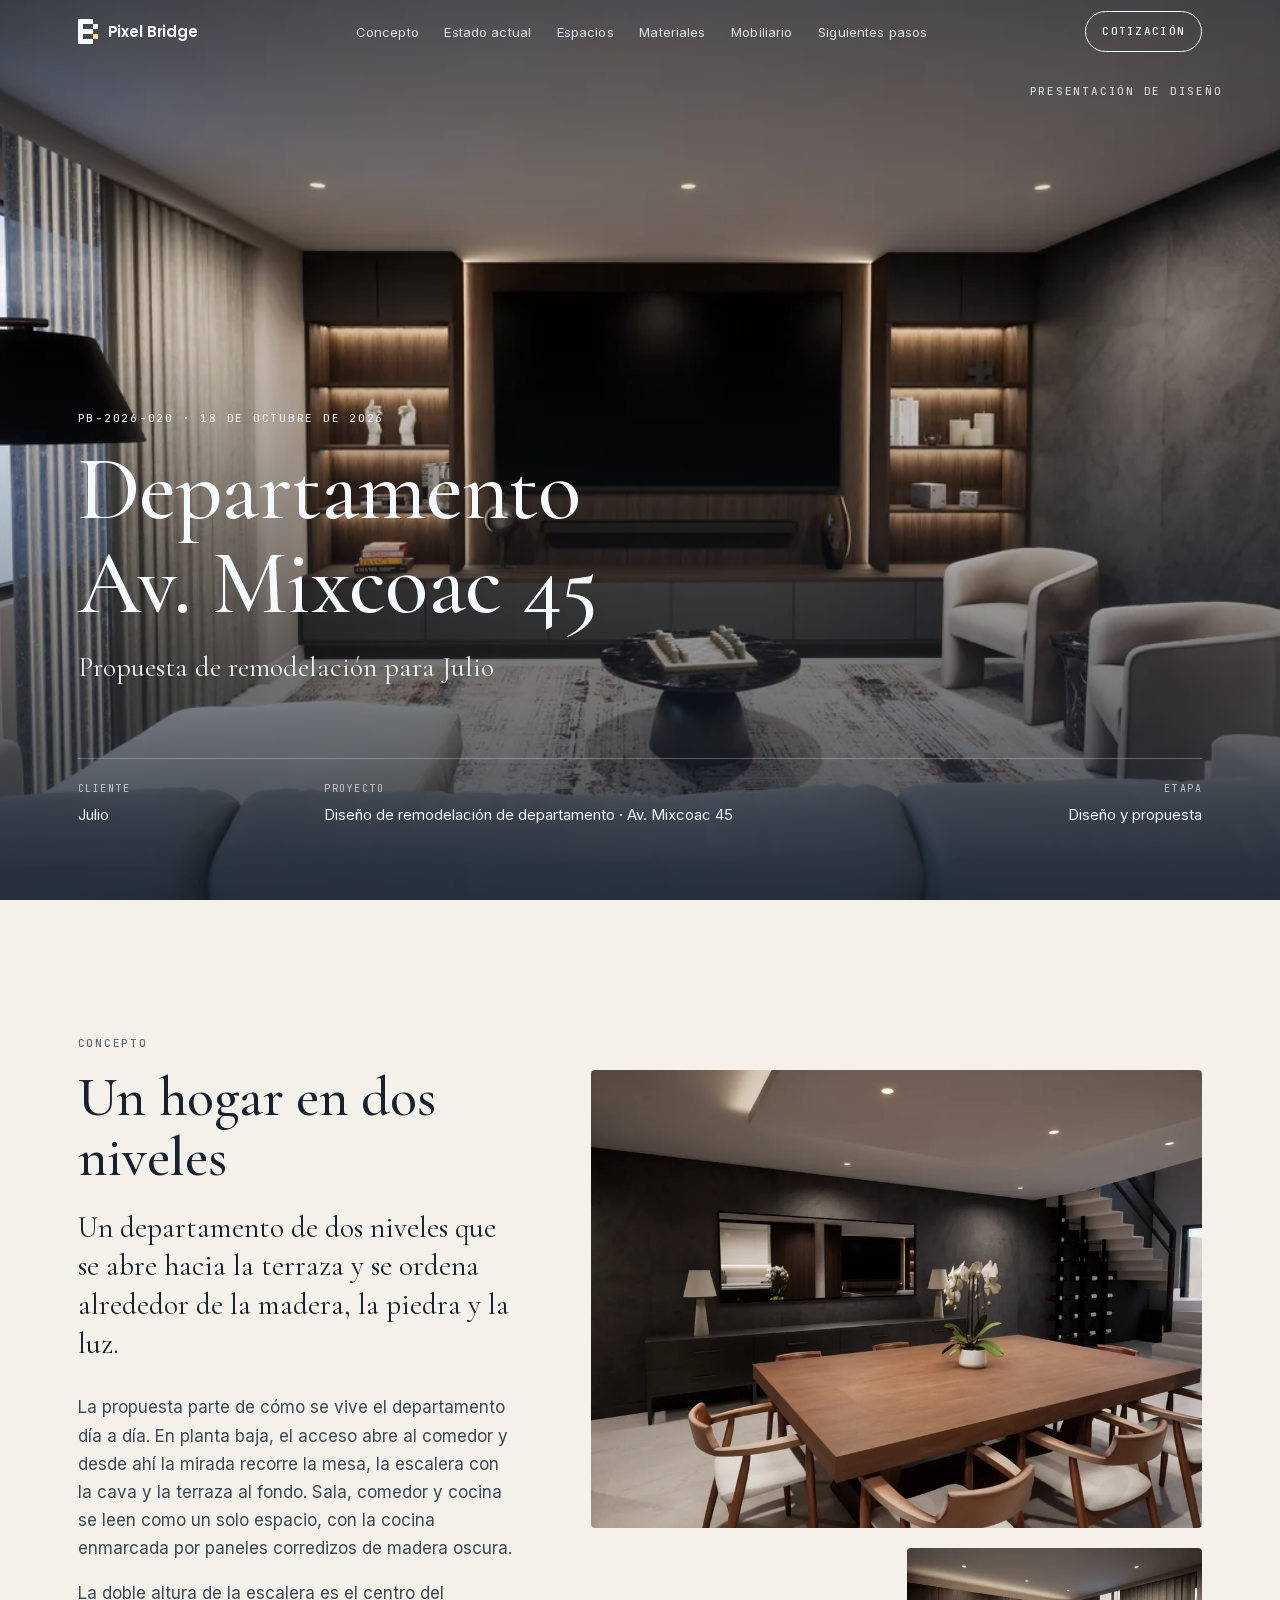
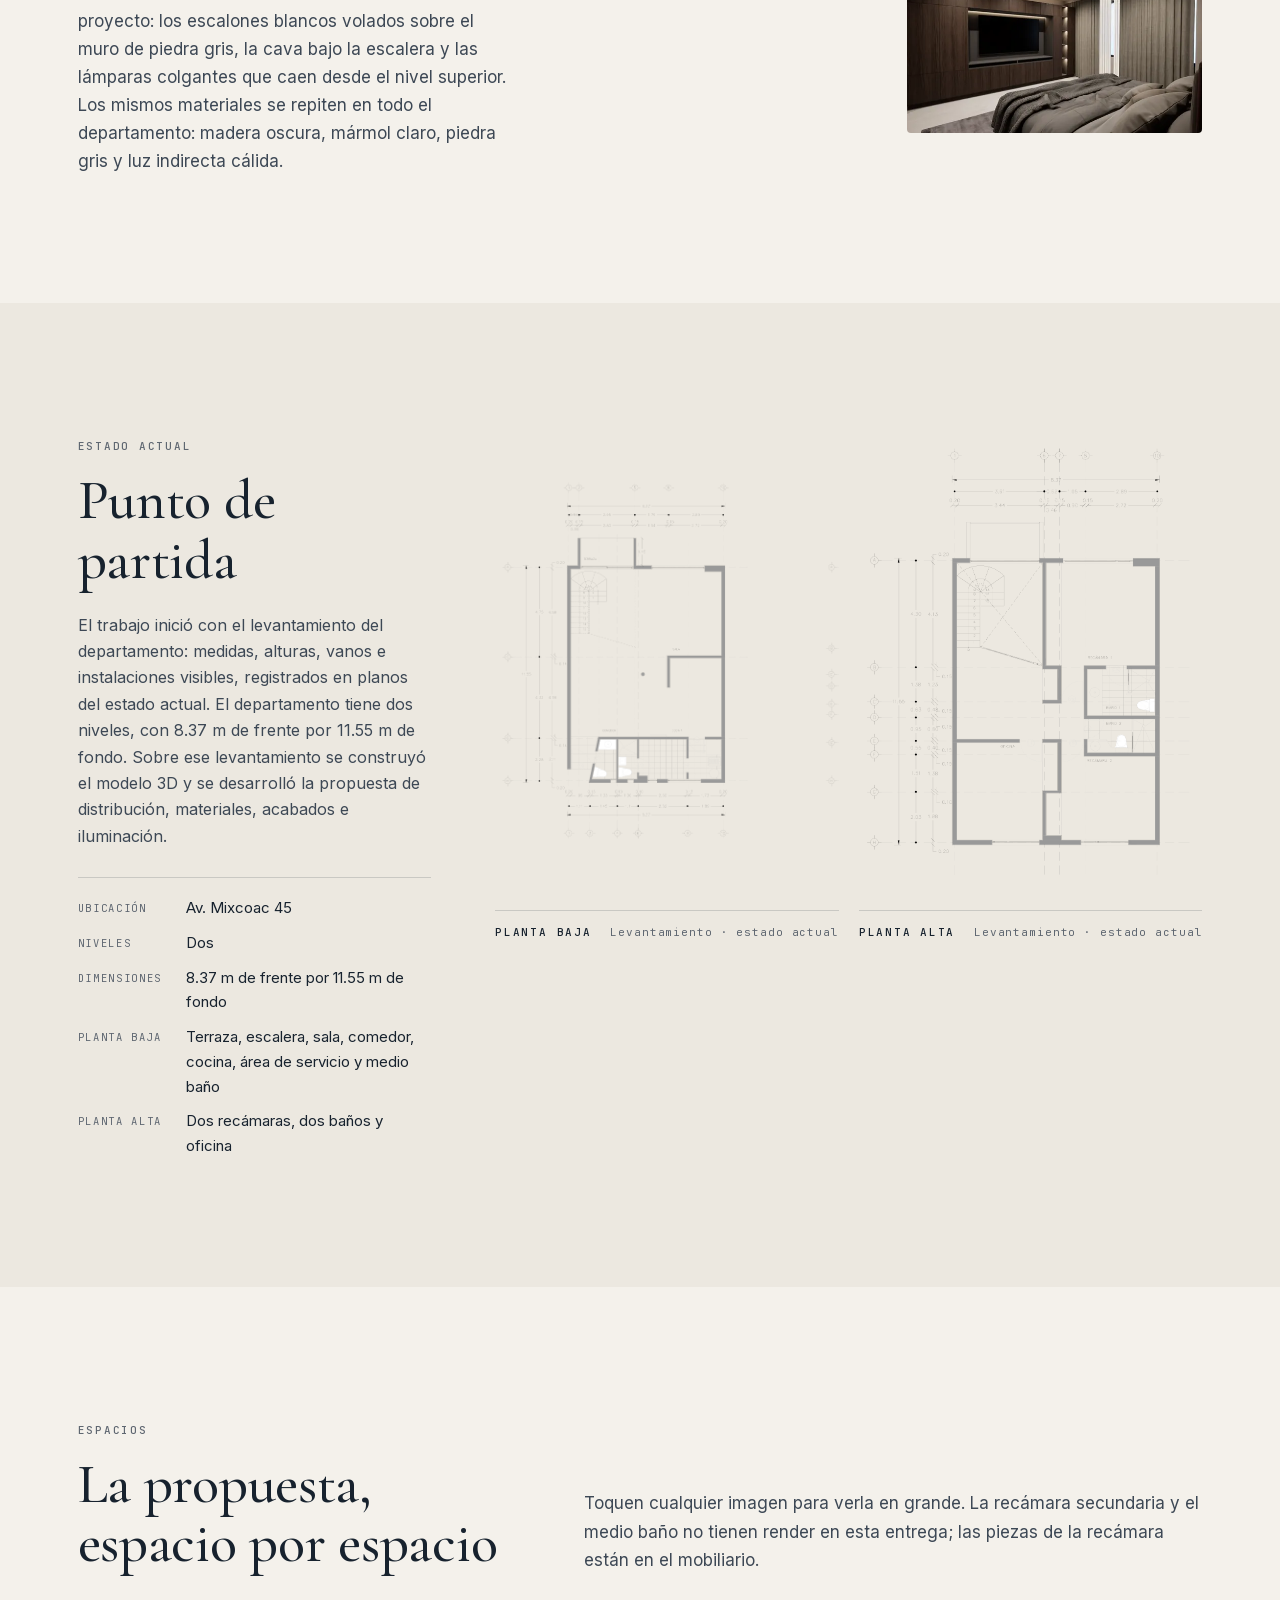
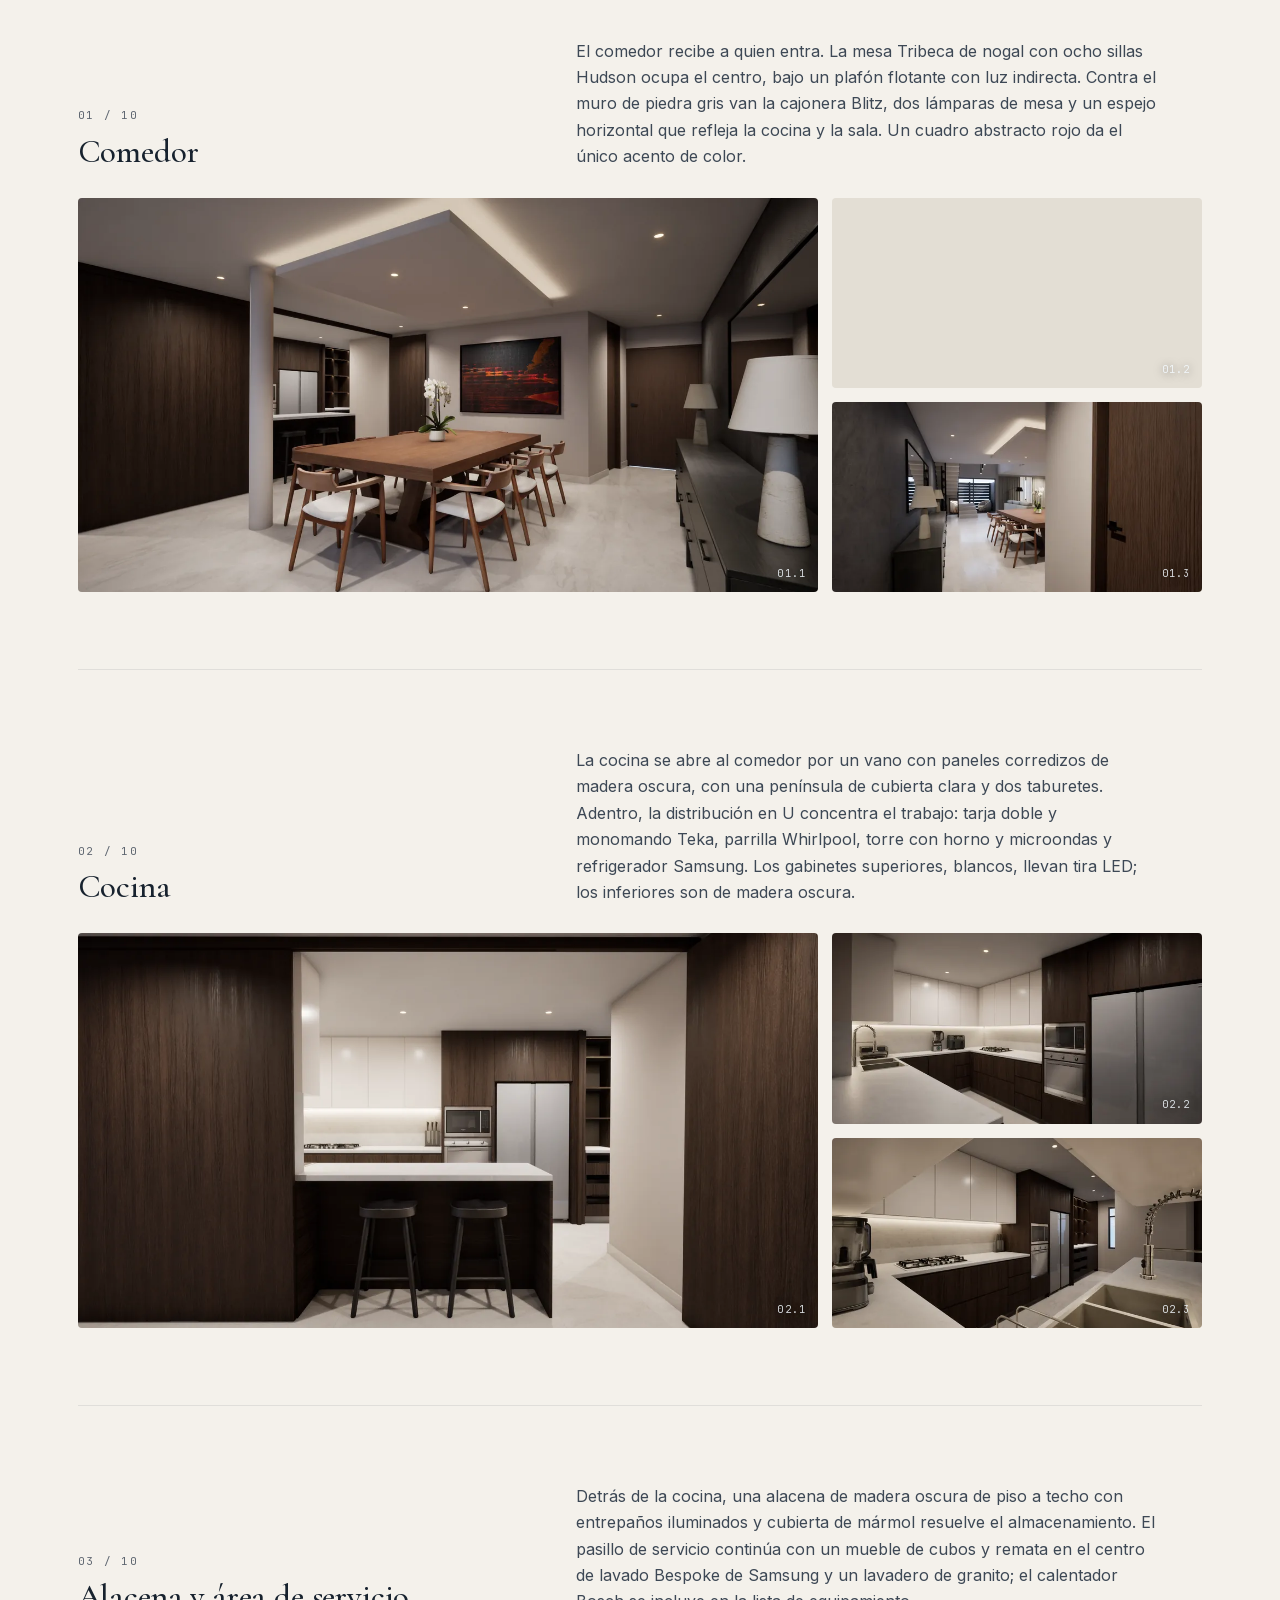
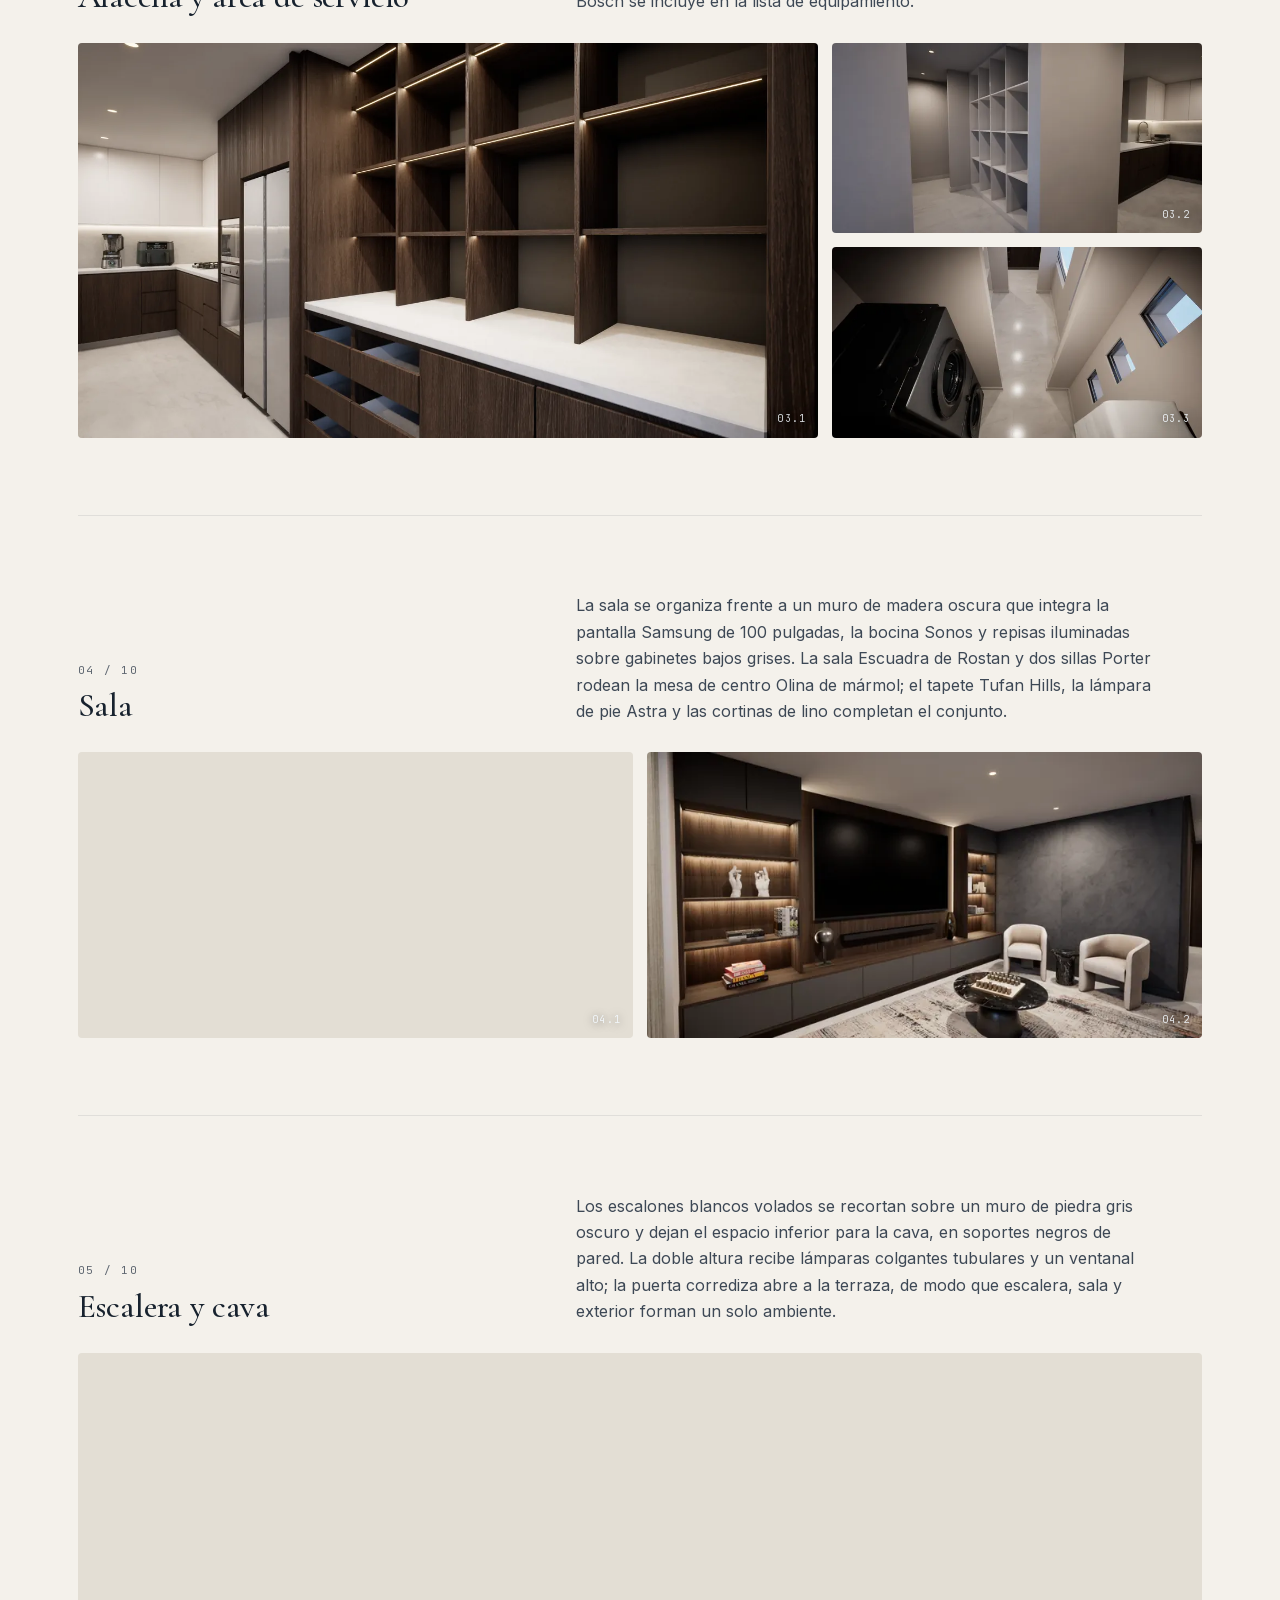
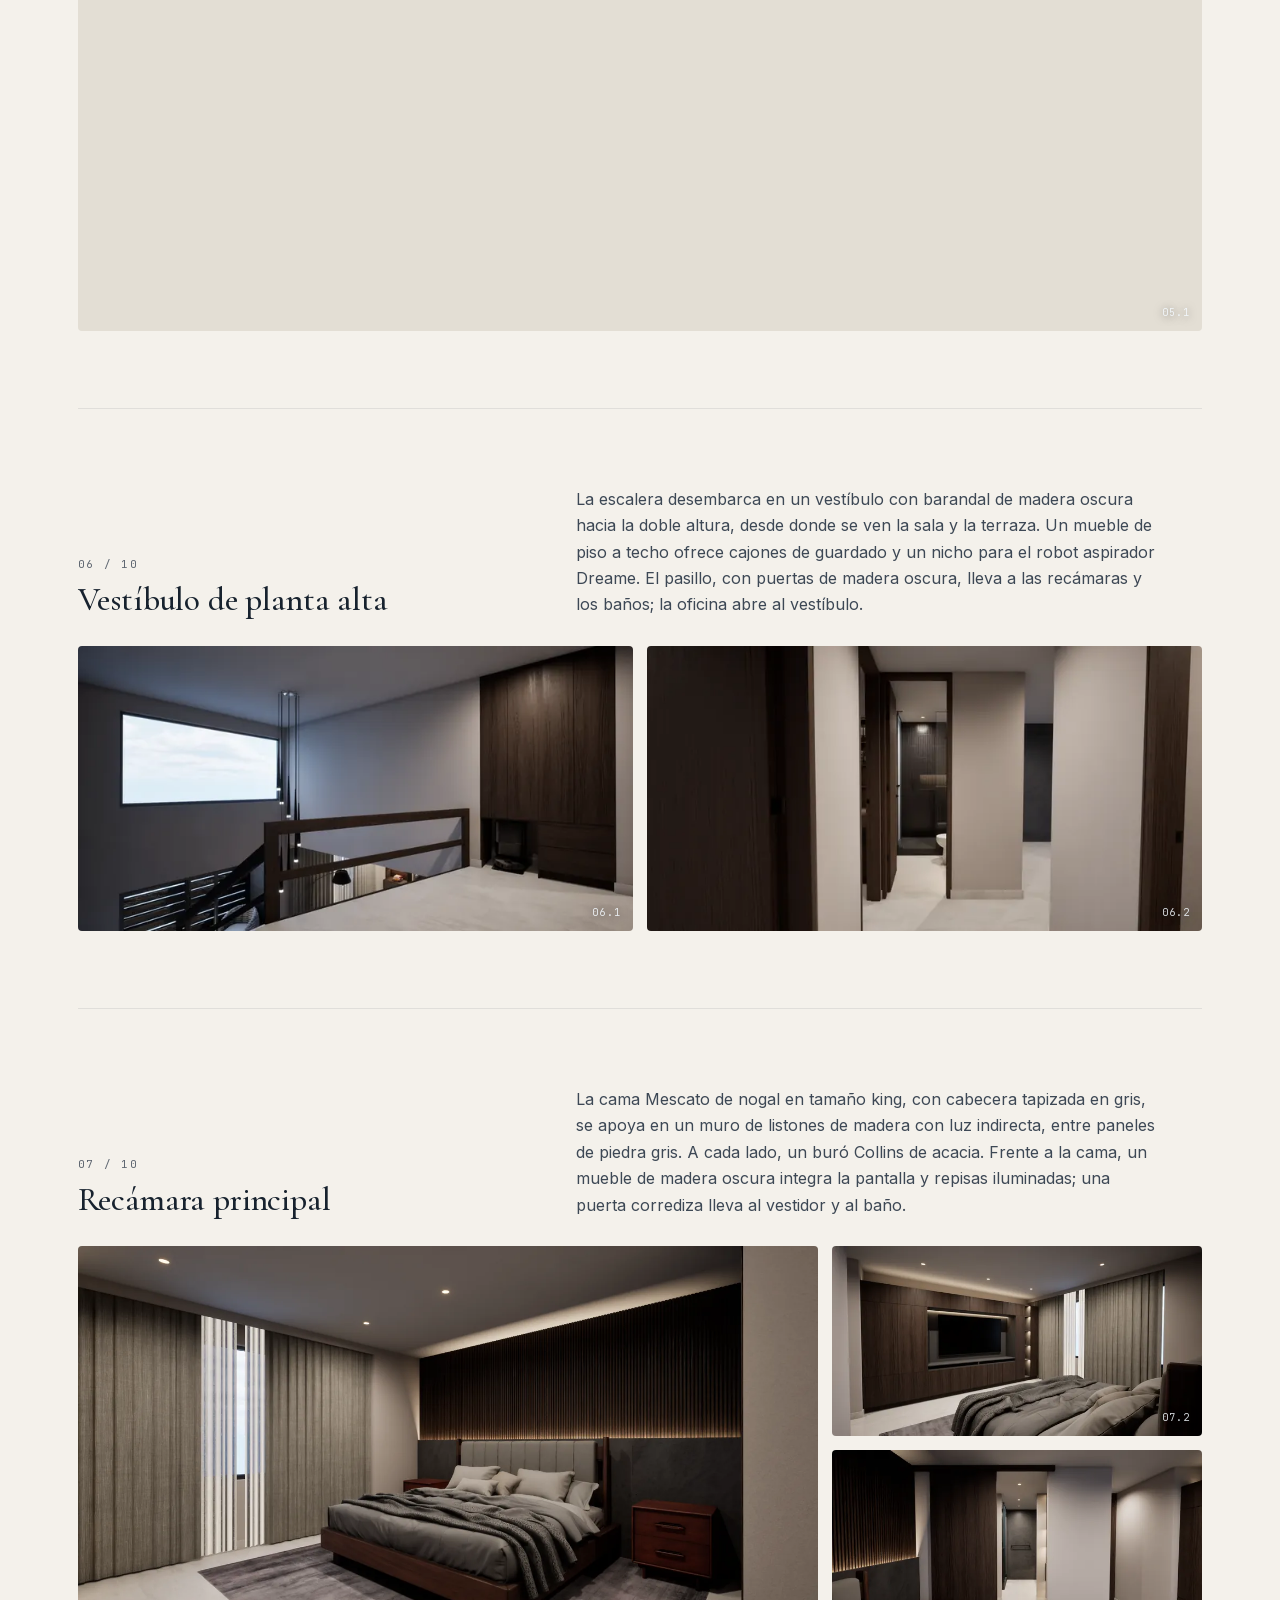
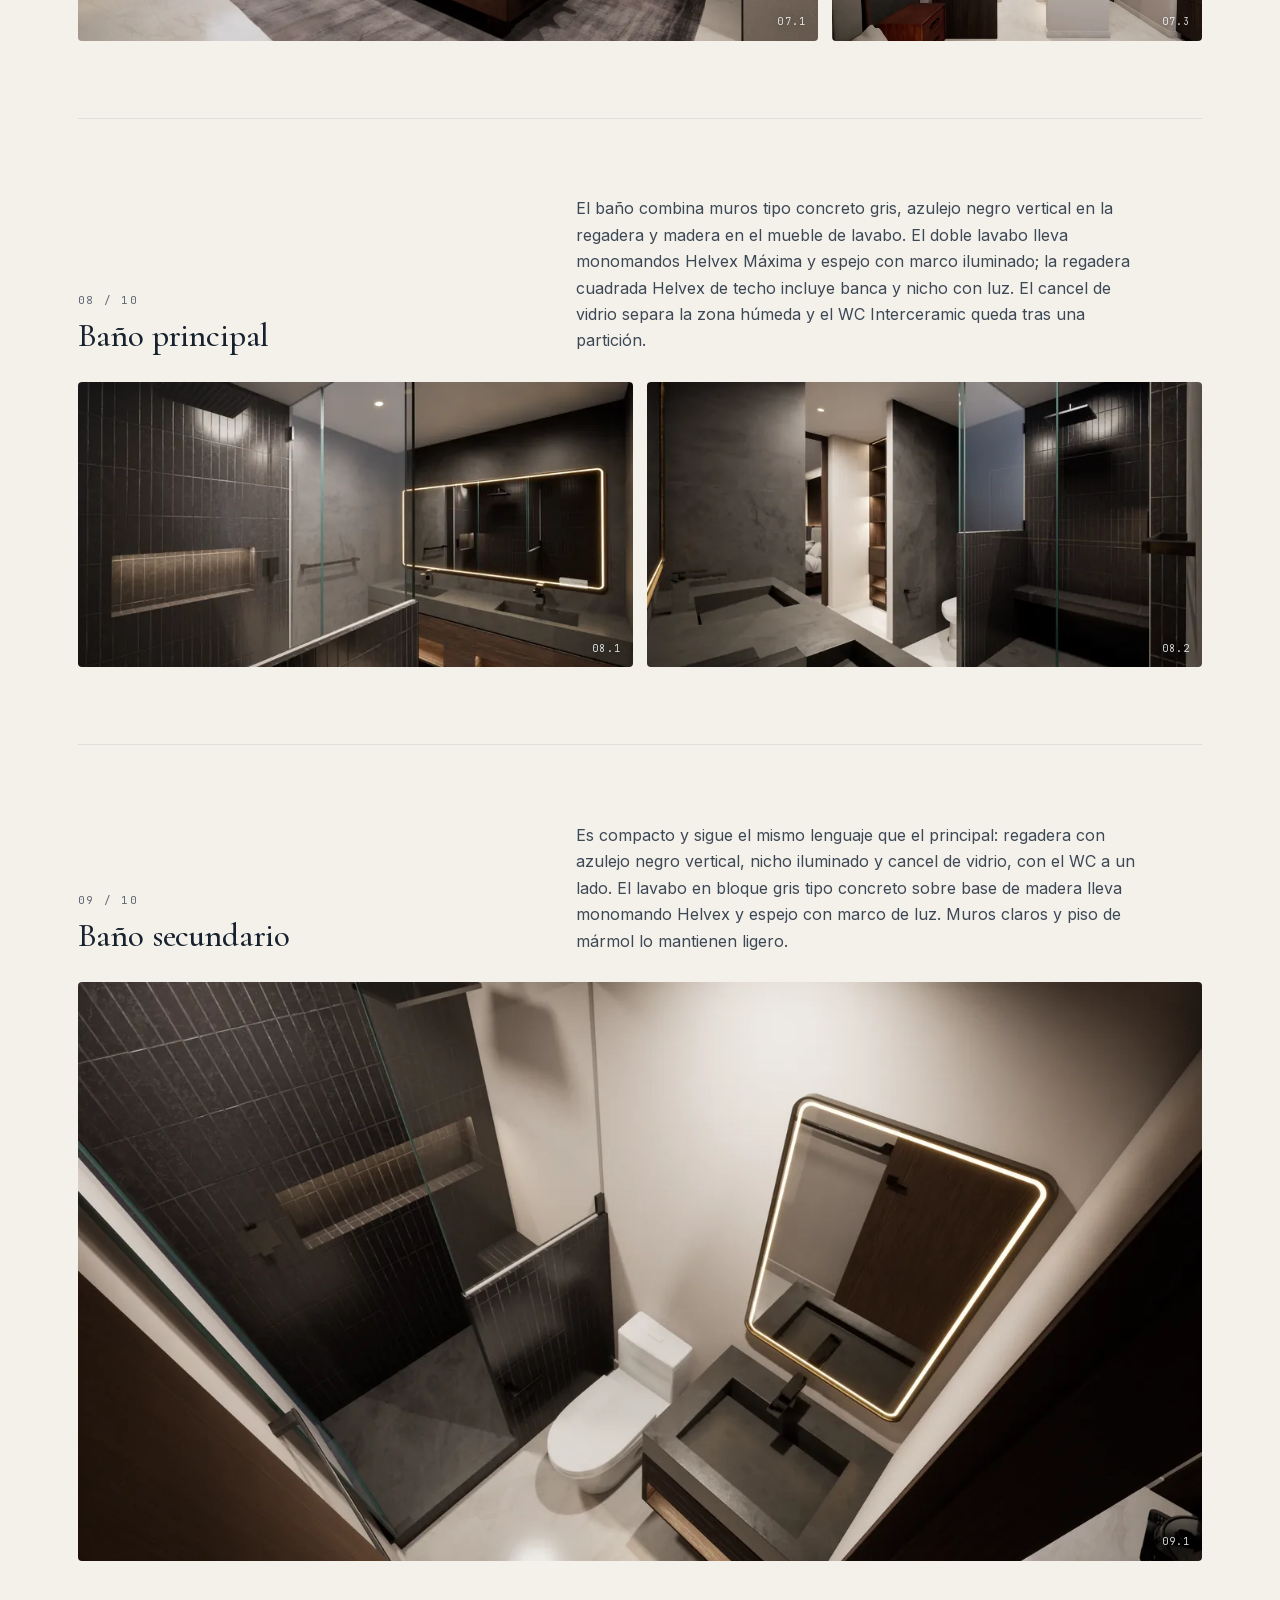
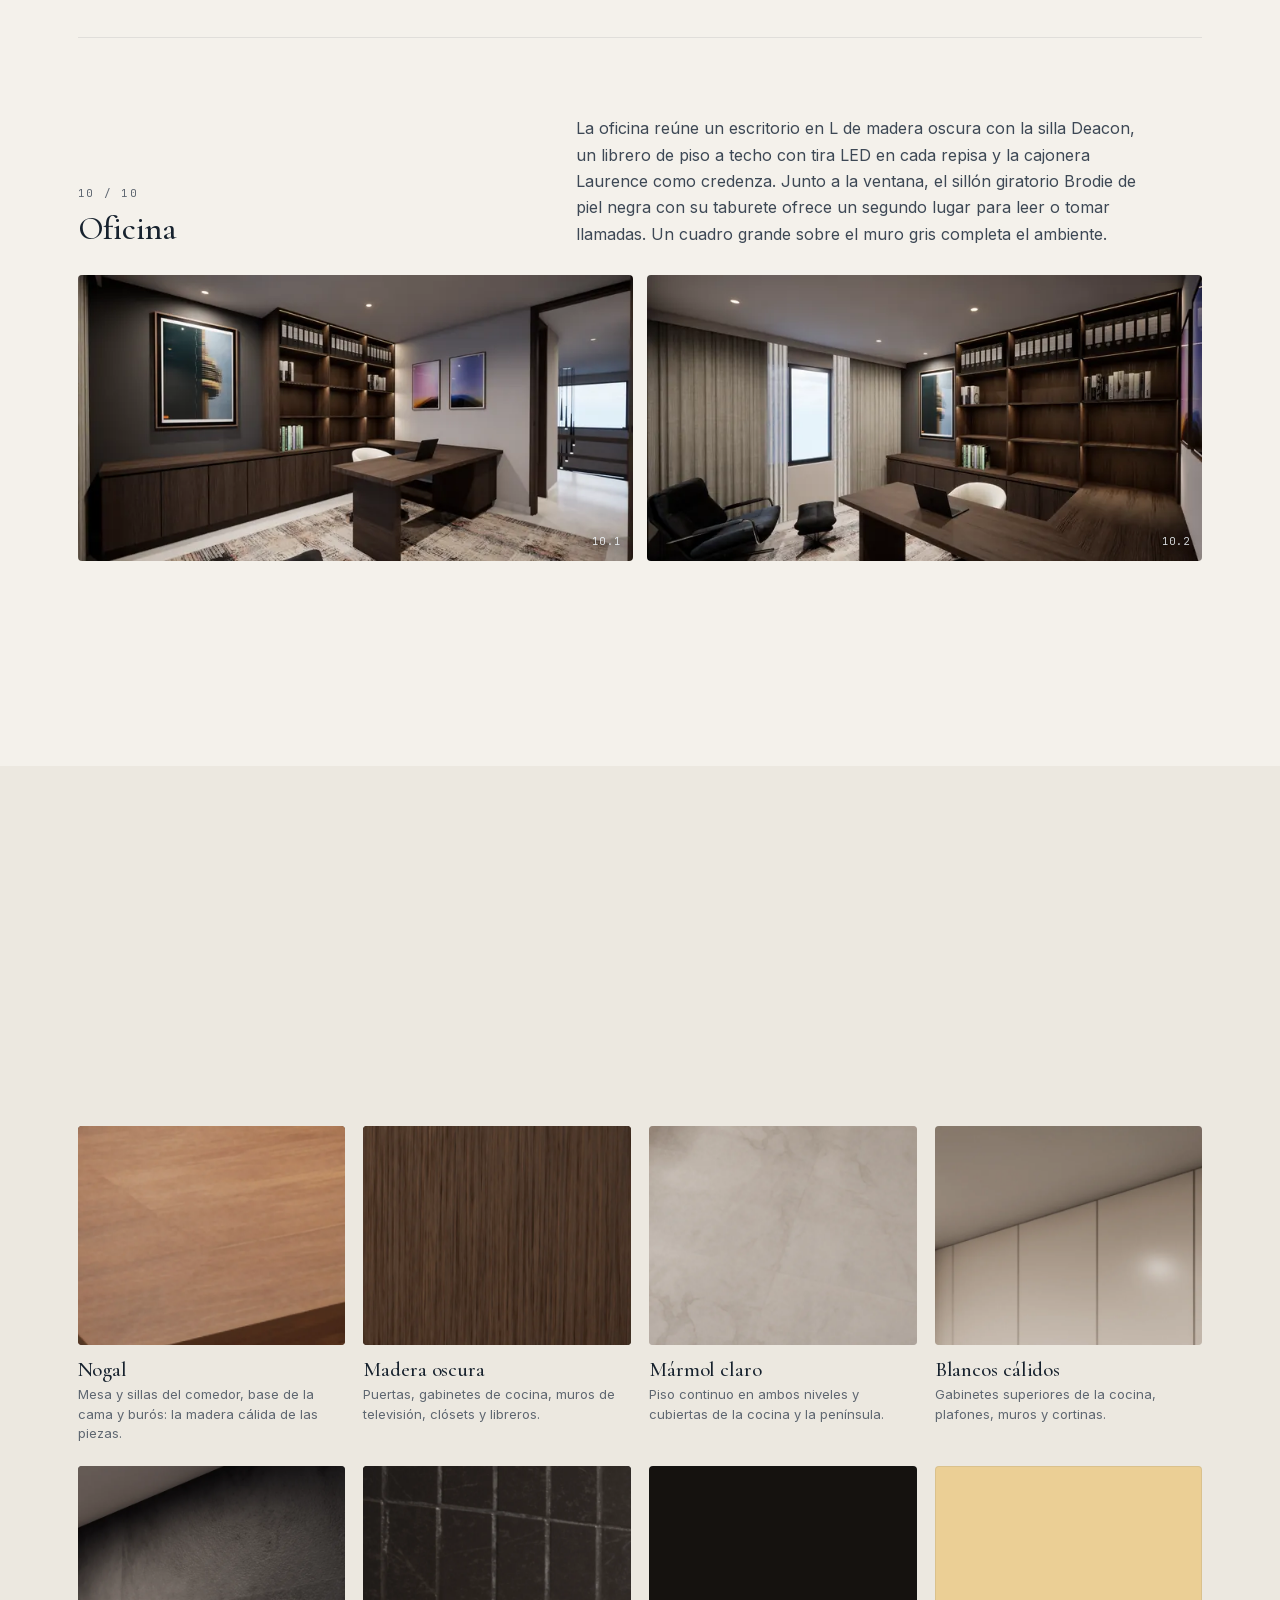
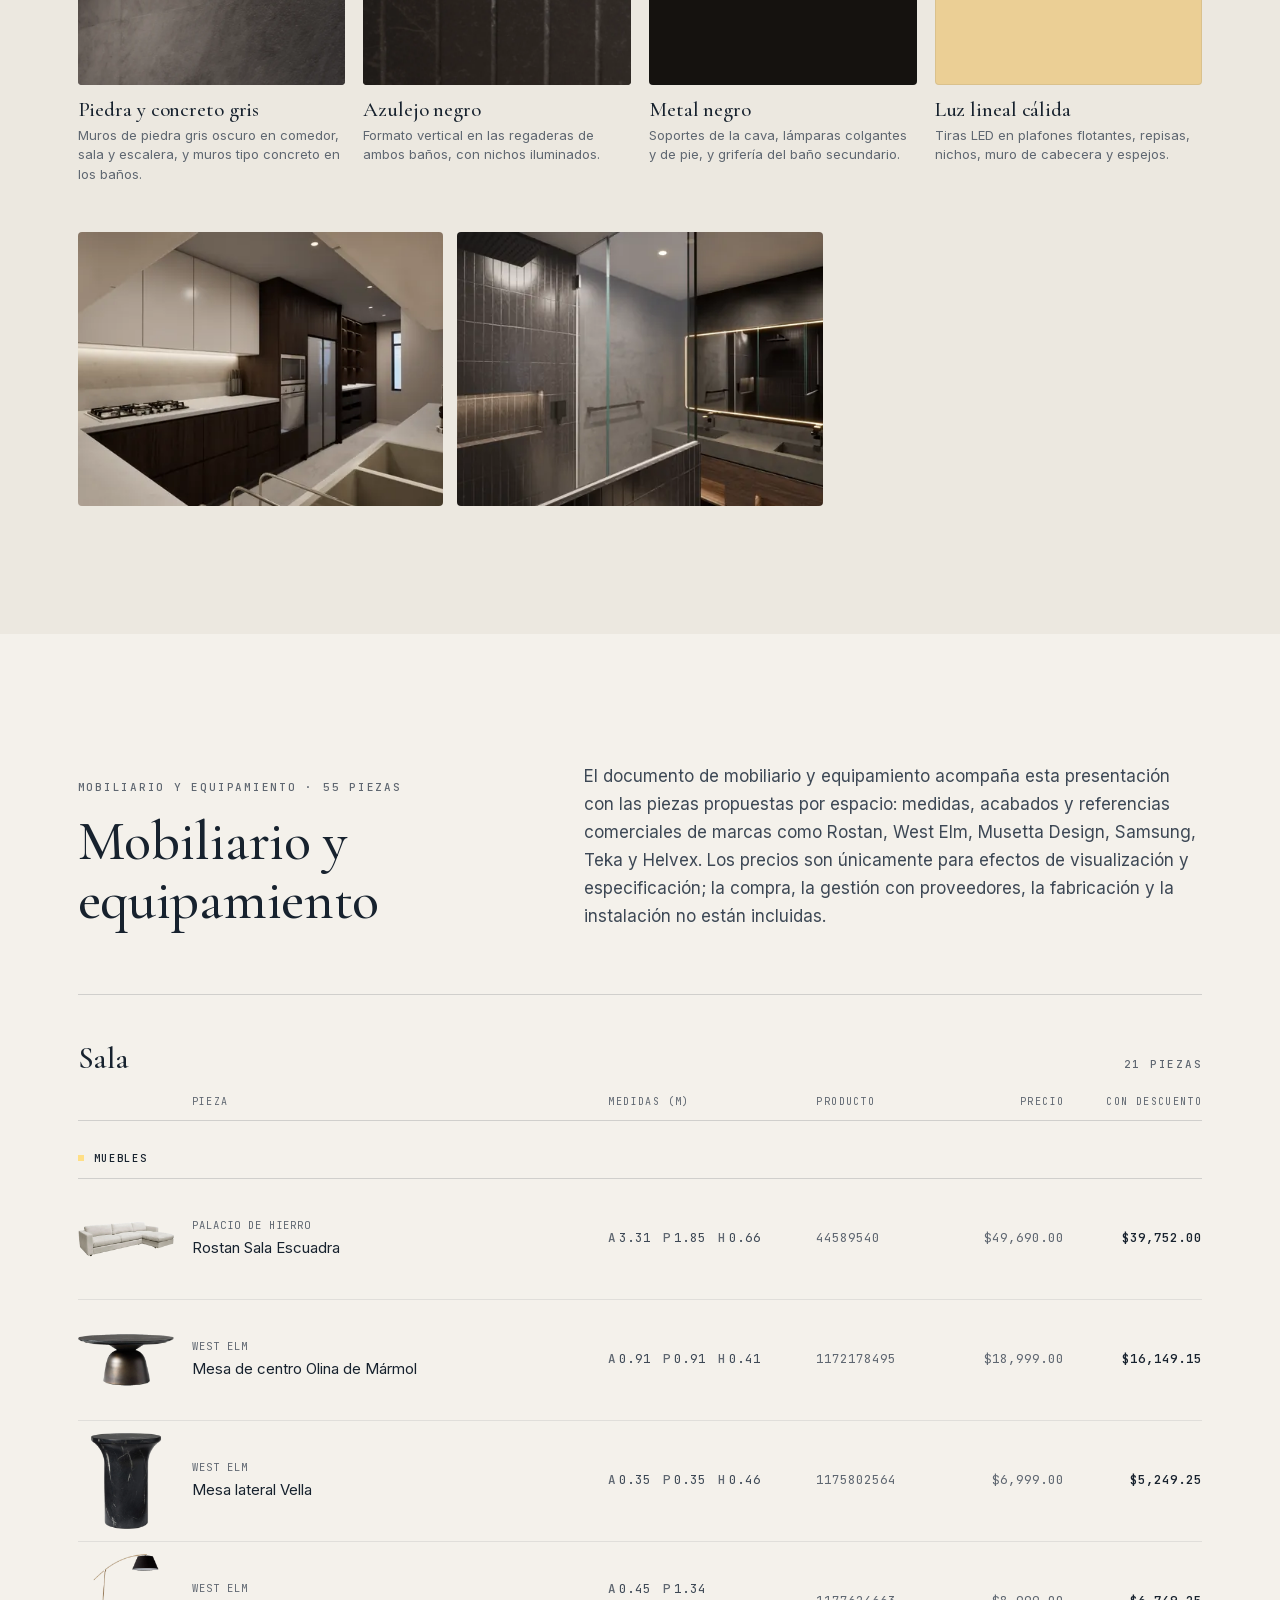
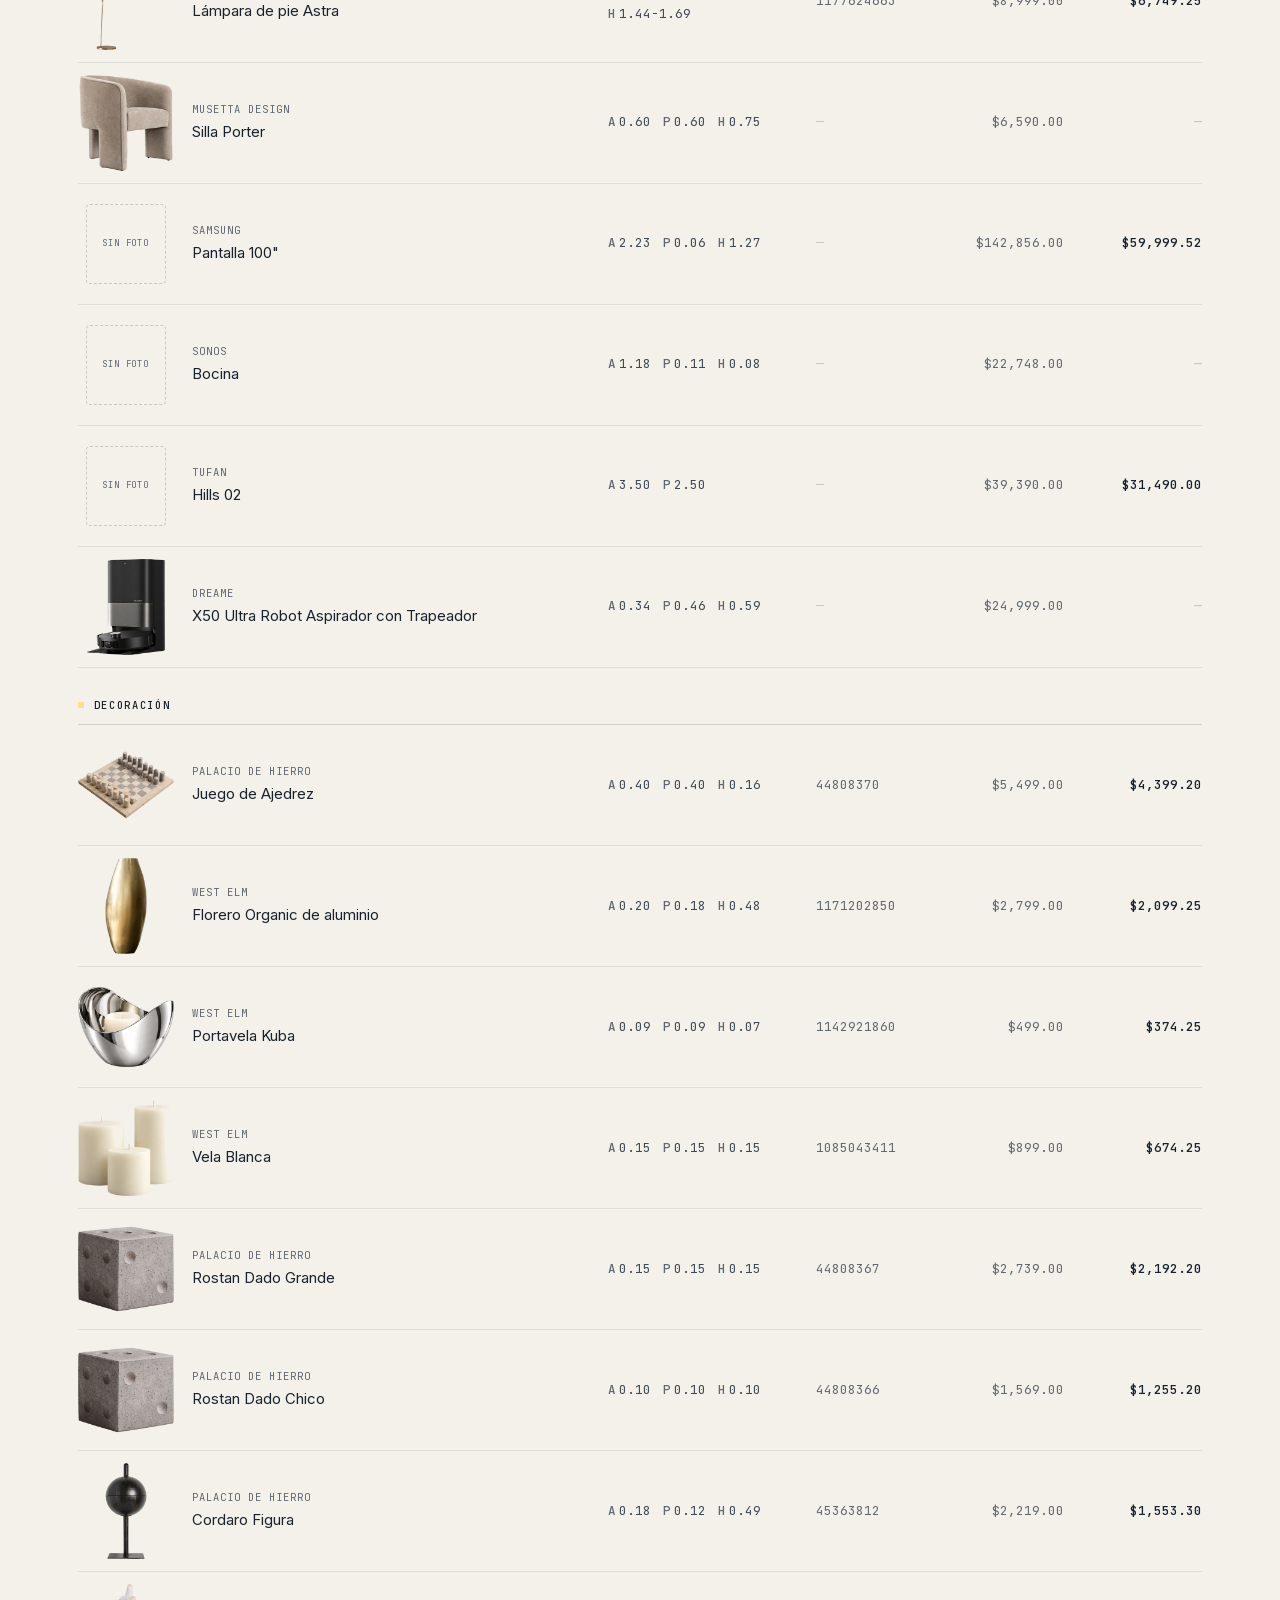
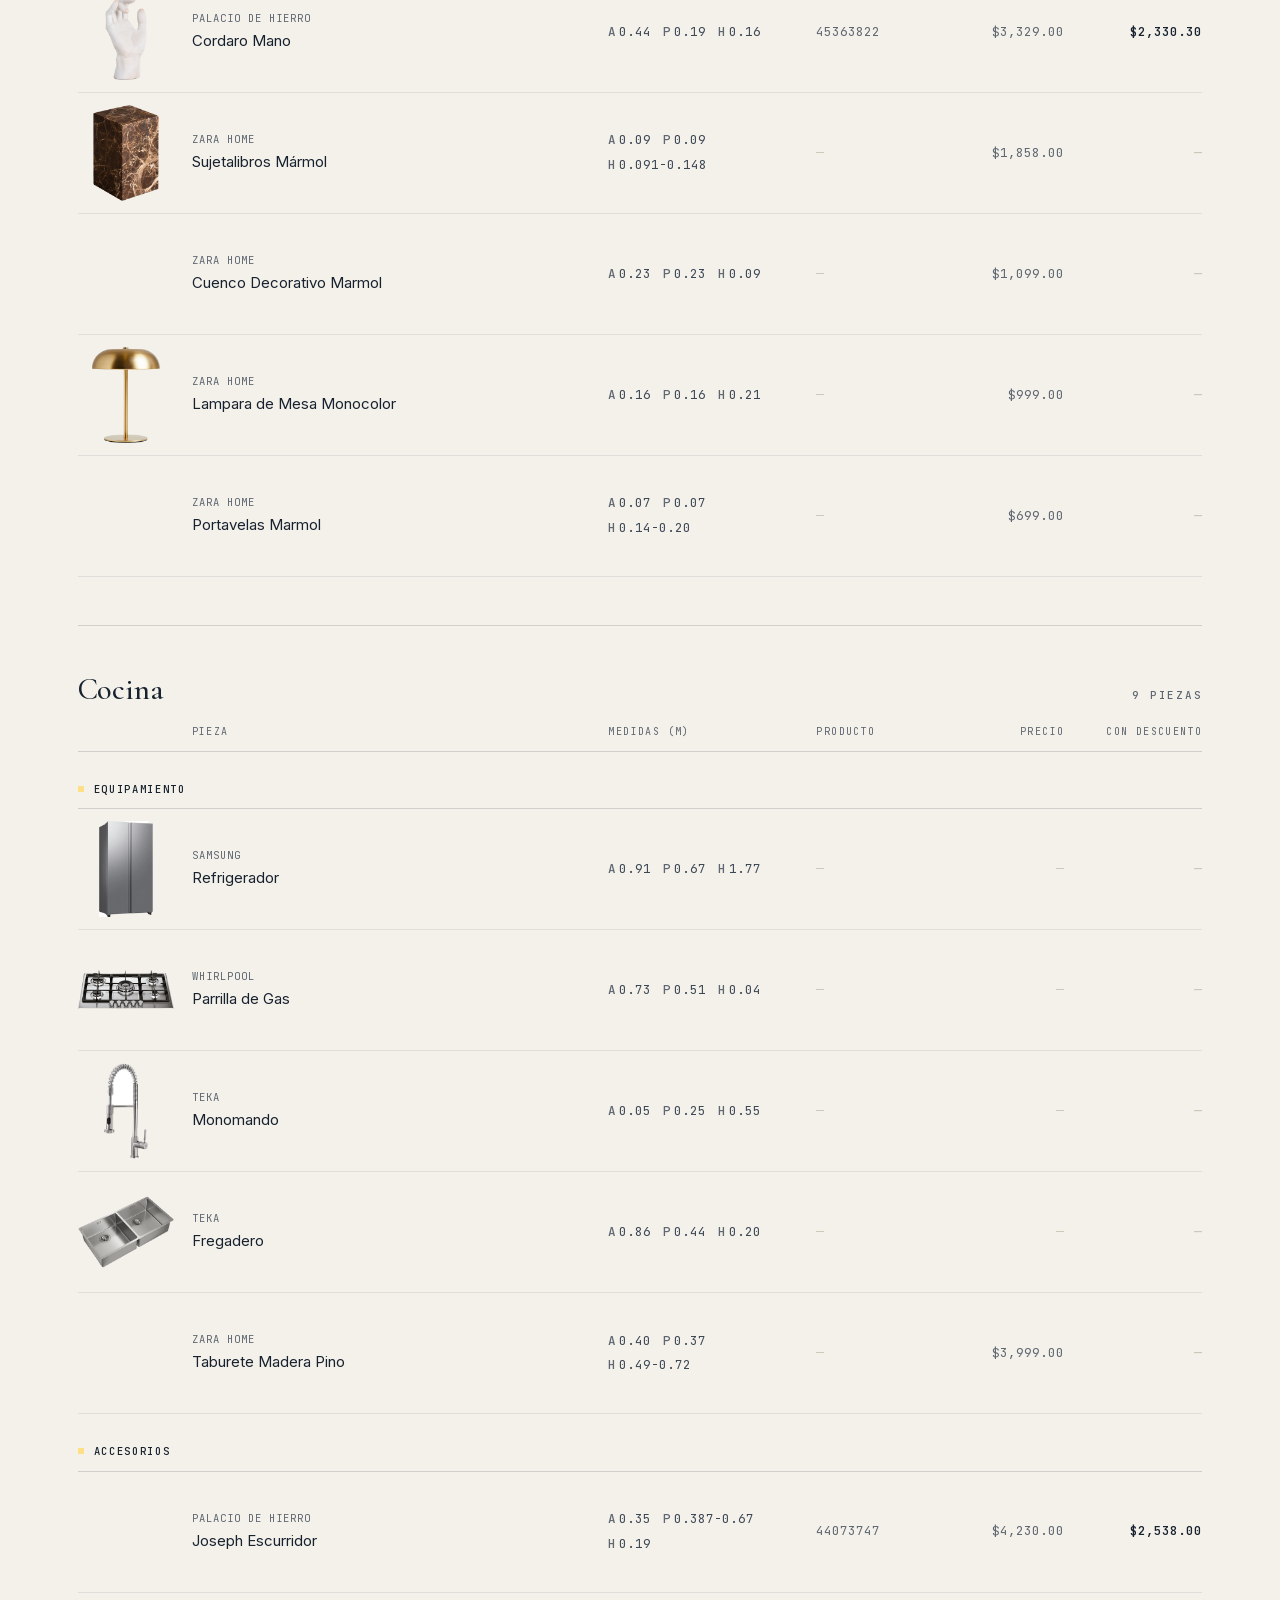
<file: index.html>
<!DOCTYPE html>
<html lang="es-MX">
<head>
<meta charset="utf-8">
<meta name="viewport" content="width=device-width, initial-scale=1">
<title>Departamento Av. Mixcoac 45 · Presentación de diseño · Pixel Bridge</title>
<meta name="description" content="Propuesta de remodelación para Julio">
<meta name="robots" content="noindex, nofollow">
<meta name="theme-color" content="#17222E">
<link rel="icon" href="assets/marca/favicon.svg" type="image/svg+xml">
<link rel="icon" href="assets/marca/favicon-64.png" sizes="64x64" type="image/png">
<link rel="apple-touch-icon" href="assets/marca/apple-touch-icon.png">
<meta property="og:type" content="website">
<meta property="og:locale" content="es_MX">
<meta property="og:site_name" content="Pixel Bridge">
<meta property="og:title" content="Departamento Av. Mixcoac 45 · Presentación de diseño · Pixel Bridge">
<meta property="og:description" content="Propuesta de remodelación para Julio">
<meta property="og:url" content="https://c-augustoalvarado.github.io/propuesta-av-mixcoac/index.html">
<meta property="og:image" content="https://c-augustoalvarado.github.io/propuesta-av-mixcoac/preview.jpg">
<meta property="og:image:width" content="1200">
<meta property="og:image:height" content="630">
<meta name="twitter:card" content="summary_large_image">
<link rel="preload" href="assets/fuentes/cormorant-garamond-400.woff2" as="font" type="font/woff2" crossorigin>
<link rel="preload" href="assets/fuentes/inter-400.woff2" as="font" type="font/woff2" crossorigin>
<link rel="stylesheet" href="css/fuentes.css">
<link rel="stylesheet" href="css/estilos.css">
</head>
<body>
<svg xmlns="http://www.w3.org/2000/svg" width="0" height="0" style="position:absolute" aria-hidden="true" focusable="false">
  <symbol id="marca" viewBox="0 0 4 5"><path fill="currentColor" d="M0 0h3v1H1v1h2v1H1v1h2v1H0z"/><path fill="currentColor" d="M3 1h1v1H3z"/><path fill="#FFDF86" d="M3 3h1v1H3z"/></symbol>
</svg>
<header class="barra">
  <div class="contenedor barra__interior">
    <a class="marca" href="index.html" aria-label="Pixel Bridge, inicio de la presentación"><svg class="marca__icono" viewBox="0 0 4 5" aria-hidden="true"><use href="#marca"/></svg><span class="marca__nombre">Pixel Bridge</span></a>
    <nav aria-label="Secciones">
      <ul class="barra__enlaces">
        <li><a href="index.html#concepto">Concepto</a></li>
        <li><a href="index.html#estado-actual">Estado actual</a></li>
        <li><a href="index.html#espacios">Espacios</a></li>
        <li><a href="index.html#materiales">Materiales</a></li>
        <li><a href="index.html#mobiliario">Mobiliario</a></li>
        <li><a href="index.html#siguientes-pasos">Siguientes pasos</a></li>
      </ul>
    </nav>
    <div style="display:flex;align-items:center;gap:8px">
      <a class="barra__boton" href="cotizacion.html">Cotización</a>
      <button class="barra__menu" type="button" aria-label="Abrir menú" aria-expanded="false"><span></span></button>
    </div>
  </div>
</header>
<main>
<section class="portada" id="inicio">
  <div class="portada__imagen">
    <img src="assets/img/renders/render-10-2400.webp" srcset="assets/img/renders/render-10-700.webp 700w, assets/img/renders/render-10-1400.webp 1400w, assets/img/renders/render-10-2400.webp 2400w" sizes="100vw" alt="Render de la sala: sofá en escuadra frente al muro de televisión en madera oscura con repisas iluminadas" fetchpriority="high" decoding="async">
  </div>
  <div class="portada__velo" aria-hidden="true"></div>
  <div class="portada__arriba"><span class="etiqueta">Presentación de diseño</span></div>
  <div class="contenedor portada__contenido">
    <span class="etiqueta etiqueta--luz"><span style="white-space:nowrap">PB-2026-020</span> · 18 de octubre de 2026</span>
    <h1>Departamento Av. Mixcoac 45</h1>
    <p class="portada__sub">Propuesta de remodelación para Julio</p>
    <dl class="portada__ficha">
      <div><dt>Cliente</dt><dd>Julio</dd></div>
      <div><dt>Proyecto</dt><dd>Diseño de remodelación de departamento · Av. Mixcoac 45</dd></div>
      <div><dt>Etapa</dt><dd>Diseño y propuesta</dd></div>
    </dl>
  </div>
</section>
<section class="seccion" id="concepto">
  <div class="contenedor concepto aparece">
    <div class="concepto__texto">
      <span class="etiqueta">Concepto</span>
      <h2 style="margin:14px 0 22px">Un hogar en dos niveles</h2>
      <p>Un departamento de dos niveles que se abre hacia la terraza y se ordena alrededor de la madera, la piedra y la luz.</p>
      <p>La propuesta parte de cómo se vive el departamento día a día. En planta baja, el acceso abre al comedor y desde ahí la mirada recorre la mesa, la escalera con la cava y la terraza al fondo. Sala, comedor y cocina se leen como un solo espacio, con la cocina enmarcada por paneles corredizos de madera oscura.</p>
<p>La doble altura de la escalera es el centro del proyecto: los escalones blancos volados sobre el muro de piedra gris, la cava bajo la escalera y las lámparas colgantes que caen desde el nivel superior. Los mismos materiales se repiten en todo el departamento: madera oscura, mármol claro, piedra gris y luz indirecta cálida.</p>
    </div>
    <div>
      <div class="concepto__imagen"><img src="assets/img/renders/render-03-1400.webp" srcset="assets/img/renders/render-03-700.webp 700w, assets/img/renders/render-03-1400.webp 1400w, assets/img/renders/render-03-2400.webp 2400w" sizes="(min-width: 820px) min(58vw, 720px), 100vw" alt="Render del comedor con la mesa de nogal, el muro de piedra gris y la escalera con la cava al fondo" loading="lazy" decoding="async"></div>
      <div class="concepto__fila"><div><img src="assets/img/renders/render-12-1400.webp" srcset="assets/img/renders/render-12-700.webp 700w, assets/img/renders/render-12-1400.webp 1400w, assets/img/renders/render-12-2400.webp 2400w" sizes="(min-width: 820px) min(29vw, 350px), 100vw" alt="Render de la doble altura: escalera de escalones volados, cava bajo la escalera y lámparas colgantes" loading="lazy" decoding="async"></div><div><img src="assets/img/renders/render-17-1400.webp" srcset="assets/img/renders/render-17-700.webp 700w, assets/img/renders/render-17-1400.webp 1400w, assets/img/renders/render-17-2400.webp 2400w" sizes="(min-width: 820px) min(29vw, 350px), 100vw" alt="Render de la recámara principal: muro de televisión en madera oscura frente a la cama" loading="lazy" decoding="async"></div></div>
    </div>
  </div>
</section>
<section class="seccion seccion--arena" id="estado-actual">
  <div class="contenedor estado aparece">
    <div>
      <span class="etiqueta">Estado actual</span>
      <h2 style="margin-top:14px">Punto de partida</h2>
      <div class="texto" style="margin-top:22px"><p>El trabajo inició con el levantamiento del departamento: medidas, alturas, vanos e instalaciones visibles, registrados en planos del estado actual. El departamento tiene dos niveles, con 8.37 m de frente por 11.55 m de fondo. Sobre ese levantamiento se construyó el modelo 3D y se desarrolló la propuesta de distribución, materiales, acabados e iluminación.</p></div>
      <dl class="ficha">
        <dt>Ubicación</dt><dd>Av. Mixcoac 45</dd>
        <dt>Niveles</dt><dd>Dos</dd>
        <dt>Dimensiones</dt><dd>8.37 m de frente por 11.55 m de fondo</dd>
        <dt>Planta baja</dt><dd>Terraza, escalera, sala, comedor, cocina, área de servicio y medio baño</dd>
        <dt>Planta alta</dt><dd>Dos recámaras, dos baños y oficina</dd>
      </dl>
    </div>
    <div class="planos">
      <figure class="plano plano--baja" style="margin:0">
        <img src="assets/img/planos/planta-baja.webp" alt="Plano del estado actual de la planta baja: terraza, escalera, sala, comedor, cocina, área de servicio y medio baño" loading="lazy" decoding="async" width="1434" height="1569">
        <figcaption><span class="etiqueta etiqueta--tinta">Planta baja</span><span>Levantamiento · estado actual</span></figcaption>
      </figure>
      <figure class="plano plano--alta" style="margin:0">
        <img src="assets/img/planos/planta-alta.webp" alt="Plano del estado actual de la planta alta: escalera, dos recámaras, dos baños y oficina" loading="lazy" decoding="async" width="1002" height="1362">
        <figcaption><span class="etiqueta etiqueta--tinta">Planta alta</span><span>Levantamiento · estado actual</span></figcaption>
      </figure>
    </div>
  </div>
</section>
<section class="seccion" id="espacios">
  <div class="contenedor">
    <div class="cabecera aparece">
      <div><span class="etiqueta">Espacios</span><h2>La propuesta, espacio por espacio</h2></div>
      <div class="texto"><p>Toquen cualquier imagen para verla en grande. La recámara secundaria y el medio baño no tienen render en esta entrega; las piezas de la recámara están en el mobiliario.</p></div>
    </div>
    <article class="espacio aparece" id="comedor">
      <div class="espacio__cabecera">
        <div>
          <div class="espacio__numero">01 / 10</div>
          <h3>Comedor</h3>
        </div>
        <p>El comedor recibe a quien entra. La mesa Tribeca de nogal con ocho sillas Hudson ocupa el centro, bajo un plafón flotante con luz indirecta. Contra el muro de piedra gris van la cajonera Blitz, dos lámparas de mesa y un espejo horizontal que refleja la cocina y la sala. Un cuadro abstracto rojo da el único acento de color.</p>
      </div>
      <div class="galeria" data-n="3">
        <a class="galeria__pieza" href="assets/img/renders/render-02-2400.webp" data-grande="assets/img/renders/render-02-2400.webp" data-titulo="Comedor" data-indice="01.1">
          <img src="assets/img/renders/render-02-1400.webp" srcset="assets/img/renders/render-02-700.webp 700w, assets/img/renders/render-02-1400.webp 1400w, assets/img/renders/render-02-2400.webp 2400w" sizes="(min-width: 640px) min(62vw, 770px), 100vw" alt="Comedor, vista 1" loading="lazy" decoding="async">
        </a>
        <a class="galeria__pieza" href="assets/img/renders/render-03-2400.webp" data-grande="assets/img/renders/render-03-2400.webp" data-titulo="Comedor" data-indice="01.2">
          <img src="assets/img/renders/render-03-1400.webp" srcset="assets/img/renders/render-03-700.webp 700w, assets/img/renders/render-03-1400.webp 1400w, assets/img/renders/render-03-2400.webp 2400w" sizes="(min-width: 640px) min(31vw, 390px), 100vw" alt="Comedor, vista 2" loading="lazy" decoding="async">
        </a>
        <a class="galeria__pieza" href="assets/img/renders/render-01-2400.webp" data-grande="assets/img/renders/render-01-2400.webp" data-titulo="Comedor" data-indice="01.3">
          <img src="assets/img/renders/render-01-1400.webp" srcset="assets/img/renders/render-01-700.webp 700w, assets/img/renders/render-01-1400.webp 1400w, assets/img/renders/render-01-2400.webp 2400w" sizes="(min-width: 640px) min(31vw, 390px), 100vw" alt="Comedor, vista 3" loading="lazy" decoding="async">
        </a>
      </div>
    </article>
    <article class="espacio aparece" id="cocina">
      <div class="espacio__cabecera">
        <div>
          <div class="espacio__numero">02 / 10</div>
          <h3>Cocina</h3>
        </div>
        <p>La cocina se abre al comedor por un vano con paneles corredizos de madera oscura, con una península de cubierta clara y dos taburetes. Adentro, la distribución en U concentra el trabajo: tarja doble y monomando Teka, parrilla Whirlpool, torre con horno y microondas y refrigerador Samsung. Los gabinetes superiores, blancos, llevan tira LED; los inferiores son de madera oscura.</p>
      </div>
      <div class="galeria" data-n="3">
        <a class="galeria__pieza" href="assets/img/renders/render-04-2400.webp" data-grande="assets/img/renders/render-04-2400.webp" data-titulo="Cocina" data-indice="02.1">
          <img src="assets/img/renders/render-04-1400.webp" srcset="assets/img/renders/render-04-700.webp 700w, assets/img/renders/render-04-1400.webp 1400w, assets/img/renders/render-04-2400.webp 2400w" sizes="(min-width: 640px) min(62vw, 770px), 100vw" alt="Cocina, vista 1" loading="lazy" decoding="async">
        </a>
        <a class="galeria__pieza" href="assets/img/renders/render-05-2400.webp" data-grande="assets/img/renders/render-05-2400.webp" data-titulo="Cocina" data-indice="02.2">
          <img src="assets/img/renders/render-05-1400.webp" srcset="assets/img/renders/render-05-700.webp 700w, assets/img/renders/render-05-1400.webp 1400w, assets/img/renders/render-05-2400.webp 2400w" sizes="(min-width: 640px) min(31vw, 390px), 100vw" alt="Cocina, vista 2" loading="lazy" decoding="async">
        </a>
        <a class="galeria__pieza" href="assets/img/renders/render-06-2400.webp" data-grande="assets/img/renders/render-06-2400.webp" data-titulo="Cocina" data-indice="02.3">
          <img src="assets/img/renders/render-06-1400.webp" srcset="assets/img/renders/render-06-700.webp 700w, assets/img/renders/render-06-1400.webp 1400w, assets/img/renders/render-06-2400.webp 2400w" sizes="(min-width: 640px) min(31vw, 390px), 100vw" alt="Cocina, vista 3" loading="lazy" decoding="async">
        </a>
      </div>
    </article>
    <article class="espacio aparece" id="area-de-servicio">
      <div class="espacio__cabecera">
        <div>
          <div class="espacio__numero">03 / 10</div>
          <h3>Alacena y área de servicio</h3>
        </div>
        <p>Detrás de la cocina, una alacena de madera oscura de piso a techo con entrepaños iluminados y cubierta de mármol resuelve el almacenamiento. El pasillo de servicio continúa con un mueble de cubos y remata en el centro de lavado Bespoke de Samsung y un lavadero de granito; el calentador Bosch se incluye en la lista de equipamiento.</p>
      </div>
      <div class="galeria" data-n="3">
        <a class="galeria__pieza" href="assets/img/renders/render-07-2400.webp" data-grande="assets/img/renders/render-07-2400.webp" data-titulo="Alacena y área de servicio" data-indice="03.1">
          <img src="assets/img/renders/render-07-1400.webp" srcset="assets/img/renders/render-07-700.webp 700w, assets/img/renders/render-07-1400.webp 1400w, assets/img/renders/render-07-2400.webp 2400w" sizes="(min-width: 640px) min(62vw, 770px), 100vw" alt="Alacena y área de servicio, vista 1" loading="lazy" decoding="async">
        </a>
        <a class="galeria__pieza" href="assets/img/renders/render-08-2400.webp" data-grande="assets/img/renders/render-08-2400.webp" data-titulo="Alacena y área de servicio" data-indice="03.2">
          <img src="assets/img/renders/render-08-1400.webp" srcset="assets/img/renders/render-08-700.webp 700w, assets/img/renders/render-08-1400.webp 1400w, assets/img/renders/render-08-2400.webp 2400w" sizes="(min-width: 640px) min(31vw, 390px), 100vw" alt="Alacena y área de servicio, vista 2" loading="lazy" decoding="async">
        </a>
        <a class="galeria__pieza" href="assets/img/renders/render-09-2400.webp" data-grande="assets/img/renders/render-09-2400.webp" data-titulo="Alacena y área de servicio" data-indice="03.3">
          <img src="assets/img/renders/render-09-1400.webp" srcset="assets/img/renders/render-09-700.webp 700w, assets/img/renders/render-09-1400.webp 1400w, assets/img/renders/render-09-2400.webp 2400w" sizes="(min-width: 640px) min(31vw, 390px), 100vw" alt="Alacena y área de servicio, vista 3" loading="lazy" decoding="async">
        </a>
      </div>
    </article>
    <article class="espacio aparece" id="sala">
      <div class="espacio__cabecera">
        <div>
          <div class="espacio__numero">04 / 10</div>
          <h3>Sala</h3>
        </div>
        <p>La sala se organiza frente a un muro de madera oscura que integra la pantalla Samsung de 100 pulgadas, la bocina Sonos y repisas iluminadas sobre gabinetes bajos grises. La sala Escuadra de Rostan y dos sillas Porter rodean la mesa de centro Olina de mármol; el tapete Tufan Hills, la lámpara de pie Astra y las cortinas de lino completan el conjunto.</p>
      </div>
      <div class="galeria" data-n="2">
        <a class="galeria__pieza" href="assets/img/renders/render-10-2400.webp" data-grande="assets/img/renders/render-10-2400.webp" data-titulo="Sala" data-indice="04.1">
          <img src="assets/img/renders/render-10-1400.webp" srcset="assets/img/renders/render-10-700.webp 700w, assets/img/renders/render-10-1400.webp 1400w, assets/img/renders/render-10-2400.webp 2400w" sizes="(min-width: 640px) min(48vw, 600px), 100vw" alt="Sala, vista 1" loading="lazy" decoding="async">
        </a>
        <a class="galeria__pieza" href="assets/img/renders/render-11-2400.webp" data-grande="assets/img/renders/render-11-2400.webp" data-titulo="Sala" data-indice="04.2">
          <img src="assets/img/renders/render-11-1400.webp" srcset="assets/img/renders/render-11-700.webp 700w, assets/img/renders/render-11-1400.webp 1400w, assets/img/renders/render-11-2400.webp 2400w" sizes="(min-width: 640px) min(48vw, 600px), 100vw" alt="Sala, vista 2" loading="lazy" decoding="async">
        </a>
      </div>
    </article>
    <article class="espacio aparece" id="escalera">
      <div class="espacio__cabecera">
        <div>
          <div class="espacio__numero">05 / 10</div>
          <h3>Escalera y cava</h3>
        </div>
        <p>Los escalones blancos volados se recortan sobre un muro de piedra gris oscuro y dejan el espacio inferior para la cava, en soportes negros de pared. La doble altura recibe lámparas colgantes tubulares y un ventanal alto; la puerta corrediza abre a la terraza, de modo que escalera, sala y exterior forman un solo ambiente.</p>
      </div>
      <div class="galeria" data-n="1">
        <a class="galeria__pieza" href="assets/img/renders/render-12-2400.webp" data-grande="assets/img/renders/render-12-2400.webp" data-titulo="Escalera y cava" data-indice="05.1">
          <img src="assets/img/renders/render-12-1400.webp" srcset="assets/img/renders/render-12-700.webp 700w, assets/img/renders/render-12-1400.webp 1400w, assets/img/renders/render-12-2400.webp 2400w" sizes="min(92vw, 1180px)" alt="Escalera y cava, vista 1" loading="lazy" decoding="async">
        </a>
      </div>
    </article>
    <article class="espacio aparece" id="planta-alta">
      <div class="espacio__cabecera">
        <div>
          <div class="espacio__numero">06 / 10</div>
          <h3>Vestíbulo de planta alta</h3>
        </div>
        <p>La escalera desembarca en un vestíbulo con barandal de madera oscura hacia la doble altura, desde donde se ven la sala y la terraza. Un mueble de piso a techo ofrece cajones de guardado y un nicho para el robot aspirador Dreame. El pasillo, con puertas de madera oscura, lleva a las recámaras y los baños; la oficina abre al vestíbulo.</p>
      </div>
      <div class="galeria" data-n="2">
        <a class="galeria__pieza" href="assets/img/renders/render-13-2400.webp" data-grande="assets/img/renders/render-13-2400.webp" data-titulo="Vestíbulo de planta alta" data-indice="06.1">
          <img src="assets/img/renders/render-13-1400.webp" srcset="assets/img/renders/render-13-700.webp 700w, assets/img/renders/render-13-1400.webp 1400w, assets/img/renders/render-13-2400.webp 2400w" sizes="(min-width: 640px) min(48vw, 600px), 100vw" alt="Vestíbulo de planta alta, vista 1" loading="lazy" decoding="async">
        </a>
        <a class="galeria__pieza" href="assets/img/renders/render-14-2400.webp" data-grande="assets/img/renders/render-14-2400.webp" data-titulo="Vestíbulo de planta alta" data-indice="06.2">
          <img src="assets/img/renders/render-14-1400.webp" srcset="assets/img/renders/render-14-700.webp 700w, assets/img/renders/render-14-1400.webp 1400w, assets/img/renders/render-14-2400.webp 2400w" sizes="(min-width: 640px) min(48vw, 600px), 100vw" alt="Vestíbulo de planta alta, vista 2" loading="lazy" decoding="async">
        </a>
      </div>
    </article>
    <article class="espacio aparece" id="recamara-principal">
      <div class="espacio__cabecera">
        <div>
          <div class="espacio__numero">07 / 10</div>
          <h3>Recámara principal</h3>
        </div>
        <p>La cama Mescato de nogal en tamaño king, con cabecera tapizada en gris, se apoya en un muro de listones de madera con luz indirecta, entre paneles de piedra gris. A cada lado, un buró Collins de acacia. Frente a la cama, un mueble de madera oscura integra la pantalla y repisas iluminadas; una puerta corrediza lleva al vestidor y al baño.</p>
      </div>
      <div class="galeria" data-n="3">
        <a class="galeria__pieza" href="assets/img/renders/render-16-2400.webp" data-grande="assets/img/renders/render-16-2400.webp" data-titulo="Recámara principal" data-indice="07.1">
          <img src="assets/img/renders/render-16-1400.webp" srcset="assets/img/renders/render-16-700.webp 700w, assets/img/renders/render-16-1400.webp 1400w, assets/img/renders/render-16-2400.webp 2400w" sizes="(min-width: 640px) min(62vw, 770px), 100vw" alt="Recámara principal, vista 1" loading="lazy" decoding="async">
        </a>
        <a class="galeria__pieza" href="assets/img/renders/render-17-2400.webp" data-grande="assets/img/renders/render-17-2400.webp" data-titulo="Recámara principal" data-indice="07.2">
          <img src="assets/img/renders/render-17-1400.webp" srcset="assets/img/renders/render-17-700.webp 700w, assets/img/renders/render-17-1400.webp 1400w, assets/img/renders/render-17-2400.webp 2400w" sizes="(min-width: 640px) min(31vw, 390px), 100vw" alt="Recámara principal, vista 2" loading="lazy" decoding="async">
        </a>
        <a class="galeria__pieza" href="assets/img/renders/render-18-2400.webp" data-grande="assets/img/renders/render-18-2400.webp" data-titulo="Recámara principal" data-indice="07.3">
          <img src="assets/img/renders/render-18-1400.webp" srcset="assets/img/renders/render-18-700.webp 700w, assets/img/renders/render-18-1400.webp 1400w, assets/img/renders/render-18-2400.webp 2400w" sizes="(min-width: 640px) min(31vw, 390px), 100vw" alt="Recámara principal, vista 3" loading="lazy" decoding="async">
        </a>
      </div>
    </article>
    <article class="espacio aparece" id="bano-principal">
      <div class="espacio__cabecera">
        <div>
          <div class="espacio__numero">08 / 10</div>
          <h3>Baño principal</h3>
        </div>
        <p>El baño combina muros tipo concreto gris, azulejo negro vertical en la regadera y madera en el mueble de lavabo. El doble lavabo lleva monomandos Helvex Máxima y espejo con marco iluminado; la regadera cuadrada Helvex de techo incluye banca y nicho con luz. El cancel de vidrio separa la zona húmeda y el WC Interceramic queda tras una partición.</p>
      </div>
      <div class="galeria" data-n="2">
        <a class="galeria__pieza" href="assets/img/renders/render-19-2400.webp" data-grande="assets/img/renders/render-19-2400.webp" data-titulo="Baño principal" data-indice="08.1">
          <img src="assets/img/renders/render-19-1400.webp" srcset="assets/img/renders/render-19-700.webp 700w, assets/img/renders/render-19-1400.webp 1400w, assets/img/renders/render-19-2400.webp 2400w" sizes="(min-width: 640px) min(48vw, 600px), 100vw" alt="Baño principal, vista 1" loading="lazy" decoding="async">
        </a>
        <a class="galeria__pieza" href="assets/img/renders/render-20-2400.webp" data-grande="assets/img/renders/render-20-2400.webp" data-titulo="Baño principal" data-indice="08.2">
          <img src="assets/img/renders/render-20-1400.webp" srcset="assets/img/renders/render-20-700.webp 700w, assets/img/renders/render-20-1400.webp 1400w, assets/img/renders/render-20-2400.webp 2400w" sizes="(min-width: 640px) min(48vw, 600px), 100vw" alt="Baño principal, vista 2" loading="lazy" decoding="async">
        </a>
      </div>
    </article>
    <article class="espacio aparece" id="bano-secundario">
      <div class="espacio__cabecera">
        <div>
          <div class="espacio__numero">09 / 10</div>
          <h3>Baño secundario</h3>
        </div>
        <p>Es compacto y sigue el mismo lenguaje que el principal: regadera con azulejo negro vertical, nicho iluminado y cancel de vidrio, con el WC a un lado. El lavabo en bloque gris tipo concreto sobre base de madera lleva monomando Helvex y espejo con marco de luz. Muros claros y piso de mármol lo mantienen ligero.</p>
      </div>
      <div class="galeria" data-n="1">
        <a class="galeria__pieza" href="assets/img/renders/render-15-2400.webp" data-grande="assets/img/renders/render-15-2400.webp" data-titulo="Baño secundario" data-indice="09.1">
          <img src="assets/img/renders/render-15-1400.webp" srcset="assets/img/renders/render-15-700.webp 700w, assets/img/renders/render-15-1400.webp 1400w, assets/img/renders/render-15-2400.webp 2400w" sizes="min(92vw, 1180px)" alt="Baño secundario, vista 1" loading="lazy" decoding="async">
        </a>
      </div>
    </article>
    <article class="espacio aparece" id="oficina">
      <div class="espacio__cabecera">
        <div>
          <div class="espacio__numero">10 / 10</div>
          <h3>Oficina</h3>
        </div>
        <p>La oficina reúne un escritorio en L de madera oscura con la silla Deacon, un librero de piso a techo con tira LED en cada repisa y la cajonera Laurence como credenza. Junto a la ventana, el sillón giratorio Brodie de piel negra con su taburete ofrece un segundo lugar para leer o tomar llamadas. Un cuadro grande sobre el muro gris completa el ambiente.</p>
      </div>
      <div class="galeria" data-n="2">
        <a class="galeria__pieza" href="assets/img/renders/render-21-2400.webp" data-grande="assets/img/renders/render-21-2400.webp" data-titulo="Oficina" data-indice="10.1">
          <img src="assets/img/renders/render-21-1400.webp" srcset="assets/img/renders/render-21-700.webp 700w, assets/img/renders/render-21-1400.webp 1400w, assets/img/renders/render-21-2400.webp 2400w" sizes="(min-width: 640px) min(48vw, 600px), 100vw" alt="Oficina, vista 1" loading="lazy" decoding="async">
        </a>
        <a class="galeria__pieza" href="assets/img/renders/render-22-2400.webp" data-grande="assets/img/renders/render-22-2400.webp" data-titulo="Oficina" data-indice="10.2">
          <img src="assets/img/renders/render-22-1400.webp" srcset="assets/img/renders/render-22-700.webp 700w, assets/img/renders/render-22-1400.webp 1400w, assets/img/renders/render-22-2400.webp 2400w" sizes="(min-width: 640px) min(48vw, 600px), 100vw" alt="Oficina, vista 2" loading="lazy" decoding="async">
        </a>
      </div>
    </article>
  </div>
</section>
<section class="seccion seccion--arena" id="materiales">
  <div class="contenedor">
    <div class="cabecera aparece">
      <div><span class="etiqueta">Materiales y paleta</span><h2>Materiales y paleta</h2></div>
      <div class="texto"><p>La paleta es corta y se repite en todos los espacios: madera oscura en puertas, cocina, clósets y libreros; mármol claro en pisos y cubiertas; piedra y concreto gris en los muros principales; azulejo negro en las regaderas y metal negro en lámparas y cava. La luz lineal cálida, oculta en plafones y repisas, suaviza el contraste. Las muestras son recortes de los propios renders.</p></div>
    </div>
    <div class="paleta aparece">
      <div class="muestra"><div class="muestra__foto" style="background:#6E4A33"><img src="assets/img/materiales/nogal.webp" alt="Muestra de nogal, tomada del render" loading="lazy" decoding="async" width="640" height="640"></div><h3>Nogal</h3><p>Mesa y sillas del comedor, base de la cama y burós: la madera cálida de las piezas.</p></div>
      <div class="muestra"><div class="muestra__foto" style="background:#33251D"><img src="assets/img/materiales/madera-oscura.webp" alt="Muestra de madera oscura, tomada del render" loading="lazy" decoding="async" width="640" height="640"></div><h3>Madera oscura</h3><p>Puertas, gabinetes de cocina, muros de televisión, clósets y libreros.</p></div>
      <div class="muestra"><div class="muestra__foto" style="background:#D6D0C5"><img src="assets/img/materiales/marmol-claro.webp" alt="Muestra de mármol claro, tomada del render" loading="lazy" decoding="async" width="640" height="640"></div><h3>Mármol claro</h3><p>Piso continuo en ambos niveles y cubiertas de la cocina y la península.</p></div>
      <div class="muestra"><div class="muestra__foto" style="background:#ECE7DE"><img src="assets/img/materiales/blancos-calidos.webp" alt="Muestra de blancos cálidos, tomada del render" loading="lazy" decoding="async" width="640" height="640"></div><h3>Blancos cálidos</h3><p>Gabinetes superiores de la cocina, plafones, muros y cortinas.</p></div>
      <div class="muestra"><div class="muestra__foto" style="background:#6B6764"><img src="assets/img/materiales/piedra-gris.webp" alt="Muestra de piedra y concreto gris, tomada del render" loading="lazy" decoding="async" width="640" height="640"></div><h3>Piedra y concreto gris</h3><p>Muros de piedra gris oscuro en comedor, sala y escalera, y muros tipo concreto en los baños.</p></div>
      <div class="muestra"><div class="muestra__foto" style="background:#2A2724"><img src="assets/img/materiales/azulejo-negro.webp" alt="Muestra de azulejo negro, tomada del render" loading="lazy" decoding="async" width="640" height="640"></div><h3>Azulejo negro</h3><p>Formato vertical en las regaderas de ambos baños, con nichos iluminados.</p></div>
      <div class="muestra"><div class="muestra__foto" style="background:#15120F"><img src="assets/img/materiales/metal-negro.webp" alt="Muestra de metal negro, tomada del render" loading="lazy" decoding="async" width="640" height="640"></div><h3>Metal negro</h3><p>Soportes de la cava, lámparas colgantes y de pie, y grifería del baño secundario.</p></div>
      <div class="muestra"><div class="muestra__foto" style="background:#EBCF95"><img src="assets/img/materiales/luz-lineal.webp" alt="Muestra de luz lineal cálida, tomada del render" loading="lazy" decoding="async" width="640" height="640"></div><h3>Luz lineal cálida</h3><p>Tiras LED en plafones flotantes, repisas, nichos, muro de cabecera y espejos.</p></div>
    </div>
    <div class="materiales__fotos aparece">
      <img src="assets/img/renders/render-06-1400.webp" srcset="assets/img/renders/render-06-700.webp 700w, assets/img/renders/render-06-1400.webp 1400w, assets/img/renders/render-06-2400.webp 2400w" sizes="(min-width: 560px) min(33vw, 400px), 100vw" alt="Detalle de la cocina: tarja doble, monomando y cubierta clara con gabinetes de madera oscura" loading="lazy" decoding="async">
      <img src="assets/img/renders/render-19-1400.webp" srcset="assets/img/renders/render-19-700.webp 700w, assets/img/renders/render-19-1400.webp 1400w, assets/img/renders/render-19-2400.webp 2400w" sizes="(min-width: 560px) min(33vw, 400px), 100vw" alt="Detalle del baño principal: regadera con azulejo negro vertical, nicho iluminado y cancel de vidrio" loading="lazy" decoding="async">
      <img src="assets/img/renders/render-07-1400.webp" srcset="assets/img/renders/render-07-700.webp 700w, assets/img/renders/render-07-1400.webp 1400w, assets/img/renders/render-07-2400.webp 2400w" sizes="(min-width: 560px) min(33vw, 400px), 100vw" alt="Detalle de la alacena: entrepaños de madera oscura iluminados sobre cubierta clara" loading="lazy" decoding="async">
    </div>
  </div>
</section>
<section class="seccion" id="mobiliario">
  <div class="contenedor">
    <div class="cabecera aparece">
      <div><span class="etiqueta">Mobiliario y equipamiento · 55 piezas</span><h2>Mobiliario y equipamiento</h2></div>
      <div class="texto"><p>El documento de mobiliario y equipamiento acompaña esta presentación con las piezas propuestas por espacio: medidas, acabados y referencias comerciales de marcas como Rostan, West Elm, Musetta Design, Samsung, Teka y Helvex. Los precios son únicamente para efectos de visualización y especificación; la compra, la gestión con proveedores, la fabricación y la instalación no están incluidas.</p></div>
    </div>
    <div class="area aparece" id="area-sala">
      <div class="area__cabecera"><h3>Sala</h3><span class="etiqueta">21 piezas</span></div>
      <ul class="lista" style="list-style:none;margin:0;padding:0">
        <li class="lista__encabezado" aria-hidden="true"><span></span><span>Pieza</span><span>Medidas (m)</span><span>Producto</span><span style="text-align:right">Precio</span><span style="text-align:right">Con descuento</span></li>
        <li class="lista__grupo"><span>Muebles</span></li>
        <li class="pieza">
          <div class="pieza__foto"><img src="assets/img/productos/ph_rostansalaescuadra.webp" alt="" loading="lazy" decoding="async" width="96" height="96"></div>
          <div class="pieza__nombre-bloque"><div>
            <div class="pieza__marca">Palacio de Hierro</div>
            <div class="pieza__nombre">Rostan Sala Escuadra</div>
          </div></div>
          <div class="pieza__datos">
            <div class="pieza__medidas"><span class="lista__etiqueta-movil">Medidas</span><span><b>A</b>3.31</span><span><b>P</b>1.85</span><span><b>H</b>0.66</span></div>
            <div class="pieza__codigo"><span class="lista__etiqueta-movil">Producto</span>44589540</div>
            <div class="pieza__precio"><span class="lista__etiqueta-movil">Precio</span>$49,690.00</div>
            <div class="pieza__descuento"><span class="lista__etiqueta-movil">Con descuento</span>$39,752.00</div>
          </div>
        </li>
        <li class="pieza">
          <div class="pieza__foto"><img src="assets/img/productos/westelm_mesaolinamarmol.webp" alt="" loading="lazy" decoding="async" width="96" height="96"></div>
          <div class="pieza__nombre-bloque"><div>
            <div class="pieza__marca">West Elm</div>
            <div class="pieza__nombre">Mesa de centro Olina de Mármol</div>
          </div></div>
          <div class="pieza__datos">
            <div class="pieza__medidas"><span class="lista__etiqueta-movil">Medidas</span><span><b>A</b>0.91</span><span><b>P</b>0.91</span><span><b>H</b>0.41</span></div>
            <div class="pieza__codigo"><span class="lista__etiqueta-movil">Producto</span>1172178495</div>
            <div class="pieza__precio"><span class="lista__etiqueta-movil">Precio</span>$18,999.00</div>
            <div class="pieza__descuento"><span class="lista__etiqueta-movil">Con descuento</span>$16,149.15</div>
          </div>
        </li>
        <li class="pieza">
          <div class="pieza__foto"><img src="assets/img/productos/westelm_mesalateralvella.webp" alt="" loading="lazy" decoding="async" width="96" height="96"></div>
          <div class="pieza__nombre-bloque"><div>
            <div class="pieza__marca">West Elm</div>
            <div class="pieza__nombre">Mesa lateral Vella</div>
          </div></div>
          <div class="pieza__datos">
            <div class="pieza__medidas"><span class="lista__etiqueta-movil">Medidas</span><span><b>A</b>0.35</span><span><b>P</b>0.35</span><span><b>H</b>0.46</span></div>
            <div class="pieza__codigo"><span class="lista__etiqueta-movil">Producto</span>1175802564</div>
            <div class="pieza__precio"><span class="lista__etiqueta-movil">Precio</span>$6,999.00</div>
            <div class="pieza__descuento"><span class="lista__etiqueta-movil">Con descuento</span>$5,249.25</div>
          </div>
        </li>
        <li class="pieza">
          <div class="pieza__foto"><img src="assets/img/productos/westelm_lamparapieastra.webp" alt="" loading="lazy" decoding="async" width="96" height="96"></div>
          <div class="pieza__nombre-bloque"><div>
            <div class="pieza__marca">West Elm</div>
            <div class="pieza__nombre">Lámpara de pie Astra</div>
          </div></div>
          <div class="pieza__datos">
            <div class="pieza__medidas"><span class="lista__etiqueta-movil">Medidas</span><span><b>A</b>0.45</span><span><b>P</b>1.34</span><span><b>H</b>1.44-1.69</span></div>
            <div class="pieza__codigo"><span class="lista__etiqueta-movil">Producto</span>1177624663</div>
            <div class="pieza__precio"><span class="lista__etiqueta-movil">Precio</span>$8,999.00</div>
            <div class="pieza__descuento"><span class="lista__etiqueta-movil">Con descuento</span>$6,749.25</div>
          </div>
        </li>
        <li class="pieza">
          <div class="pieza__foto"><img src="assets/img/productos/musettadesign_sillaporter.webp" alt="" loading="lazy" decoding="async" width="96" height="96"></div>
          <div class="pieza__nombre-bloque"><div>
            <div class="pieza__marca">Musetta Design</div>
            <div class="pieza__nombre">Silla Porter</div>
          </div></div>
          <div class="pieza__datos">
            <div class="pieza__medidas"><span class="lista__etiqueta-movil">Medidas</span><span><b>A</b>0.60</span><span><b>P</b>0.60</span><span><b>H</b>0.75</span></div>
            <div class="pieza__codigo"><span class="lista__etiqueta-movil">Producto</span><span class="pieza__vacio">—</span></div>
            <div class="pieza__precio"><span class="lista__etiqueta-movil">Precio</span>$6,590.00</div>
            <div class="pieza__descuento"><span class="lista__etiqueta-movil">Con descuento</span><span class="pieza__vacio">—</span></div>
          </div>
        </li>
        <li class="pieza">
          <div class="pieza__foto pieza__foto--vacia"><span>Sin foto</span></div>
          <div class="pieza__nombre-bloque"><div>
            <div class="pieza__marca">Samsung</div>
            <div class="pieza__nombre">Pantalla 100&quot;</div>
          </div></div>
          <div class="pieza__datos">
            <div class="pieza__medidas"><span class="lista__etiqueta-movil">Medidas</span><span><b>A</b>2.23</span><span><b>P</b>0.06</span><span><b>H</b>1.27</span></div>
            <div class="pieza__codigo"><span class="lista__etiqueta-movil">Producto</span><span class="pieza__vacio">—</span></div>
            <div class="pieza__precio"><span class="lista__etiqueta-movil">Precio</span>$142,856.00</div>
            <div class="pieza__descuento"><span class="lista__etiqueta-movil">Con descuento</span>$59,999.52</div>
          </div>
        </li>
        <li class="pieza">
          <div class="pieza__foto pieza__foto--vacia"><span>Sin foto</span></div>
          <div class="pieza__nombre-bloque"><div>
            <div class="pieza__marca">Sonos</div>
            <div class="pieza__nombre">Bocina</div>
          </div></div>
          <div class="pieza__datos">
            <div class="pieza__medidas"><span class="lista__etiqueta-movil">Medidas</span><span><b>A</b>1.18</span><span><b>P</b>0.11</span><span><b>H</b>0.08</span></div>
            <div class="pieza__codigo"><span class="lista__etiqueta-movil">Producto</span><span class="pieza__vacio">—</span></div>
            <div class="pieza__precio"><span class="lista__etiqueta-movil">Precio</span>$22,748.00</div>
            <div class="pieza__descuento"><span class="lista__etiqueta-movil">Con descuento</span><span class="pieza__vacio">—</span></div>
          </div>
        </li>
        <li class="pieza">
          <div class="pieza__foto pieza__foto--vacia"><span>Sin foto</span></div>
          <div class="pieza__nombre-bloque"><div>
            <div class="pieza__marca">Tufan</div>
            <div class="pieza__nombre">Hills 02</div>
          </div></div>
          <div class="pieza__datos">
            <div class="pieza__medidas"><span class="lista__etiqueta-movil">Medidas</span><span><b>A</b>3.50</span><span><b>P</b>2.50</span></div>
            <div class="pieza__codigo"><span class="lista__etiqueta-movil">Producto</span><span class="pieza__vacio">—</span></div>
            <div class="pieza__precio"><span class="lista__etiqueta-movil">Precio</span>$39,390.00</div>
            <div class="pieza__descuento"><span class="lista__etiqueta-movil">Con descuento</span>$31,490.00</div>
          </div>
        </li>
        <li class="pieza">
          <div class="pieza__foto"><img src="assets/img/productos/dreame_aspiradora.webp" alt="" loading="lazy" decoding="async" width="96" height="96"></div>
          <div class="pieza__nombre-bloque"><div>
            <div class="pieza__marca">Dreame</div>
            <div class="pieza__nombre">X50 Ultra Robot Aspirador con Trapeador</div>
          </div></div>
          <div class="pieza__datos">
            <div class="pieza__medidas"><span class="lista__etiqueta-movil">Medidas</span><span><b>A</b>0.34</span><span><b>P</b>0.46</span><span><b>H</b>0.59</span></div>
            <div class="pieza__codigo"><span class="lista__etiqueta-movil">Producto</span><span class="pieza__vacio">—</span></div>
            <div class="pieza__precio"><span class="lista__etiqueta-movil">Precio</span>$24,999.00</div>
            <div class="pieza__descuento"><span class="lista__etiqueta-movil">Con descuento</span><span class="pieza__vacio">—</span></div>
          </div>
        </li>
        <li class="lista__grupo"><span>Decoración</span></li>
        <li class="pieza">
          <div class="pieza__foto"><img src="assets/img/productos/ph_ajedrez.webp" alt="" loading="lazy" decoding="async" width="96" height="96"></div>
          <div class="pieza__nombre-bloque"><div>
            <div class="pieza__marca">Palacio de Hierro</div>
            <div class="pieza__nombre">Juego de Ajedrez</div>
          </div></div>
          <div class="pieza__datos">
            <div class="pieza__medidas"><span class="lista__etiqueta-movil">Medidas</span><span><b>A</b>0.40</span><span><b>P</b>0.40</span><span><b>H</b>0.16</span></div>
            <div class="pieza__codigo"><span class="lista__etiqueta-movil">Producto</span>44808370</div>
            <div class="pieza__precio"><span class="lista__etiqueta-movil">Precio</span>$5,499.00</div>
            <div class="pieza__descuento"><span class="lista__etiqueta-movil">Con descuento</span>$4,399.20</div>
          </div>
        </li>
        <li class="pieza">
          <div class="pieza__foto"><img src="assets/img/productos/westelm_floreroorganic.webp" alt="" loading="lazy" decoding="async" width="96" height="96"></div>
          <div class="pieza__nombre-bloque"><div>
            <div class="pieza__marca">West Elm</div>
            <div class="pieza__nombre">Florero Organic de aluminio</div>
          </div></div>
          <div class="pieza__datos">
            <div class="pieza__medidas"><span class="lista__etiqueta-movil">Medidas</span><span><b>A</b>0.20</span><span><b>P</b>0.18</span><span><b>H</b>0.48</span></div>
            <div class="pieza__codigo"><span class="lista__etiqueta-movil">Producto</span>1171202850</div>
            <div class="pieza__precio"><span class="lista__etiqueta-movil">Precio</span>$2,799.00</div>
            <div class="pieza__descuento"><span class="lista__etiqueta-movil">Con descuento</span>$2,099.25</div>
          </div>
        </li>
        <li class="pieza">
          <div class="pieza__foto"><img src="assets/img/productos/westelm_portavelakuba.webp" alt="" loading="lazy" decoding="async" width="96" height="96"></div>
          <div class="pieza__nombre-bloque"><div>
            <div class="pieza__marca">West Elm</div>
            <div class="pieza__nombre">Portavela Kuba</div>
          </div></div>
          <div class="pieza__datos">
            <div class="pieza__medidas"><span class="lista__etiqueta-movil">Medidas</span><span><b>A</b>0.09</span><span><b>P</b>0.09</span><span><b>H</b>0.07</span></div>
            <div class="pieza__codigo"><span class="lista__etiqueta-movil">Producto</span>1142921860</div>
            <div class="pieza__precio"><span class="lista__etiqueta-movil">Precio</span>$499.00</div>
            <div class="pieza__descuento"><span class="lista__etiqueta-movil">Con descuento</span>$374.25</div>
          </div>
        </li>
        <li class="pieza">
          <div class="pieza__foto"><img src="assets/img/productos/westelm_velasblancas.webp" alt="" loading="lazy" decoding="async" width="96" height="96"></div>
          <div class="pieza__nombre-bloque"><div>
            <div class="pieza__marca">West Elm</div>
            <div class="pieza__nombre">Vela Blanca</div>
          </div></div>
          <div class="pieza__datos">
            <div class="pieza__medidas"><span class="lista__etiqueta-movil">Medidas</span><span><b>A</b>0.15</span><span><b>P</b>0.15</span><span><b>H</b>0.15</span></div>
            <div class="pieza__codigo"><span class="lista__etiqueta-movil">Producto</span>1085043411</div>
            <div class="pieza__precio"><span class="lista__etiqueta-movil">Precio</span>$899.00</div>
            <div class="pieza__descuento"><span class="lista__etiqueta-movil">Con descuento</span>$674.25</div>
          </div>
        </li>
        <li class="pieza">
          <div class="pieza__foto"><img src="assets/img/productos/ph_decor_3.webp" alt="" loading="lazy" decoding="async" width="96" height="96"></div>
          <div class="pieza__nombre-bloque"><div>
            <div class="pieza__marca">Palacio de Hierro</div>
            <div class="pieza__nombre">Rostan Dado Grande</div>
          </div></div>
          <div class="pieza__datos">
            <div class="pieza__medidas"><span class="lista__etiqueta-movil">Medidas</span><span><b>A</b>0.15</span><span><b>P</b>0.15</span><span><b>H</b>0.15</span></div>
            <div class="pieza__codigo"><span class="lista__etiqueta-movil">Producto</span>44808367</div>
            <div class="pieza__precio"><span class="lista__etiqueta-movil">Precio</span>$2,739.00</div>
            <div class="pieza__descuento"><span class="lista__etiqueta-movil">Con descuento</span>$2,192.20</div>
          </div>
        </li>
        <li class="pieza">
          <div class="pieza__foto"><img src="assets/img/productos/ph_decor_3.webp" alt="" loading="lazy" decoding="async" width="96" height="96"></div>
          <div class="pieza__nombre-bloque"><div>
            <div class="pieza__marca">Palacio de Hierro</div>
            <div class="pieza__nombre">Rostan Dado Chico</div>
          </div></div>
          <div class="pieza__datos">
            <div class="pieza__medidas"><span class="lista__etiqueta-movil">Medidas</span><span><b>A</b>0.10</span><span><b>P</b>0.10</span><span><b>H</b>0.10</span></div>
            <div class="pieza__codigo"><span class="lista__etiqueta-movil">Producto</span>44808366</div>
            <div class="pieza__precio"><span class="lista__etiqueta-movil">Precio</span>$1,569.00</div>
            <div class="pieza__descuento"><span class="lista__etiqueta-movil">Con descuento</span>$1,255.20</div>
          </div>
        </li>
        <li class="pieza">
          <div class="pieza__foto"><img src="assets/img/productos/ph_decor_1.webp" alt="" loading="lazy" decoding="async" width="96" height="96"></div>
          <div class="pieza__nombre-bloque"><div>
            <div class="pieza__marca">Palacio de Hierro</div>
            <div class="pieza__nombre">Cordaro Figura</div>
          </div></div>
          <div class="pieza__datos">
            <div class="pieza__medidas"><span class="lista__etiqueta-movil">Medidas</span><span><b>A</b>0.18</span><span><b>P</b>0.12</span><span><b>H</b>0.49</span></div>
            <div class="pieza__codigo"><span class="lista__etiqueta-movil">Producto</span>45363812</div>
            <div class="pieza__precio"><span class="lista__etiqueta-movil">Precio</span>$2,219.00</div>
            <div class="pieza__descuento"><span class="lista__etiqueta-movil">Con descuento</span>$1,553.30</div>
          </div>
        </li>
        <li class="pieza">
          <div class="pieza__foto"><img src="assets/img/productos/ph_decor_2.webp" alt="" loading="lazy" decoding="async" width="96" height="96"></div>
          <div class="pieza__nombre-bloque"><div>
            <div class="pieza__marca">Palacio de Hierro</div>
            <div class="pieza__nombre">Cordaro Mano</div>
          </div></div>
          <div class="pieza__datos">
            <div class="pieza__medidas"><span class="lista__etiqueta-movil">Medidas</span><span><b>A</b>0.44</span><span><b>P</b>0.19</span><span><b>H</b>0.16</span></div>
            <div class="pieza__codigo"><span class="lista__etiqueta-movil">Producto</span>45363822</div>
            <div class="pieza__precio"><span class="lista__etiqueta-movil">Precio</span>$3,329.00</div>
            <div class="pieza__descuento"><span class="lista__etiqueta-movil">Con descuento</span>$2,330.30</div>
          </div>
        </li>
        <li class="pieza">
          <div class="pieza__foto"><img src="assets/img/productos/zarahome_sujetalibrosmarmol_grande.webp" alt="" loading="lazy" decoding="async" width="96" height="96"></div>
          <div class="pieza__nombre-bloque"><div>
            <div class="pieza__marca">Zara Home</div>
            <div class="pieza__nombre">Sujetalibros Mármol</div>
          </div></div>
          <div class="pieza__datos">
            <div class="pieza__medidas"><span class="lista__etiqueta-movil">Medidas</span><span><b>A</b>0.09</span><span><b>P</b>0.09</span><span><b>H</b>0.091-0.148</span></div>
            <div class="pieza__codigo"><span class="lista__etiqueta-movil">Producto</span><span class="pieza__vacio">—</span></div>
            <div class="pieza__precio"><span class="lista__etiqueta-movil">Precio</span>$1,858.00</div>
            <div class="pieza__descuento"><span class="lista__etiqueta-movil">Con descuento</span><span class="pieza__vacio">—</span></div>
          </div>
        </li>
        <li class="pieza">
          <div class="pieza__foto"><img src="assets/img/productos/zarahome_cuencomarmol.webp" alt="" loading="lazy" decoding="async" width="96" height="96"></div>
          <div class="pieza__nombre-bloque"><div>
            <div class="pieza__marca">Zara Home</div>
            <div class="pieza__nombre">Cuenco Decorativo Marmol</div>
          </div></div>
          <div class="pieza__datos">
            <div class="pieza__medidas"><span class="lista__etiqueta-movil">Medidas</span><span><b>A</b>0.23</span><span><b>P</b>0.23</span><span><b>H</b>0.09</span></div>
            <div class="pieza__codigo"><span class="lista__etiqueta-movil">Producto</span><span class="pieza__vacio">—</span></div>
            <div class="pieza__precio"><span class="lista__etiqueta-movil">Precio</span>$1,099.00</div>
            <div class="pieza__descuento"><span class="lista__etiqueta-movil">Con descuento</span><span class="pieza__vacio">—</span></div>
          </div>
        </li>
        <li class="pieza">
          <div class="pieza__foto"><img src="assets/img/productos/zarahome_lamparamesamonocolor.webp" alt="" loading="lazy" decoding="async" width="96" height="96"></div>
          <div class="pieza__nombre-bloque"><div>
            <div class="pieza__marca">Zara Home</div>
            <div class="pieza__nombre">Lampara de Mesa Monocolor</div>
          </div></div>
          <div class="pieza__datos">
            <div class="pieza__medidas"><span class="lista__etiqueta-movil">Medidas</span><span><b>A</b>0.16</span><span><b>P</b>0.16</span><span><b>H</b>0.21</span></div>
            <div class="pieza__codigo"><span class="lista__etiqueta-movil">Producto</span><span class="pieza__vacio">—</span></div>
            <div class="pieza__precio"><span class="lista__etiqueta-movil">Precio</span>$999.00</div>
            <div class="pieza__descuento"><span class="lista__etiqueta-movil">Con descuento</span><span class="pieza__vacio">—</span></div>
          </div>
        </li>
        <li class="pieza">
          <div class="pieza__foto"><img src="assets/img/productos/zarahome_portavelasmarmolgrande.webp" alt="" loading="lazy" decoding="async" width="96" height="96"></div>
          <div class="pieza__nombre-bloque"><div>
            <div class="pieza__marca">Zara Home</div>
            <div class="pieza__nombre">Portavelas Marmol</div>
          </div></div>
          <div class="pieza__datos">
            <div class="pieza__medidas"><span class="lista__etiqueta-movil">Medidas</span><span><b>A</b>0.07</span><span><b>P</b>0.07</span><span><b>H</b>0.14-0.20</span></div>
            <div class="pieza__codigo"><span class="lista__etiqueta-movil">Producto</span><span class="pieza__vacio">—</span></div>
            <div class="pieza__precio"><span class="lista__etiqueta-movil">Precio</span>$699.00</div>
            <div class="pieza__descuento"><span class="lista__etiqueta-movil">Con descuento</span><span class="pieza__vacio">—</span></div>
          </div>
        </li>
      </ul>
    </div>
    <div class="area aparece" id="area-cocina">
      <div class="area__cabecera"><h3>Cocina</h3><span class="etiqueta">9 piezas</span></div>
      <ul class="lista" style="list-style:none;margin:0;padding:0">
        <li class="lista__encabezado" aria-hidden="true"><span></span><span>Pieza</span><span>Medidas (m)</span><span>Producto</span><span style="text-align:right">Precio</span><span style="text-align:right">Con descuento</span></li>
        <li class="lista__grupo"><span>Equipamiento</span></li>
        <li class="pieza">
          <div class="pieza__foto"><img src="assets/img/productos/samsung_refrigerador.webp" alt="" loading="lazy" decoding="async" width="96" height="96"></div>
          <div class="pieza__nombre-bloque"><div>
            <div class="pieza__marca">Samsung</div>
            <div class="pieza__nombre">Refrigerador</div>
          </div></div>
          <div class="pieza__datos">
            <div class="pieza__medidas"><span class="lista__etiqueta-movil">Medidas</span><span><b>A</b>0.91</span><span><b>P</b>0.67</span><span><b>H</b>1.77</span></div>
            <div class="pieza__codigo"><span class="lista__etiqueta-movil">Producto</span><span class="pieza__vacio">—</span></div>
            <div class="pieza__precio"><span class="lista__etiqueta-movil">Precio</span><span class="pieza__vacio">—</span></div>
            <div class="pieza__descuento"><span class="lista__etiqueta-movil">Con descuento</span><span class="pieza__vacio">—</span></div>
          </div>
        </li>
        <li class="pieza">
          <div class="pieza__foto"><img src="assets/img/productos/whirpool_estufa.webp" alt="" loading="lazy" decoding="async" width="96" height="96"></div>
          <div class="pieza__nombre-bloque"><div>
            <div class="pieza__marca">Whirlpool</div>
            <div class="pieza__nombre">Parrilla de Gas</div>
          </div></div>
          <div class="pieza__datos">
            <div class="pieza__medidas"><span class="lista__etiqueta-movil">Medidas</span><span><b>A</b>0.73</span><span><b>P</b>0.51</span><span><b>H</b>0.04</span></div>
            <div class="pieza__codigo"><span class="lista__etiqueta-movil">Producto</span><span class="pieza__vacio">—</span></div>
            <div class="pieza__precio"><span class="lista__etiqueta-movil">Precio</span><span class="pieza__vacio">—</span></div>
            <div class="pieza__descuento"><span class="lista__etiqueta-movil">Con descuento</span><span class="pieza__vacio">—</span></div>
          </div>
        </li>
        <li class="pieza">
          <div class="pieza__foto"><img src="assets/img/productos/teka_monomando.webp" alt="" loading="lazy" decoding="async" width="96" height="96"></div>
          <div class="pieza__nombre-bloque"><div>
            <div class="pieza__marca">Teka</div>
            <div class="pieza__nombre">Monomando</div>
          </div></div>
          <div class="pieza__datos">
            <div class="pieza__medidas"><span class="lista__etiqueta-movil">Medidas</span><span><b>A</b>0.05</span><span><b>P</b>0.25</span><span><b>H</b>0.55</span></div>
            <div class="pieza__codigo"><span class="lista__etiqueta-movil">Producto</span><span class="pieza__vacio">—</span></div>
            <div class="pieza__precio"><span class="lista__etiqueta-movil">Precio</span><span class="pieza__vacio">—</span></div>
            <div class="pieza__descuento"><span class="lista__etiqueta-movil">Con descuento</span><span class="pieza__vacio">—</span></div>
          </div>
        </li>
        <li class="pieza">
          <div class="pieza__foto"><img src="assets/img/productos/teka_fregadero.webp" alt="" loading="lazy" decoding="async" width="96" height="96"></div>
          <div class="pieza__nombre-bloque"><div>
            <div class="pieza__marca">Teka</div>
            <div class="pieza__nombre">Fregadero</div>
          </div></div>
          <div class="pieza__datos">
            <div class="pieza__medidas"><span class="lista__etiqueta-movil">Medidas</span><span><b>A</b>0.86</span><span><b>P</b>0.44</span><span><b>H</b>0.20</span></div>
            <div class="pieza__codigo"><span class="lista__etiqueta-movil">Producto</span><span class="pieza__vacio">—</span></div>
            <div class="pieza__precio"><span class="lista__etiqueta-movil">Precio</span><span class="pieza__vacio">—</span></div>
            <div class="pieza__descuento"><span class="lista__etiqueta-movil">Con descuento</span><span class="pieza__vacio">—</span></div>
          </div>
        </li>
        <li class="pieza">
          <div class="pieza__foto"><img src="assets/img/productos/zarahome_taburetemaderapino.webp" alt="" loading="lazy" decoding="async" width="96" height="96"></div>
          <div class="pieza__nombre-bloque"><div>
            <div class="pieza__marca">Zara Home</div>
            <div class="pieza__nombre">Taburete Madera Pino</div>
          </div></div>
          <div class="pieza__datos">
            <div class="pieza__medidas"><span class="lista__etiqueta-movil">Medidas</span><span><b>A</b>0.40</span><span><b>P</b>0.37</span><span><b>H</b>0.49-0.72</span></div>
            <div class="pieza__codigo"><span class="lista__etiqueta-movil">Producto</span><span class="pieza__vacio">—</span></div>
            <div class="pieza__precio"><span class="lista__etiqueta-movil">Precio</span>$3,999.00</div>
            <div class="pieza__descuento"><span class="lista__etiqueta-movil">Con descuento</span><span class="pieza__vacio">—</span></div>
          </div>
        </li>
        <li class="lista__grupo"><span>Accesorios</span></li>
        <li class="pieza">
          <div class="pieza__foto"><img src="assets/img/productos/ph_josephescurridor.webp" alt="" loading="lazy" decoding="async" width="96" height="96"></div>
          <div class="pieza__nombre-bloque"><div>
            <div class="pieza__marca">Palacio de Hierro</div>
            <div class="pieza__nombre">Joseph Escurridor</div>
          </div></div>
          <div class="pieza__datos">
            <div class="pieza__medidas"><span class="lista__etiqueta-movil">Medidas</span><span><b>A</b>0.35</span><span><b>P</b>0.387-0.67</span><span><b>H</b>0.19</span></div>
            <div class="pieza__codigo"><span class="lista__etiqueta-movil">Producto</span>44073747</div>
            <div class="pieza__precio"><span class="lista__etiqueta-movil">Precio</span>$4,230.00</div>
            <div class="pieza__descuento"><span class="lista__etiqueta-movil">Con descuento</span>$2,538.00</div>
          </div>
        </li>
        <li class="pieza">
          <div class="pieza__foto"><img src="assets/img/productos/ninja_licuadora.webp" alt="" loading="lazy" decoding="async" width="96" height="96"></div>
          <div class="pieza__nombre-bloque"><div>
            <div class="pieza__marca">Ninja</div>
            <div class="pieza__nombre">Licuadora</div>
          </div></div>
          <div class="pieza__datos">
            <div class="pieza__medidas"><span class="lista__etiqueta-movil">Medidas</span><span><b>A</b>0.21</span><span><b>P</b>0.17</span><span><b>H</b>0.44</span></div>
            <div class="pieza__codigo"><span class="lista__etiqueta-movil">Producto</span>44567926</div>
            <div class="pieza__precio"><span class="lista__etiqueta-movil">Precio</span>$4,999.00</div>
            <div class="pieza__descuento"><span class="lista__etiqueta-movil">Con descuento</span>$3,499.30</div>
          </div>
        </li>
        <li class="pieza">
          <div class="pieza__foto"><img src="assets/img/productos/ninja_airfryer.webp" alt="" loading="lazy" decoding="async" width="96" height="96"></div>
          <div class="pieza__nombre-bloque"><div>
            <div class="pieza__marca">Ninja</div>
            <div class="pieza__nombre">Freidora de aire</div>
          </div></div>
          <div class="pieza__datos">
            <div class="pieza__medidas"><span class="lista__etiqueta-movil">Medidas</span><span><b>A</b>0.40</span><span><b>P</b>0.45</span><span><b>H</b>0.38</span></div>
            <div class="pieza__codigo"><span class="lista__etiqueta-movil">Producto</span>44327484</div>
            <div class="pieza__precio"><span class="lista__etiqueta-movil">Precio</span>$4,699.00</div>
            <div class="pieza__descuento"><span class="lista__etiqueta-movil">Con descuento</span>$3,289.30</div>
          </div>
        </li>
        <li class="pieza">
          <div class="pieza__foto"><img src="assets/img/productos/cuisinart_cuchillos.webp" alt="" loading="lazy" decoding="async" width="96" height="96"></div>
          <div class="pieza__nombre-bloque"><div>
            <div class="pieza__marca">Williams Sonoma</div>
            <div class="pieza__nombre">Cuisinart Cuchillos</div>
          </div></div>
          <div class="pieza__datos">
            <div class="pieza__medidas"><span class="lista__etiqueta-movil">Medidas</span><span><b>A</b>0.27</span><span><b>P</b>0.13</span><span><b>H</b>0.39</span></div>
            <div class="pieza__codigo"><span class="lista__etiqueta-movil">Producto</span>1200446841</div>
            <div class="pieza__precio"><span class="lista__etiqueta-movil">Precio</span>$2,499.00</div>
            <div class="pieza__descuento"><span class="lista__etiqueta-movil">Con descuento</span>$1,874.25</div>
          </div>
        </li>
      </ul>
    </div>
    <div class="area aparece" id="area-comedor">
      <div class="area__cabecera"><h3>Comedor</h3><span class="etiqueta">6 piezas</span></div>
      <ul class="lista" style="list-style:none;margin:0;padding:0">
        <li class="lista__encabezado" aria-hidden="true"><span></span><span>Pieza</span><span>Medidas (m)</span><span>Producto</span><span style="text-align:right">Precio</span><span style="text-align:right">Con descuento</span></li>
        <li class="lista__grupo"><span>Muebles</span></li>
        <li class="pieza">
          <div class="pieza__foto"><img src="assets/img/productos/ph_rostanmesatribeca.webp" alt="" loading="lazy" decoding="async" width="96" height="96"></div>
          <div class="pieza__nombre-bloque"><div>
            <div class="pieza__marca">Rostan</div>
            <div class="pieza__nombre">Mesa Tribeca Nogal</div>
          </div></div>
          <div class="pieza__datos">
            <div class="pieza__medidas"><span class="lista__etiqueta-movil">Medidas</span><span><b>A</b>2.40</span><span><b>P</b>1.50</span><span><b>H</b>0.78</span></div>
            <div class="pieza__codigo"><span class="lista__etiqueta-movil">Producto</span>44604557</div>
            <div class="pieza__precio"><span class="lista__etiqueta-movil">Precio</span>$73,990.00</div>
            <div class="pieza__descuento"><span class="lista__etiqueta-movil">Con descuento</span>$44,394.00</div>
          </div>
        </li>
        <li class="pieza">
          <div class="pieza__foto"><img src="assets/img/productos/ph_rostansillahudson.webp" alt="" loading="lazy" decoding="async" width="96" height="96"></div>
          <div class="pieza__nombre-bloque"><div>
            <div class="pieza__marca">Rostan</div>
            <div class="pieza__nombre">Silla para comedor Hudson en madera</div>
          </div></div>
          <div class="pieza__datos">
            <div class="pieza__medidas"><span class="lista__etiqueta-movil">Medidas</span><span><b>A</b>0.61</span><span><b>P</b>0.61</span><span><b>H</b>0.86</span></div>
            <div class="pieza__codigo"><span class="lista__etiqueta-movil">Producto</span>44845793</div>
            <div class="pieza__precio"><span class="lista__etiqueta-movil">Precio</span>$11,590.00</div>
            <div class="pieza__descuento"><span class="lista__etiqueta-movil">Con descuento</span>$9,272.00</div>
          </div>
        </li>
        <li class="pieza">
          <div class="pieza__foto"><img src="assets/img/productos/brum_sillaavilesnogal.webp" alt="" loading="lazy" decoding="async" width="96" height="96"></div>
          <div class="pieza__nombre-bloque"><div>
            <div class="pieza__marca">Liverpool</div>
            <div class="pieza__nombre">Silla Aviles Nogal</div>
          </div></div>
          <div class="pieza__datos">
            <div class="pieza__medidas"><span class="lista__etiqueta-movil">Medidas</span><span><b>A</b>0.57</span><span><b>P</b>0.52</span><span><b>H</b>0.74</span></div>
            <div class="pieza__codigo"><span class="lista__etiqueta-movil">Producto</span>999685214010</div>
            <div class="pieza__precio"><span class="lista__etiqueta-movil">Precio</span>$7,429.00</div>
            <div class="pieza__descuento"><span class="lista__etiqueta-movil">Con descuento</span>$5,199.00</div>
          </div>
        </li>
        <li class="pieza">
          <div class="pieza__foto"><img src="assets/img/productos/musettadesign_cajonerablitz.webp" alt="" loading="lazy" decoding="async" width="96" height="96"></div>
          <div class="pieza__nombre-bloque"><div>
            <div class="pieza__marca">Musetta Design</div>
            <div class="pieza__nombre">Cajonera Blitz</div>
          </div></div>
          <div class="pieza__datos">
            <div class="pieza__medidas"><span class="lista__etiqueta-movil">Medidas</span><span><b>A</b>1.80</span><span><b>P</b>0.40</span><span><b>H</b>0.75</span></div>
            <div class="pieza__codigo"><span class="lista__etiqueta-movil">Producto</span><span class="pieza__vacio">—</span></div>
            <div class="pieza__precio"><span class="lista__etiqueta-movil">Precio</span>$14,040.00</div>
            <div class="pieza__descuento"><span class="lista__etiqueta-movil">Con descuento</span><span class="pieza__vacio">—</span></div>
          </div>
        </li>
        <li class="lista__grupo"><span>Decoración</span></li>
        <li class="pieza">
          <div class="pieza__foto"><img src="assets/img/productos/ph_rsotanlamparamesa.webp" alt="" loading="lazy" decoding="async" width="96" height="96"></div>
          <div class="pieza__nombre-bloque"><div>
            <div class="pieza__marca">Palacio de Hierro</div>
            <div class="pieza__nombre">Rostan Lámpara de mesa</div>
          </div></div>
          <div class="pieza__datos">
            <div class="pieza__medidas"><span class="lista__etiqueta-movil">Medidas</span><span><b>A</b>0.30</span><span><b>P</b>0.30</span><span><b>H</b>0.63</span></div>
            <div class="pieza__codigo"><span class="lista__etiqueta-movil">Producto</span>44808356</div>
            <div class="pieza__precio"><span class="lista__etiqueta-movil">Precio</span>$7,450.00</div>
            <div class="pieza__descuento"><span class="lista__etiqueta-movil">Con descuento</span>$5,960.00</div>
          </div>
        </li>
        <li class="pieza">
          <div class="pieza__foto"><img src="assets/img/productos/westelm_bandejafoundationsmarmol.webp" alt="" loading="lazy" decoding="async" width="96" height="96"></div>
          <div class="pieza__nombre-bloque"><div>
            <div class="pieza__marca">West Elm</div>
            <div class="pieza__nombre">Bandeja Foundations de mármol</div>
          </div></div>
          <div class="pieza__datos">
            <div class="pieza__medidas"><span class="lista__etiqueta-movil">Medidas</span><span><b>A</b>0.28-0.41</span><span><b>P</b>0.15-0.20</span><span><b>H</b>0.02</span></div>
            <div class="pieza__codigo"><span class="lista__etiqueta-movil">Producto</span>1093528423</div>
            <div class="pieza__precio"><span class="lista__etiqueta-movil">Precio</span>$1,499.00</div>
            <div class="pieza__descuento"><span class="lista__etiqueta-movil">Con descuento</span>$1,124.25</div>
          </div>
        </li>
      </ul>
    </div>
    <div class="area aparece" id="area-centro-de-lavado">
      <div class="area__cabecera"><h3>Centro de lavado</h3><span class="etiqueta">3 piezas</span></div>
      <ul class="lista" style="list-style:none;margin:0;padding:0">
        <li class="lista__encabezado" aria-hidden="true"><span></span><span>Pieza</span><span>Medidas (m)</span><span>Producto</span><span style="text-align:right">Precio</span><span style="text-align:right">Con descuento</span></li>
        <li class="pieza">
          <div class="pieza__foto"><img src="assets/img/productos/samsung_centrolavadobespoke.webp" alt="" loading="lazy" decoding="async" width="96" height="96"></div>
          <div class="pieza__nombre-bloque"><div>
            <div class="pieza__marca">Samsung</div>
            <div class="pieza__nombre">Centro de lavado Bespoke</div>
          </div></div>
          <div class="pieza__datos">
            <div class="pieza__medidas"><span class="lista__etiqueta-movil">Medidas</span><span><b>A</b>0.69</span><span><b>P</b>0.80</span><span><b>H</b>1.89</span></div>
            <div class="pieza__codigo"><span class="lista__etiqueta-movil">Producto</span><span class="pieza__vacio">—</span></div>
            <div class="pieza__precio"><span class="lista__etiqueta-movil">Precio</span>$53,999.00</div>
            <div class="pieza__descuento"><span class="lista__etiqueta-movil">Con descuento</span>$40,099.00</div>
          </div>
        </li>
        <li class="pieza">
          <div class="pieza__foto"><img src="assets/img/productos/bosch_calentadoragua.webp" alt="" loading="lazy" decoding="async" width="96" height="96"></div>
          <div class="pieza__nombre-bloque"><div>
            <div class="pieza__marca">Bosch</div>
            <div class="pieza__nombre">Calentador de Agua</div>
          </div></div>
          <div class="pieza__datos">
            <div class="pieza__medidas"><span class="lista__etiqueta-movil">Medidas</span><span><b>A</b>0.33</span><span><b>P</b>0.18</span><span><b>H</b>0.57</span></div>
            <div class="pieza__codigo"><span class="lista__etiqueta-movil">Producto</span><span class="pieza__vacio">—</span></div>
            <div class="pieza__precio"><span class="lista__etiqueta-movil">Precio</span>$12,729.00</div>
            <div class="pieza__descuento"><span class="lista__etiqueta-movil">Con descuento</span>$11,399.00</div>
          </div>
        </li>
        <li class="pieza">
          <div class="pieza__foto"><img src="assets/img/productos/mndelgolfo_lavaderogranito.webp" alt="" loading="lazy" decoding="async" width="96" height="96"></div>
          <div class="pieza__nombre-bloque"><div>
            <div class="pieza__marca">MN Del Golfo</div>
            <div class="pieza__nombre">Lavadero Granito Grande</div>
          </div></div>
          <div class="pieza__datos">
            <div class="pieza__medidas"><span class="lista__etiqueta-movil">Medidas</span><span><b>A</b>0.81</span><span><b>P</b>0.76</span></div>
            <div class="pieza__codigo"><span class="lista__etiqueta-movil">Producto</span>25400552</div>
            <div class="pieza__precio"><span class="lista__etiqueta-movil">Precio</span>$2,221.08</div>
            <div class="pieza__descuento"><span class="lista__etiqueta-movil">Con descuento</span>$2,087.81</div>
          </div>
        </li>
      </ul>
    </div>
    <div class="area aparece" id="area-recamara-principal">
      <div class="area__cabecera"><h3>Recámara principal</h3><span class="etiqueta">2 piezas</span></div>
      <ul class="lista" style="list-style:none;margin:0;padding:0">
        <li class="lista__encabezado" aria-hidden="true"><span></span><span>Pieza</span><span>Medidas (m)</span><span>Producto</span><span style="text-align:right">Precio</span><span style="text-align:right">Con descuento</span></li>
        <li class="lista__grupo"><span>Muebles</span></li>
        <li class="pieza">
          <div class="pieza__foto"><img src="assets/img/productos/liverpool_camamescatoking.webp" alt="" loading="lazy" decoding="async" width="96" height="96"></div>
          <div class="pieza__nombre-bloque"><div>
            <div class="pieza__marca">Liverpool</div>
            <div class="pieza__nombre">TRRA Cama Mescato nogal King Size</div>
          </div></div>
          <div class="pieza__datos">
            <div class="pieza__medidas"><span class="lista__etiqueta-movil">Medidas</span><span><b>A</b>2.09</span><span><b>P</b>2.12</span><span><b>H</b>1.20</span></div>
            <div class="pieza__codigo"><span class="lista__etiqueta-movil">Producto</span>1174093152</div>
            <div class="pieza__precio"><span class="lista__etiqueta-movil">Precio</span>$72,272.00</div>
            <div class="pieza__descuento"><span class="lista__etiqueta-movil">Con descuento</span><span class="pieza__vacio">—</span></div>
          </div>
        </li>
        <li class="pieza">
          <div class="pieza__foto"><img src="assets/img/productos/westelm_burocollinsacacia.webp" alt="" loading="lazy" decoding="async" width="96" height="96"></div>
          <div class="pieza__nombre-bloque"><div>
            <div class="pieza__marca">West Elm</div>
            <div class="pieza__nombre">Buró Collins Acacia</div>
          </div></div>
          <div class="pieza__datos">
            <div class="pieza__medidas"><span class="lista__etiqueta-movil">Medidas</span><span><b>A</b>0.56</span><span><b>P</b>0.43</span><span><b>H</b>0.61</span></div>
            <div class="pieza__codigo"><span class="lista__etiqueta-movil">Producto</span>1192118227</div>
            <div class="pieza__precio"><span class="lista__etiqueta-movil">Precio</span>$12,999.00</div>
            <div class="pieza__descuento"><span class="lista__etiqueta-movil">Con descuento</span>$11,049.15</div>
          </div>
        </li>
      </ul>
    </div>
    <div class="area aparece" id="area-banos">
      <div class="area__cabecera"><h3>Baños</h3><span class="etiqueta">7 piezas</span></div>
      <ul class="lista" style="list-style:none;margin:0;padding:0">
        <li class="lista__encabezado" aria-hidden="true"><span></span><span>Pieza</span><span>Medidas (m)</span><span>Producto</span><span style="text-align:right">Precio</span><span style="text-align:right">Con descuento</span></li>
        <li class="lista__grupo"><span>Equipamiento</span></li>
        <li class="pieza">
          <div class="pieza__foto"><img src="assets/img/productos/helvex_monomandolavabo.webp" alt="" loading="lazy" decoding="async" width="96" height="96"></div>
          <div class="pieza__nombre-bloque"><div>
            <div class="pieza__marca">Helvex</div>
            <div class="pieza__nombre">Monomando alto para lavabo Máxima</div>
          </div></div>
          <div class="pieza__datos">
            <div class="pieza__medidas"><span class="lista__etiqueta-movil">Medidas</span><span><b>A</b>0.05</span><span><b>P</b>0.19</span><span><b>H</b>0.30</span></div>
            <div class="pieza__codigo"><span class="lista__etiqueta-movil">Producto</span>EP-933</div>
            <div class="pieza__precio"><span class="lista__etiqueta-movil">Precio</span><span class="pieza__vacio">—</span></div>
            <div class="pieza__descuento"><span class="lista__etiqueta-movil">Con descuento</span><span class="pieza__vacio">—</span></div>
          </div>
        </li>
        <li class="pieza">
          <div class="pieza__foto"><img src="assets/img/productos/helvex_regaderacuadrada.webp" alt="" loading="lazy" decoding="async" width="96" height="96"></div>
          <div class="pieza__nombre-bloque"><div>
            <div class="pieza__marca">Helvex</div>
            <div class="pieza__nombre">Regadera de 8&quot; cuadrada</div>
          </div></div>
          <div class="pieza__datos">
            <div class="pieza__medidas"><span class="lista__etiqueta-movil">Medidas</span><span><b>A</b>0.21</span><span><b>P</b>0.45</span><span><b>H</b>0.14</span></div>
            <div class="pieza__codigo"><span class="lista__etiqueta-movil">Producto</span>H-3305</div>
            <div class="pieza__precio"><span class="lista__etiqueta-movil">Precio</span>$6,378.00</div>
            <div class="pieza__descuento"><span class="lista__etiqueta-movil">Con descuento</span><span class="pieza__vacio">—</span></div>
          </div>
        </li>
        <li class="pieza">
          <div class="pieza__foto"><img src="assets/img/productos/helvex_monomandoregadera.webp" alt="" loading="lazy" decoding="async" width="96" height="96"></div>
          <div class="pieza__nombre-bloque"><div>
            <div class="pieza__marca">Helvex</div>
            <div class="pieza__nombre">Monomando para regadera Máxima</div>
          </div></div>
          <div class="pieza__datos">
            <div class="pieza__medidas"><span class="lista__etiqueta-movil">Medidas</span><span><b>A</b>0.11</span><span><b>P</b>0.11</span><span><b>H</b>0.18</span></div>
            <div class="pieza__codigo"><span class="lista__etiqueta-movil">Producto</span>E-712</div>
            <div class="pieza__precio"><span class="lista__etiqueta-movil">Precio</span><span class="pieza__vacio">—</span></div>
            <div class="pieza__descuento"><span class="lista__etiqueta-movil">Con descuento</span><span class="pieza__vacio">—</span></div>
          </div>
        </li>
        <li class="pieza">
          <div class="pieza__foto"><img src="assets/img/productos/helvex_coladeracuadrada.webp" alt="" loading="lazy" decoding="async" width="96" height="96"></div>
          <div class="pieza__nombre-bloque"><div>
            <div class="pieza__marca">Helvex</div>
            <div class="pieza__nombre">Coladera corta de contorno cuadrado</div>
          </div></div>
          <div class="pieza__datos">
            <div class="pieza__medidas"><span class="lista__etiqueta-movil">Medidas</span><span><b>A</b>0.18</span><span><b>P</b>0.18</span><span><b>H</b>0.13</span></div>
            <div class="pieza__codigo"><span class="lista__etiqueta-movil">Producto</span>22V-CHL</div>
            <div class="pieza__precio"><span class="lista__etiqueta-movil">Precio</span><span class="pieza__vacio">—</span></div>
            <div class="pieza__descuento"><span class="lista__etiqueta-movil">Con descuento</span><span class="pieza__vacio">—</span></div>
          </div>
        </li>
        <li class="pieza">
          <div class="pieza__foto"><img src="assets/img/productos/helvex_portapapel.webp" alt="" loading="lazy" decoding="async" width="96" height="96"></div>
          <div class="pieza__nombre-bloque"><div>
            <div class="pieza__marca">Helvex</div>
            <div class="pieza__nombre">Porta papel Máxima</div>
          </div></div>
          <div class="pieza__datos">
            <div class="pieza__medidas"><span class="lista__etiqueta-movil">Medidas</span><span><b>A</b>0.18</span><span><b>P</b>0.08</span><span><b>H</b>0.04</span></div>
            <div class="pieza__codigo"><span class="lista__etiqueta-movil">Producto</span>20117</div>
            <div class="pieza__precio"><span class="lista__etiqueta-movil">Precio</span><span class="pieza__vacio">—</span></div>
            <div class="pieza__descuento"><span class="lista__etiqueta-movil">Con descuento</span><span class="pieza__vacio">—</span></div>
          </div>
        </li>
        <li class="pieza">
          <div class="pieza__foto"><img src="assets/img/productos/helvex_toallero.webp" alt="" loading="lazy" decoding="async" width="96" height="96"></div>
          <div class="pieza__nombre-bloque"><div>
            <div class="pieza__marca">Helvex</div>
            <div class="pieza__nombre">Toallero de barra Máxima</div>
          </div></div>
          <div class="pieza__datos">
            <div class="pieza__medidas"><span class="lista__etiqueta-movil">Medidas</span><span><b>A</b>0.68</span><span><b>H</b>0.04</span></div>
            <div class="pieza__codigo"><span class="lista__etiqueta-movil">Producto</span>20105</div>
            <div class="pieza__precio"><span class="lista__etiqueta-movil">Precio</span><span class="pieza__vacio">—</span></div>
            <div class="pieza__descuento"><span class="lista__etiqueta-movil">Con descuento</span><span class="pieza__vacio">—</span></div>
          </div>
        </li>
        <li class="pieza">
          <div class="pieza__foto"><img src="assets/img/productos/interceramic_wc.webp" alt="" loading="lazy" decoding="async" width="96" height="96"></div>
          <div class="pieza__nombre-bloque"><div>
            <div class="pieza__marca">Interceramic</div>
            <div class="pieza__nombre">WC</div>
          </div></div>
          <div class="pieza__datos">
            <div class="pieza__medidas"><span class="lista__etiqueta-movil">Medidas</span><span><b>A</b>0.37</span><span><b>P</b>0.70</span><span><b>H</b>0.70</span></div>
            <div class="pieza__codigo"><span class="lista__etiqueta-movil">Producto</span><span class="pieza__vacio">—</span></div>
            <div class="pieza__precio"><span class="lista__etiqueta-movil">Precio</span>$3,590.00</div>
            <div class="pieza__descuento"><span class="lista__etiqueta-movil">Con descuento</span><span class="pieza__vacio">—</span></div>
          </div>
        </li>
      </ul>
    </div>
    <div class="area aparece" id="area-recamara-secundaria">
      <div class="area__cabecera"><h3>Recámara secundaria</h3><span class="etiqueta">3 piezas</span></div>
      <ul class="lista" style="list-style:none;margin:0;padding:0">
        <li class="lista__encabezado" aria-hidden="true"><span></span><span>Pieza</span><span>Medidas (m)</span><span>Producto</span><span style="text-align:right">Precio</span><span style="text-align:right">Con descuento</span></li>
        <li class="pieza">
          <div class="pieza__foto"><img src="assets/img/productos/westelm_camaemmet.webp" alt="" loading="lazy" decoding="async" width="96" height="96"></div>
          <div class="pieza__nombre-bloque"><div>
            <div class="pieza__marca">West Elm</div>
            <div class="pieza__nombre">Cama Emmet de madera Matrimonial</div>
          </div></div>
          <div class="pieza__datos">
            <div class="pieza__medidas"><span class="lista__etiqueta-movil">Medidas</span><span><b>A</b>1.50</span><span><b>P</b>2.08</span><span><b>H</b>1.16</span></div>
            <div class="pieza__codigo"><span class="lista__etiqueta-movil">Producto</span>1118960985</div>
            <div class="pieza__precio"><span class="lista__etiqueta-movil">Precio</span>$32,999.00</div>
            <div class="pieza__descuento"><span class="lista__etiqueta-movil">Con descuento</span>$28,049.15</div>
          </div>
        </li>
        <li class="pieza">
          <div class="pieza__foto"><img src="assets/img/productos/westelm_burororiecaoba.webp" alt="" loading="lazy" decoding="async" width="96" height="96"></div>
          <div class="pieza__nombre-bloque"><div>
            <div class="pieza__marca">West Elm</div>
            <div class="pieza__nombre">Buró Rorie Caoba</div>
          </div></div>
          <div class="pieza__datos">
            <div class="pieza__medidas"><span class="lista__etiqueta-movil">Medidas</span><span><b>A</b>0.56</span><span><b>P</b>0.41</span><span><b>H</b>0.57</span></div>
            <div class="pieza__codigo"><span class="lista__etiqueta-movil">Producto</span>1180743053</div>
            <div class="pieza__precio"><span class="lista__etiqueta-movil">Precio</span>$12,999.00</div>
            <div class="pieza__descuento"><span class="lista__etiqueta-movil">Con descuento</span>$11,049.15</div>
          </div>
        </li>
        <li class="pieza">
          <div class="pieza__foto"><img src="assets/img/productos/westelm_comodaroriecaoba.webp" alt="" loading="lazy" decoding="async" width="96" height="96"></div>
          <div class="pieza__nombre-bloque"><div>
            <div class="pieza__marca">West Elm</div>
            <div class="pieza__nombre">Cómoda Rorie Caoba</div>
          </div></div>
          <div class="pieza__datos">
            <div class="pieza__medidas"><span class="lista__etiqueta-movil">Medidas</span><span><b>A</b>1.61</span><span><b>P</b>0.46</span><span><b>H</b>0.84</span></div>
            <div class="pieza__codigo"><span class="lista__etiqueta-movil">Producto</span>1180742511</div>
            <div class="pieza__precio"><span class="lista__etiqueta-movil">Precio</span>$39,999.00</div>
            <div class="pieza__descuento"><span class="lista__etiqueta-movil">Con descuento</span>$33,999.15</div>
          </div>
        </li>
      </ul>
    </div>
    <div class="area aparece" id="area-oficina">
      <div class="area__cabecera"><h3>Oficina</h3><span class="etiqueta">4 piezas</span></div>
      <ul class="lista" style="list-style:none;margin:0;padding:0">
        <li class="lista__encabezado" aria-hidden="true"><span></span><span>Pieza</span><span>Medidas (m)</span><span>Producto</span><span style="text-align:right">Precio</span><span style="text-align:right">Con descuento</span></li>
        <li class="pieza">
          <div class="pieza__foto"><img src="assets/img/productos/westelm_silladeaconmetal.webp" alt="" loading="lazy" decoding="async" width="96" height="96"></div>
          <div class="pieza__nombre-bloque"><div>
            <div class="pieza__marca">West Elm</div>
            <div class="pieza__nombre">Silla Deacon Metal</div>
          </div></div>
          <div class="pieza__datos">
            <div class="pieza__medidas"><span class="lista__etiqueta-movil">Medidas</span><span><b>A</b>0.57</span><span><b>P</b>0.56</span><span><b>H</b>0.71-0.80</span></div>
            <div class="pieza__codigo"><span class="lista__etiqueta-movil">Producto</span><span class="pieza__vacio">—</span></div>
            <div class="pieza__precio"><span class="lista__etiqueta-movil">Precio</span>$4,499.00</div>
            <div class="pieza__descuento"><span class="lista__etiqueta-movil">Con descuento</span>$3,374.25</div>
          </div>
        </li>
        <li class="pieza">
          <div class="pieza__foto"><img src="assets/img/productos/westelm_sillongiratoriobrodie.webp" alt="" loading="lazy" decoding="async" width="96" height="96"></div>
          <div class="pieza__nombre-bloque"><div>
            <div class="pieza__marca">West Elm</div>
            <div class="pieza__nombre">Sillón giratorio Brodie</div>
          </div></div>
          <div class="pieza__datos">
            <div class="pieza__medidas"><span class="lista__etiqueta-movil">Medidas</span><span><b>A</b>0.69</span><span><b>P</b>0.96</span><span><b>H</b>0.88</span></div>
            <div class="pieza__codigo"><span class="lista__etiqueta-movil">Producto</span>1192117603</div>
            <div class="pieza__precio"><span class="lista__etiqueta-movil">Precio</span>$34,999.00</div>
            <div class="pieza__descuento"><span class="lista__etiqueta-movil">Con descuento</span>$27,999.20</div>
          </div>
        </li>
        <li class="pieza">
          <div class="pieza__foto"><img src="assets/img/productos/westelm_taburetebrodie.webp" alt="" loading="lazy" decoding="async" width="96" height="96"></div>
          <div class="pieza__nombre-bloque"><div>
            <div class="pieza__marca">West Elm</div>
            <div class="pieza__nombre">Taburete Brodie de piel</div>
          </div></div>
          <div class="pieza__datos">
            <div class="pieza__medidas"><span class="lista__etiqueta-movil">Medidas</span><span><b>A</b>0.65</span><span><b>P</b>0.40</span><span><b>H</b>0.40</span></div>
            <div class="pieza__codigo"><span class="lista__etiqueta-movil">Producto</span>1192160690</div>
            <div class="pieza__precio"><span class="lista__etiqueta-movil">Precio</span>$11,999.00</div>
            <div class="pieza__descuento"><span class="lista__etiqueta-movil">Con descuento</span>$9,599.20</div>
          </div>
        </li>
        <li class="pieza">
          <div class="pieza__foto"><img src="assets/img/productos/musettadesign_cajoneralaurence.webp" alt="" loading="lazy" decoding="async" width="96" height="96"></div>
          <div class="pieza__nombre-bloque"><div>
            <div class="pieza__marca">Musetta Design</div>
            <div class="pieza__nombre">Cajonera Laurence</div>
          </div></div>
          <div class="pieza__datos">
            <div class="pieza__medidas"><span class="lista__etiqueta-movil">Medidas</span><span><b>A</b>1.30</span><span><b>P</b>0.40</span><span><b>H</b>0.85</span></div>
            <div class="pieza__codigo"><span class="lista__etiqueta-movil">Producto</span><span class="pieza__vacio">—</span></div>
            <div class="pieza__precio"><span class="lista__etiqueta-movil">Precio</span>$11,200.00</div>
            <div class="pieza__descuento"><span class="lista__etiqueta-movil">Con descuento</span><span class="pieza__vacio">—</span></div>
          </div>
        </li>
      </ul>
    </div>
    <p class="mobiliario__nota">Precios en pesos mexicanos tomados de las tiendas al momento de preparar el documento; "Producto" es la clave del artículo en la tienda. Las celdas vacías corresponden a piezas sin precio público o sin descuento.</p>
  </div>
</section>
<section class="seccion seccion--arena" id="siguientes-pasos">
  <div class="contenedor">
    <div class="cabecera aparece">
      <div><span class="etiqueta">Siguientes pasos</span><h2>Siguientes pasos</h2></div>
      <div class="texto"><p>Esta presentación cierra la Etapa 1. A partir de aquí, pueden concluir con la propuesta tal como está o continuar con el seguimiento de diseño hasta acordar la versión final y pasar a planos.</p></div>
    </div>
    <div class="pasos aparece">
      <div class="paso"><div class="paso__etiqueta"><span class="etiqueta etiqueta--tinta etiqueta--pixel">REVISIÓN</span></div><div><h3>Revisen la propuesta</h3><p>Recorran con calma los renders, los planos del estado actual y el documento de mobiliario, y anoten lo que les convence, lo que cambiarían y sus dudas. Con sus comentarios definimos si la propuesta se aprueba tal cual o se ajusta en una siguiente cita.</p></div></div>
      <div class="paso"><div class="paso__etiqueta"><span class="etiqueta etiqueta--tinta etiqueta--pixel">APROBACIÓN</span></div><div><h3>Aprueben la Etapa 1</h3><p>La Etapa 1 de la cotización PB-2026-020 cubre el trabajo realizado: levantamiento y planos del estado actual, modelo 3D, propuesta de diseño y documento de mobiliario. Se paga en una sola exhibición al aprobar la cotización, vigente hasta el 30 de octubre de 2026. Si deciden concluir aquí, es el único importe a cubrir.</p></div></div>
      <div class="paso"><div class="paso__etiqueta"><span class="etiqueta etiqueta--tinta etiqueta--pixel">SEGUIMIENTO</span></div><div><h3>Seguimiento de diseño</h3><p>Si deciden continuar, la Etapa 2 cubre las citas de revisión, los ajustes y los cambios sobre la propuesta, el modelo 3D y el documento de mobiliario hasta acordar el diseño final, siempre que se mantenga el concepto general. Se cobra únicamente si avanzan a esta etapa.</p></div></div>
      <div class="paso"><div class="paso__etiqueta"><span class="etiqueta etiqueta--tinta etiqueta--pixel">PLANOS</span></div><div><h3>Planos y cotización formal</h3><p>Con el diseño acordado, la siguiente etapa desarrolla los planos de todo lo acordado y la cotización formal de su ejecución. Los planos de detalle y fabricación de mobiliario a medida, cocina, clósets y baños se cotizan por separado.</p></div></div>
    </div>
  </div>
</section>
<section class="banda" id="cotizacion">
  <div class="contenedor banda__interior">
    <div>
      <span class="etiqueta">Cotización <span style="white-space:nowrap">PB-2026-020</span></span>
      <h2>Cotización <span style="white-space:nowrap">PB-2026-020</span></h2>
      <p>La cotización detalla el trabajo realizado en la Etapa 1, el seguimiento de diseño opcional de la Etapa 2 y las condiciones del proyecto. Está vigente hasta el 30 de octubre de 2026.</p>
      <div class="botones">
        <a class="boton boton--lleno" href="cotizacion.html">Ver la cotización <svg viewBox="0 0 16 16" fill="none" stroke="currentColor" stroke-width="1.5" aria-hidden="true"><path d="M3 8h10M9 4l4 4-4 4"/></svg></a>
        <a class="boton boton--contorno" href="assets/docs/Cotizacion_PB-2026-020_Pixel_Bridge.pdf" download>Descargar PDF <svg viewBox="0 0 16 16" fill="none" stroke="currentColor" stroke-width="1.5" aria-hidden="true"><path d="M8 2v9M4 7l4 4 4-4M3 13h10"/></svg></a>
      </div>
    </div>
    <div class="banda__marca" aria-hidden="true">
      <svg class="marca__icono" viewBox="0 0 4 5" aria-hidden="true"><use href="#marca"/></svg>
      <div class="mono">EL PUENTE ENTRE LO DIGITAL Y LO REAL</div>
    </div>
  </div>
</section>
</main>
<footer class="pie">
  <div class="contenedor">
    <p class="pie__cierre">Gracias por confiarnos el diseño de su departamento.</p>
    <div class="pie__interior">
      <div>
        <a class="marca" href="index.html"><svg class="marca__icono" viewBox="0 0 4 5" aria-hidden="true"><use href="#marca"/></svg><span class="marca__nombre">Pixel Bridge</span></a>
        <div class="marca__lema">EL PUENTE ENTRE LO DIGITAL Y LO REAL</div>
      </div>
      <div class="pie__derecha">
        <div><span style="white-space:nowrap">PB-2026-020</span> · 18 de octubre de 2026</div>
        <div>© 2026 Pixel Bridge</div>
      </div>
    </div>
  </div>
</footer>
<dialog class="visor" aria-label="Visor de imágenes">
  <div class="visor__barra">
    <span class="etiqueta visor__contador"></span>
    <button class="visor__cerrar" type="button" aria-label="Cerrar"><svg viewBox="0 0 16 16" fill="none" stroke="currentColor" stroke-width="1.5"><path d="M3 3l10 10M13 3L3 13"/></svg></button>
  </div>
  <div class="visor__escena"><img alt=""></div>
  <div class="visor__pie">
    <div class="visor__titulo"></div>
    <div class="visor__botones">
      <button class="visor__nav visor__nav--anterior" type="button" aria-label="Anterior"><svg viewBox="0 0 16 16" fill="none" stroke="currentColor" stroke-width="1.5"><path d="M13 8H3M7 4L3 8l4 4"/></svg></button>
      <button class="visor__nav visor__nav--siguiente" type="button" aria-label="Siguiente"><svg viewBox="0 0 16 16" fill="none" stroke="currentColor" stroke-width="1.5"><path d="M3 8h10M9 4l4 4-4 4"/></svg></button>
    </div>
  </div>
</dialog>
<script src="js/pagina.js" defer></script>
</body>
</html>
</file>
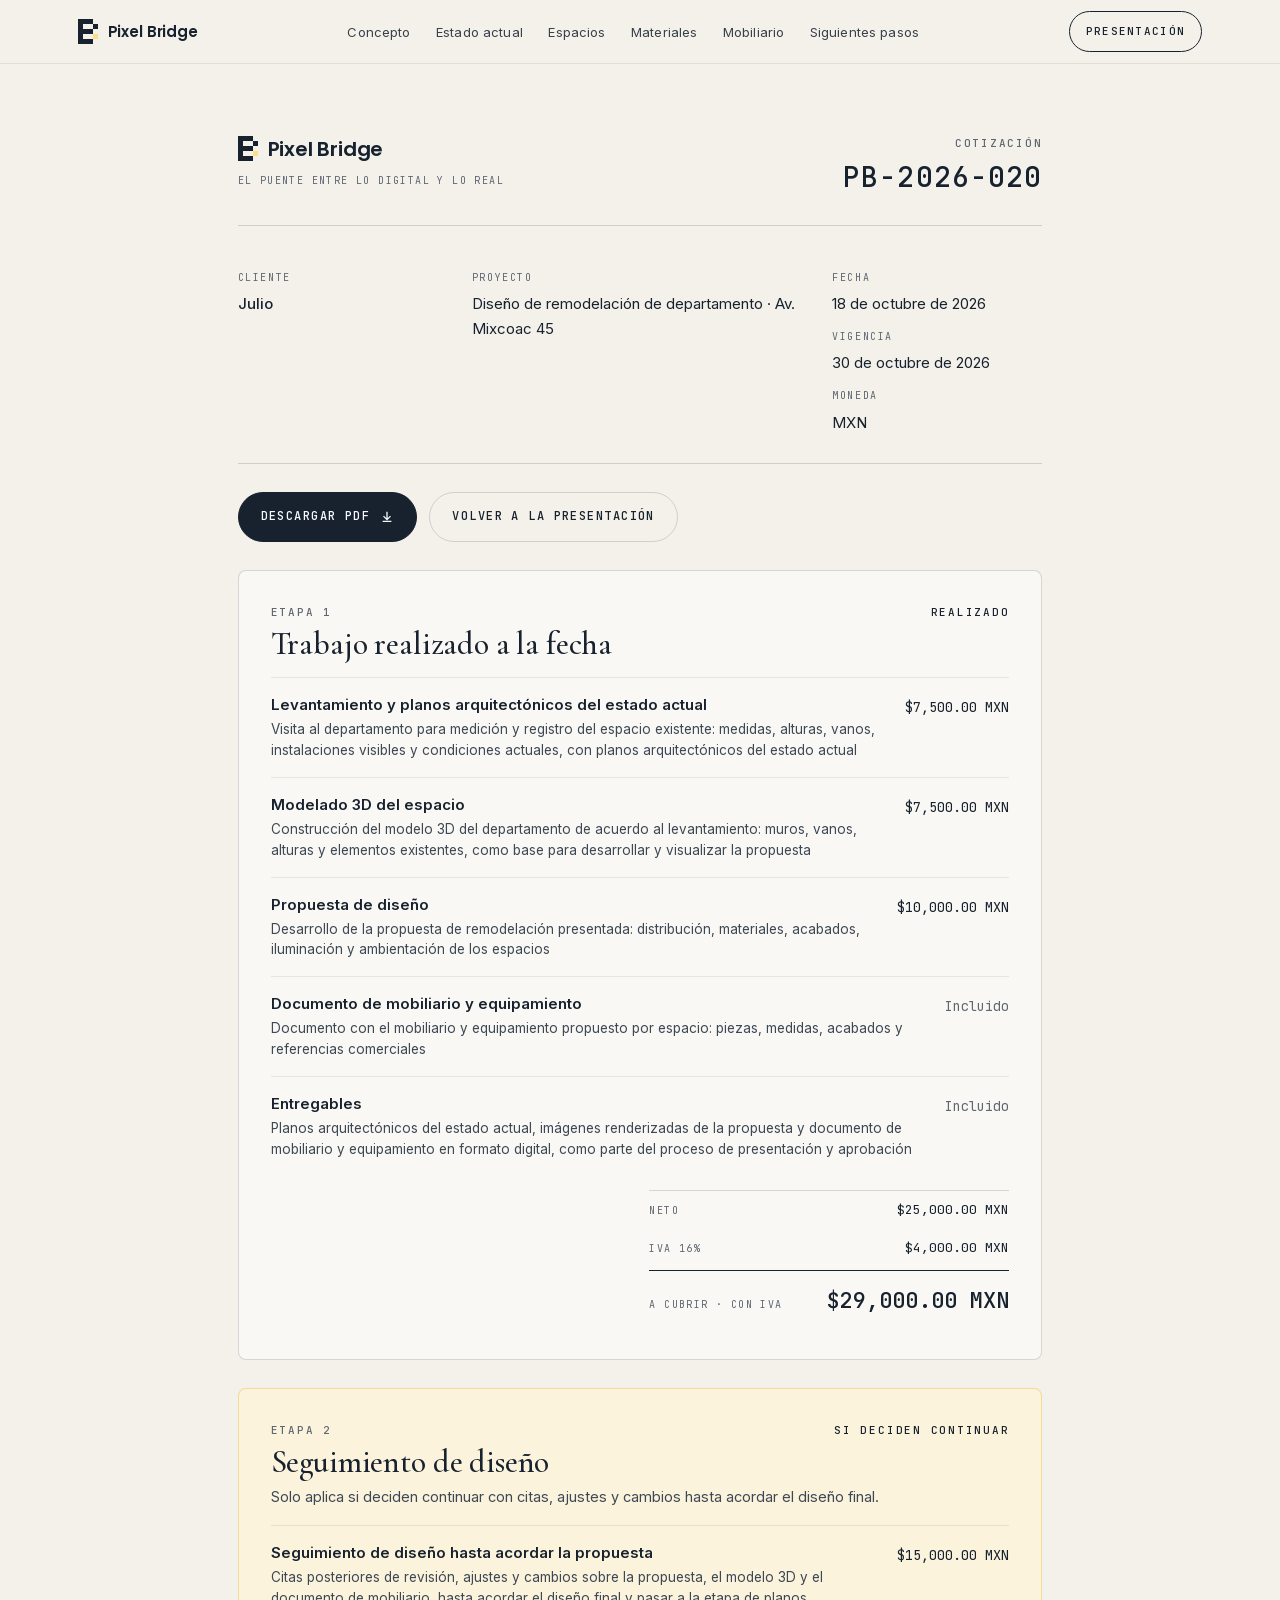
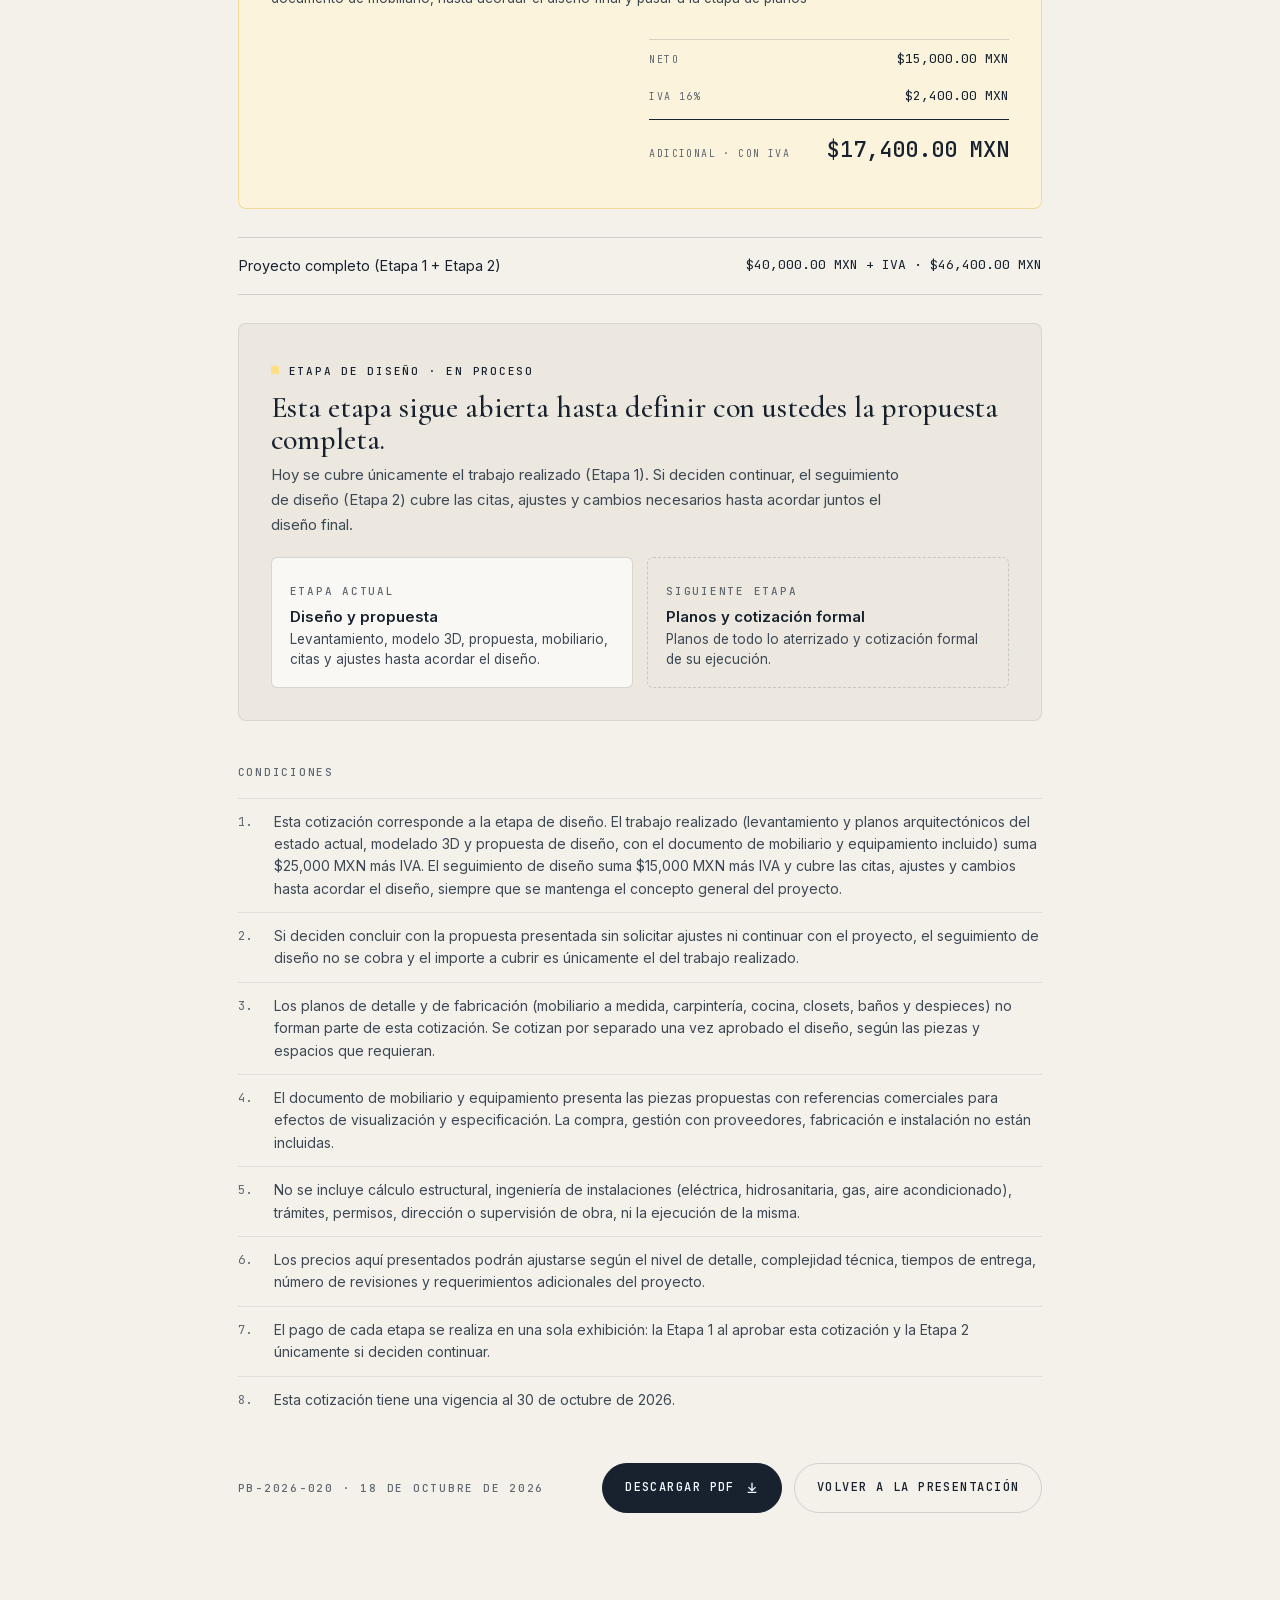
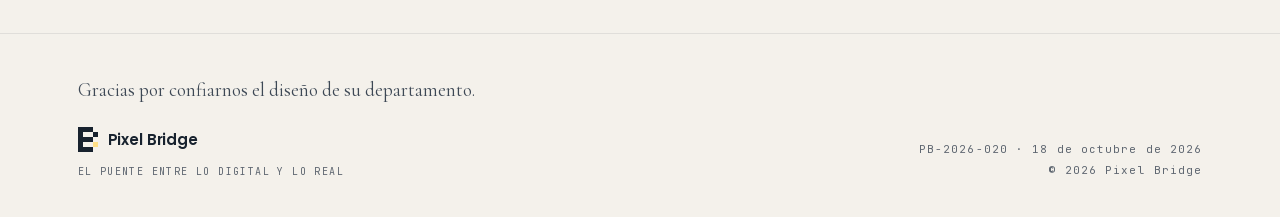
<file: cotizacion.html>
<!DOCTYPE html>
<html lang="es-MX">
<head>
<meta charset="utf-8">
<meta name="viewport" content="width=device-width, initial-scale=1">
<title>Cotización PB-2026-020 · Departamento Av. Mixcoac 45 · Pixel Bridge</title>
<meta name="description" content="Diseño de remodelación de departamento · Av. Mixcoac 45. Cotización de la etapa de diseño, 18 de octubre de 2026.">
<meta name="robots" content="noindex, nofollow">
<meta name="theme-color" content="#17222E">
<link rel="icon" href="assets/marca/favicon.svg" type="image/svg+xml">
<link rel="icon" href="assets/marca/favicon-64.png" sizes="64x64" type="image/png">
<link rel="apple-touch-icon" href="assets/marca/apple-touch-icon.png">
<meta property="og:type" content="website">
<meta property="og:locale" content="es_MX">
<meta property="og:site_name" content="Pixel Bridge">
<meta property="og:title" content="Cotización PB-2026-020 · Departamento Av. Mixcoac 45 · Pixel Bridge">
<meta property="og:description" content="Diseño de remodelación de departamento · Av. Mixcoac 45. Cotización de la etapa de diseño, 18 de octubre de 2026.">
<meta property="og:url" content="https://c-augustoalvarado.github.io/propuesta-av-mixcoac/cotizacion.html">
<meta property="og:image" content="https://c-augustoalvarado.github.io/propuesta-av-mixcoac/preview.jpg">
<meta property="og:image:width" content="1200">
<meta property="og:image:height" content="630">
<meta name="twitter:card" content="summary_large_image">
<link rel="preload" href="assets/fuentes/cormorant-garamond-400.woff2" as="font" type="font/woff2" crossorigin>
<link rel="preload" href="assets/fuentes/inter-400.woff2" as="font" type="font/woff2" crossorigin>
<link rel="stylesheet" href="css/fuentes.css">
<link rel="stylesheet" href="css/estilos.css">
</head>
<body>
<svg xmlns="http://www.w3.org/2000/svg" width="0" height="0" style="position:absolute" aria-hidden="true" focusable="false">
  <symbol id="marca" viewBox="0 0 4 5"><path fill="currentColor" d="M0 0h3v1H1v1h2v1H1v1h2v1H0z"/><path fill="currentColor" d="M3 1h1v1H3z"/><path fill="#FFDF86" d="M3 3h1v1H3z"/></symbol>
</svg>
<header class="barra barra--siempre">
  <div class="contenedor barra__interior">
    <a class="marca" href="index.html" aria-label="Pixel Bridge, inicio de la presentación"><svg class="marca__icono" viewBox="0 0 4 5" aria-hidden="true"><use href="#marca"/></svg><span class="marca__nombre">Pixel Bridge</span></a>
    <nav aria-label="Secciones">
      <ul class="barra__enlaces">
        <li><a href="index.html#concepto">Concepto</a></li>
        <li><a href="index.html#estado-actual">Estado actual</a></li>
        <li><a href="index.html#espacios">Espacios</a></li>
        <li><a href="index.html#materiales">Materiales</a></li>
        <li><a href="index.html#mobiliario">Mobiliario</a></li>
        <li><a href="index.html#siguientes-pasos">Siguientes pasos</a></li>
      </ul>
    </nav>
    <div style="display:flex;align-items:center;gap:8px">
      <a class="barra__boton" href="index.html">Presentación</a>
      <button class="barra__menu" type="button" aria-label="Abrir menú" aria-expanded="false"><span></span></button>
    </div>
  </div>
</header>
<main class="doc">
  <div class="doc__cabecera">
    <div>
      <div class="marca"><svg class="marca__icono" viewBox="0 0 4 5" aria-hidden="true"><use href="#marca"/></svg><span class="marca__nombre" style="font-size:20px">Pixel Bridge</span></div>
      <div class="marca__lema">EL PUENTE ENTRE LO DIGITAL Y LO REAL</div>
    </div>
    <h1 class="doc__folio"><span class="etiqueta">Cotización</span><strong>PB-2026-020</strong></h1>
  </div>
  <dl class="doc__meta">
    <div><dt>Cliente</dt><dd><strong>Julio</strong></dd></div>
    <div><dt>Proyecto</dt><dd>Diseño de remodelación de departamento · Av. Mixcoac 45</dd></div>
    <div><dt>Fecha</dt><dd>18 de octubre de 2026</dd><dt>Vigencia</dt><dd>30 de octubre de 2026</dd><dt>Moneda</dt><dd>MXN</dd></div>
  </dl>
  <div class="doc__acciones">
      <a class="boton boton--tinta" href="assets/docs/Cotizacion_PB-2026-020_Pixel_Bridge.pdf" download>Descargar PDF <svg viewBox="0 0 16 16" fill="none" stroke="currentColor" stroke-width="1.5" aria-hidden="true"><path d="M8 2v9M4 7l4 4 4-4M3 13h10"/></svg></a>
      <a class="boton boton--borde" href="index.html">Volver a la presentación</a>
    </div>
  <section class="tarjeta" aria-labelledby="etapa-1">
    <div class="tarjeta__cabecera"><span class="etiqueta">ETAPA 1</span><span class="etiqueta etiqueta--estado">REALIZADO</span></div>
    <h2 id="etapa-1">Trabajo realizado a la fecha</h2>
    
    <div class="concepto-fila">
      <div><h3>Levantamiento y planos arquitectónicos del estado actual</h3><p>Visita al departamento para medición y registro del espacio existente: medidas, alturas, vanos, instalaciones visibles y condiciones actuales, con planos arquitectónicos del estado actual</p></div>
      <div class="importe">$7,500.00 MXN</div>
    </div>
    <div class="concepto-fila">
      <div><h3>Modelado 3D del espacio</h3><p>Construcción del modelo 3D del departamento de acuerdo al levantamiento: muros, vanos, alturas y elementos existentes, como base para desarrollar y visualizar la propuesta</p></div>
      <div class="importe">$7,500.00 MXN</div>
    </div>
    <div class="concepto-fila">
      <div><h3>Propuesta de diseño</h3><p>Desarrollo de la propuesta de remodelación presentada: distribución, materiales, acabados, iluminación y ambientación de los espacios</p></div>
      <div class="importe">$10,000.00 MXN</div>
    </div>
    <div class="concepto-fila">
      <div><h3>Documento de mobiliario y equipamiento</h3><p>Documento con el mobiliario y equipamiento propuesto por espacio: piezas, medidas, acabados y referencias comerciales</p></div>
      <div class="importe importe--incluido">Incluido</div>
    </div>
    <div class="concepto-fila">
      <div><h3>Entregables</h3><p>Planos arquitectónicos del estado actual, imágenes renderizadas de la propuesta y documento de mobiliario y equipamiento en formato digital, como parte del proceso de presentación y aprobación</p></div>
      <div class="importe importe--incluido">Incluido</div>
    </div>
    <div class="totales">
      <div><span>Neto</span><span>$25,000.00 MXN</span></div>
      <div><span>IVA 16%</span><span>$4,000.00 MXN</span></div>
      <div class="total"><span>A CUBRIR · CON IVA</span><span>$29,000.00 MXN</span></div>
    </div>
  </section>
  <section class="tarjeta tarjeta--pixel" aria-labelledby="etapa-2">
    <div class="tarjeta__cabecera"><span class="etiqueta">ETAPA 2</span><span class="etiqueta etiqueta--estado">SI DECIDEN CONTINUAR</span></div>
    <h2 id="etapa-2">Seguimiento de diseño</h2>
    <p class="tarjeta__sub">Solo aplica si deciden continuar con citas, ajustes y cambios hasta acordar el diseño final.</p>
    <div class="concepto-fila">
      <div><h3>Seguimiento de diseño hasta acordar la propuesta</h3><p>Citas posteriores de revisión, ajustes y cambios sobre la propuesta, el modelo 3D y el documento de mobiliario, hasta acordar el diseño final y pasar a la etapa de planos</p></div>
      <div class="importe">$15,000.00 MXN</div>
    </div>
    <div class="totales">
      <div><span>Neto</span><span>$15,000.00 MXN</span></div>
      <div><span>IVA 16%</span><span>$2,400.00 MXN</span></div>
      <div class="total"><span>ADICIONAL · CON IVA</span><span>$17,400.00 MXN</span></div>
    </div>
  </section>
  <div class="doc__completo"><span>Proyecto completo (Etapa 1 + Etapa 2)</span><span class="mono">$40,000.00 MXN + IVA · $46,400.00 MXN</span></div>
  <section class="estado-caja" aria-labelledby="estado-titulo">
    <span class="etiqueta etiqueta--tinta etiqueta--pixel">ETAPA DE DISEÑO · EN PROCESO</span>
    <h2 id="estado-titulo">Esta etapa sigue abierta hasta definir con ustedes la propuesta completa.</h2>
    <p>Hoy se cubre únicamente el trabajo realizado (Etapa 1). Si deciden continuar, el seguimiento de diseño (Etapa 2) cubre las citas, ajustes y cambios necesarios hasta acordar juntos el diseño final.</p>
    <div class="estado-caja__etapas">
      <div class="etapa-mini"><span class="etiqueta">ETAPA ACTUAL</span><h3>Diseño y propuesta</h3><p>Levantamiento, modelo 3D, propuesta, mobiliario, citas y ajustes hasta acordar el diseño.</p></div>
      <div class="etapa-mini etapa-mini--siguiente"><span class="etiqueta">SIGUIENTE ETAPA</span><h3>Planos y cotización formal</h3><p>Planos de todo lo aterrizado y cotización formal de su ejecución.</p></div>
    </div>
  </section>
  <section class="condiciones" aria-labelledby="condiciones-titulo">
    <span class="etiqueta" id="condiciones-titulo">Condiciones</span>
    <ol>
      <li>Esta cotización corresponde a la etapa de diseño. El trabajo realizado (levantamiento y planos arquitectónicos del estado actual, modelado 3D y propuesta de diseño, con el documento de mobiliario y equipamiento incluido) suma $25,000 MXN más IVA. El seguimiento de diseño suma $15,000 MXN más IVA y cubre las citas, ajustes y cambios hasta acordar el diseño, siempre que se mantenga el concepto general del proyecto.</li>
      <li>Si deciden concluir con la propuesta presentada sin solicitar ajustes ni continuar con el proyecto, el seguimiento de diseño no se cobra y el importe a cubrir es únicamente el del trabajo realizado.</li>
      <li>Los planos de detalle y de fabricación (mobiliario a medida, carpintería, cocina, closets, baños y despieces) no forman parte de esta cotización. Se cotizan por separado una vez aprobado el diseño, según las piezas y espacios que requieran.</li>
      <li>El documento de mobiliario y equipamiento presenta las piezas propuestas con referencias comerciales para efectos de visualización y especificación. La compra, gestión con proveedores, fabricación e instalación no están incluidas.</li>
      <li>No se incluye cálculo estructural, ingeniería de instalaciones (eléctrica, hidrosanitaria, gas, aire acondicionado), trámites, permisos, dirección o supervisión de obra, ni la ejecución de la misma.</li>
      <li>Los precios aquí presentados podrán ajustarse según el nivel de detalle, complejidad técnica, tiempos de entrega, número de revisiones y requerimientos adicionales del proyecto.</li>
      <li>El pago de cada etapa se realiza en una sola exhibición: la Etapa 1 al aprobar esta cotización y la Etapa 2 únicamente si deciden continuar.</li>
      <li>Esta cotización tiene una vigencia al 30 de octubre de 2026.</li>
    </ol>
  </section>
  <div class="doc__pie">
    <span class="etiqueta"><span style="white-space:nowrap">PB-2026-020</span> · 18 de octubre de 2026</span>
    <div class="botones" style="margin:0">
      <a class="boton boton--tinta" href="assets/docs/Cotizacion_PB-2026-020_Pixel_Bridge.pdf" download>Descargar PDF <svg viewBox="0 0 16 16" fill="none" stroke="currentColor" stroke-width="1.5" aria-hidden="true"><path d="M8 2v9M4 7l4 4 4-4M3 13h10"/></svg></a>
      <a class="boton boton--borde" href="index.html">Volver a la presentación</a>
    </div>
  </div>
</main>
<footer class="pie">
  <div class="contenedor">
    <p class="pie__cierre">Gracias por confiarnos el diseño de su departamento.</p>
    <div class="pie__interior">
      <div>
        <a class="marca" href="index.html"><svg class="marca__icono" viewBox="0 0 4 5" aria-hidden="true"><use href="#marca"/></svg><span class="marca__nombre">Pixel Bridge</span></a>
        <div class="marca__lema">EL PUENTE ENTRE LO DIGITAL Y LO REAL</div>
      </div>
      <div class="pie__derecha">
        <div><span style="white-space:nowrap">PB-2026-020</span> · 18 de octubre de 2026</div>
        <div>© 2026 Pixel Bridge</div>
      </div>
    </div>
  </div>
</footer>
<script src="js/pagina.js" defer></script>
</body>
</html>
</file>
<file: css/fuentes.css>
/* Tipografías autoalojadas (subconjunto latino, de Google Fonts, licencia SIL OFL). */
@font-face { font-family: 'Cormorant Garamond'; font-style: italic; font-weight: 400 500; font-display: swap; src: url('../assets/fuentes/cormorant-garamond-400i.woff2') format('woff2'); }
@font-face { font-family: 'Cormorant Garamond'; font-style: normal; font-weight: 400 600; font-display: swap; src: url('../assets/fuentes/cormorant-garamond-400.woff2') format('woff2'); }
@font-face { font-family: 'Inter'; font-style: normal; font-weight: 400 600; font-display: swap; src: url('../assets/fuentes/inter-400.woff2') format('woff2'); }
@font-face { font-family: 'JetBrains Mono'; font-style: normal; font-weight: 400 500; font-display: swap; src: url('../assets/fuentes/jetbrains-mono-400.woff2') format('woff2'); }
@font-face { font-family: 'Poppins'; font-style: normal; font-weight: 600; font-display: swap; src: url('../assets/fuentes/poppins-600.woff2') format('woff2'); }
</file>
<file: css/estilos.css>
/* Presentación de diseño · Av. Mixcoac 45 · Pixel Bridge
   Identidad: papel marfil cálido (como las referencias de presentación de interiorismo)
   con la tinta en el azul marino de Pixel Bridge, etiquetas en monoespaciada (como la
   cotización) y el amarillo del "pixel" solo como acento mínimo. */

:root {
  --marfil: #F4F1EB;
  --marfil-2: #ECE8E0;
  --arena: #E3DED4;
  --greige: #CFC7BA;
  --tinta: #17222E;
  --tinta-2: #3D4855;
  --gris: #5F6771;
  --linea: rgba(23, 34, 46, .16);
  --linea-suave: rgba(23, 34, 46, .09);
  --pixel: #FFDF86;
  --crema: #F4FAFF;
  --noche: #17222E;
  --noche-2: #1F2B38;

  --f-serif: 'Cormorant Garamond', 'Times New Roman', Georgia, serif;
  --f-sans: 'Inter', system-ui, -apple-system, 'Segoe UI', Roboto, sans-serif;
  --f-mono: 'JetBrains Mono', ui-monospace, 'SF Mono', Menlo, Consolas, monospace;
  --f-marca: 'Poppins', var(--f-sans);

  --ancho: 1240px;
  --ancho-texto: 64ch;
  --gutter: clamp(20px, 4.5vw, 64px);
  --radio: 4px;
  --barra: 64px;
}

/* ---------- base ---------- */
*, *::before, *::after { box-sizing: border-box; }
html { scroll-behavior: smooth; -webkit-text-size-adjust: 100%; }
@media (prefers-reduced-motion: reduce) { html { scroll-behavior: auto; } }
body {
  margin: 0;
  background: var(--marfil);
  color: var(--tinta);
  font-family: var(--f-sans);
  font-size: 16px;
  line-height: 1.65;
  -webkit-font-smoothing: antialiased;
  text-rendering: optimizeLegibility;
}
img, svg, video { display: block; max-width: 100%; }
img { height: auto; }
a { color: inherit; text-decoration: none; }
p { margin: 0 0 1em; }
p:last-child { margin-bottom: 0; }
h1, h2, h3, h4 { margin: 0; font-family: var(--f-serif); font-weight: 500; line-height: 1.05; letter-spacing: -.005em; }
h1 { font-size: clamp(42px, 7vw, 92px); }
h2 { font-size: clamp(34px, 4.4vw, 58px); }
h3 { font-size: clamp(26px, 2.6vw, 36px); }
h4 { font-size: clamp(22px, 2vw, 26px); }
button { font: inherit; color: inherit; background: none; border: 0; padding: 0; cursor: pointer; }
:focus-visible { outline: 2px solid var(--tinta); outline-offset: 3px; }
.portada :focus-visible, .banda :focus-visible, .visor :focus-visible, .barra:not(.barra--solida):not(.barra--siempre) :focus-visible { outline-color: var(--pixel); }
::selection { background: var(--pixel); color: var(--tinta); }

.contenedor { width: 100%; max-width: var(--ancho); margin: 0 auto; padding: 0 var(--gutter); }
.texto { max-width: var(--ancho-texto); }
.texto p { color: var(--tinta-2); }
.sr-only { position: absolute; width: 1px; height: 1px; overflow: hidden; clip: rect(0 0 0 0); white-space: nowrap; }

/* Etiquetas monoespaciadas: el puente con la identidad de la cotización */
.etiqueta {
  font-family: var(--f-mono);
  font-size: 11px;
  font-weight: 500;
  letter-spacing: .16em;
  text-transform: uppercase;
  color: var(--gris);
}
.etiqueta--tinta { color: var(--tinta); }
.etiqueta--pixel::before {
  content: ''; display: inline-block; width: 8px; height: 8px; margin-right: 10px;
  background: var(--pixel); vertical-align: 1px;
}
.mono { font-family: var(--f-mono); font-variant-numeric: tabular-nums; }

/* ---------- marca ---------- */
.marca { display: inline-flex; align-items: center; gap: 10px; color: inherit; }
.marca__icono { width: 20px; height: 25px; color: currentColor; flex: none; }
.marca__nombre { font-family: var(--f-marca); font-weight: 600; font-size: 15px; letter-spacing: -.01em; line-height: 1; white-space: nowrap; }
.marca__lema { font-family: var(--f-mono); font-size: 10px; letter-spacing: .14em; text-transform: uppercase; color: var(--gris); margin-top: 5px; }

/* ---------- barra de navegación ---------- */
.barra {
  position: fixed; inset: 0 0 auto 0; z-index: 40;
  height: var(--barra);
  color: var(--crema);
  transition: background-color .35s ease, color .35s ease, border-color .35s ease;
  border-bottom: 1px solid transparent;
}
.barra--solida, .barra--siempre {
  color: var(--tinta);
  background: color-mix(in srgb, var(--marfil) 88%, transparent);
  -webkit-backdrop-filter: blur(14px); backdrop-filter: blur(14px);
  border-bottom-color: var(--linea-suave);
}
@supports not (color: color-mix(in srgb, red 50%, blue)) {
  .barra--solida, .barra--siempre { background: rgba(244, 241, 235, .92); }
}
.barra__interior { height: 100%; display: flex; align-items: center; justify-content: space-between; gap: 24px; }
.barra__enlaces { display: flex; align-items: center; gap: clamp(14px, 2vw, 28px); margin: 0; padding: 0; list-style: none; }
.barra__enlaces a { font-size: 13px; letter-spacing: .01em; opacity: .85; transition: opacity .2s; }
.barra__enlaces a:hover, .barra__enlaces a[aria-current="page"] { opacity: 1; }
.barra__enlaces a[aria-current="page"] { text-decoration: underline; text-underline-offset: 6px; text-decoration-thickness: 1px; }
.barra__boton {
  display: inline-flex; align-items: center; gap: 8px;
  font-family: var(--f-mono); font-size: 11px; font-weight: 500; letter-spacing: .12em; text-transform: uppercase;
  padding: 10px 16px; border: 1px solid currentColor; border-radius: 999px;
  transition: background-color .2s, color .2s;
}
.barra__boton:hover { background: var(--tinta); color: var(--crema); border-color: var(--tinta); }
.barra:not(.barra--solida):not(.barra--siempre) .barra__boton:hover { background: var(--crema); color: var(--tinta); border-color: var(--crema); }
.barra__menu { display: none; width: 40px; height: 40px; align-items: center; justify-content: center; }
.barra__menu span { display: block; width: 20px; height: 1.5px; background: currentColor; position: relative; }
.barra__menu span::before, .barra__menu span::after { content: ''; position: absolute; left: 0; width: 100%; height: 1.5px; background: currentColor; }
.barra__menu span::before { top: -6px; } .barra__menu span::after { top: 6px; }
@media (max-width: 900px) {
  .barra__boton { padding: 9px 13px; font-size: 10.5px; }
  .barra__enlaces { display: none; }
  .barra__menu { display: inline-flex; }
  .barra--abierta .barra__enlaces {
    display: flex; flex-direction: column; align-items: flex-start; gap: 4px;
    position: absolute; top: var(--barra); left: 0; right: 0;
    padding: 12px var(--gutter) 20px;
    background: var(--marfil); color: var(--tinta); border-bottom: 1px solid var(--linea-suave);
  }
  .barra--abierta .barra__enlaces a { font-size: 17px; padding: 8px 0; font-family: var(--f-serif); opacity: 1; }
  .barra--abierta { color: var(--tinta); background: var(--marfil); border-bottom-color: var(--linea-suave); }
}

/* ---------- portada ---------- */
.portada {
  position: relative; min-height: 100vh; min-height: 100svh;
  display: grid; align-items: end;
  color: var(--crema); overflow: hidden;
  background: var(--noche);
}
.portada__imagen { position: absolute; inset: 0; }
.portada__imagen img { width: 100%; height: 100%; object-fit: cover; object-position: center 60%; }
.portada__velo {
  position: absolute; inset: 0;
  background:
    linear-gradient(180deg, rgba(23, 34, 46, .42) 0%, rgba(23, 34, 46, 0) 30%),
    linear-gradient(180deg, rgba(23, 34, 46, 0) 38%, rgba(23, 34, 46, .78) 100%);
}
.portada__contenido { position: relative; padding-top: calc(var(--barra) + 64px); padding-bottom: clamp(32px, 5vw, 56px); }
.portada__arriba { position: absolute; top: calc(var(--barra) + 12px); right: var(--gutter); }
.portada__arriba .etiqueta { color: rgba(244, 250, 255, .78); }
.portada .etiqueta--luz { color: rgba(244, 250, 255, .9); }
.portada h1 { margin: 14px 0 18px; max-width: 16ch; text-wrap: balance; }
.portada__sub { font-family: var(--f-serif); font-size: clamp(20px, 2.2vw, 28px); line-height: 1.3; max-width: 36ch; color: rgba(244, 250, 255, .92); }
.portada__sub em { font-style: italic; }
.portada__ficha {
  display: grid; grid-template-columns: repeat(3, minmax(0, auto)); gap: clamp(20px, 4vw, 64px);
  margin-top: clamp(32px, 6vw, 72px); padding-top: 22px;
  border-top: 1px solid rgba(244, 250, 255, .28);
}
.portada__ficha dt { font-family: var(--f-mono); font-size: 10px; letter-spacing: .16em; text-transform: uppercase; color: rgba(244, 250, 255, .7); }
.portada__ficha dd { margin: 6px 0 0; font-size: 15px; color: var(--crema); }
.portada__ficha > div:last-child { text-align: right; }
@media (max-width: 640px) {
  .portada__ficha { grid-template-columns: 1fr 1fr; }
  .portada__ficha > div:last-child { text-align: left; grid-column: 1 / -1; }
  .portada__arriba { display: none; }
}

/* ---------- secciones ---------- */
.seccion { padding: clamp(72px, 10vw, 140px) 0; scroll-margin-top: var(--barra); }
.seccion--arena { background: var(--marfil-2); }
.seccion--borde { border-top: 1px solid var(--linea-suave); }
.cabecera {
  display: grid; grid-template-columns: minmax(0, 5fr) minmax(0, 7fr); gap: clamp(24px, 5vw, 80px); align-items: end;
  margin-bottom: clamp(36px, 5vw, 64px);
}
.cabecera h2 { margin-top: 14px; text-wrap: balance; }
.cabecera .texto p { font-size: 17px; }
@media (max-width: 820px) { .cabecera { grid-template-columns: 1fr; align-items: start; gap: 20px; } }

/* aparición suave */
.aparece { opacity: 0; transform: translateY(18px); transition: opacity .8s ease, transform .8s ease; }
.aparece.visible { opacity: 1; transform: none; }
@media (prefers-reduced-motion: reduce) { .aparece { opacity: 1; transform: none; transition: none; } }

/* ---------- concepto ---------- */
.concepto { display: grid; grid-template-columns: minmax(0, 5fr) minmax(0, 7fr); gap: clamp(32px, 6vw, 96px); align-items: center; }
.concepto__texto p { font-size: 17px; color: var(--tinta-2); }
.concepto__texto p:first-of-type { font-family: var(--f-serif); font-size: clamp(22px, 2.3vw, 30px); line-height: 1.32; color: var(--tinta); }
.concepto__imagen { overflow: hidden; border-radius: var(--radio); }
.concepto__imagen img { width: 100%; aspect-ratio: 4 / 3; object-fit: cover; }
.concepto__fila { display: grid; grid-template-columns: 1fr 1fr; gap: 20px; margin-top: 20px; }
.concepto__fila img { width: 100%; aspect-ratio: 16 / 10; object-fit: cover; border-radius: var(--radio); }
@media (max-width: 820px) { .concepto { grid-template-columns: 1fr; } }

/* ---------- estado actual ---------- */
.estado { display: grid; grid-template-columns: minmax(0, 4fr) minmax(0, 8fr); gap: clamp(32px, 5vw, 80px); align-items: start; }
.ficha { margin: 28px 0 0; display: grid; grid-template-columns: max-content 1fr; column-gap: 24px; row-gap: 10px; border-top: 1px solid var(--linea); padding-top: 18px; }
.ficha dt { font-family: var(--f-mono); font-size: 10.5px; letter-spacing: .16em; text-transform: uppercase; color: var(--gris); padding-top: 4px; }
.ficha dd { margin: 0; font-size: 15px; }
.planos { display: grid; grid-template-columns: 1fr 1fr; gap: 20px; }
.plano { padding: 0; display: flex; flex-direction: column; }
.plano img { width: 100%; height: clamp(300px, 36vw, 520px); object-fit: contain; }
.plano figcaption { margin-top: 18px; padding-top: 12px; border-top: 1px solid var(--linea); display: flex; justify-content: space-between; gap: 12px; }
.plano figcaption span:last-child { color: var(--gris); font-family: var(--f-mono); font-size: 11px; letter-spacing: .08em; }
@media (max-width: 820px) { .estado { grid-template-columns: 1fr; } }
@media (max-width: 560px) { .planos { grid-template-columns: 1fr; } .plano img { height: auto; max-height: 70vh; } }

/* ---------- espacios ---------- */
.espacio { padding: clamp(40px, 6vw, 80px) 0; border-top: 1px solid var(--linea-suave); scroll-margin-top: var(--barra); }
.espacio:first-of-type { border-top: 0; padding-top: 0; }
.espacio__cabecera { display: grid; grid-template-columns: minmax(0, 5fr) minmax(0, 7fr); gap: clamp(20px, 4vw, 72px); align-items: end; margin-bottom: 28px; }
.espacio__numero { font-family: var(--f-mono); font-size: 11px; letter-spacing: .16em; color: var(--gris); margin-bottom: 10px; }
.espacio__cabecera p { color: var(--tinta-2); max-width: 58ch; }
@media (max-width: 820px) { .espacio__cabecera { grid-template-columns: 1fr; gap: 14px; } }

.galeria { display: grid; gap: 14px; }
.galeria[data-n="1"] { grid-template-columns: 1fr; }
.galeria[data-n="2"] { grid-template-columns: 1fr 1fr; }
.galeria[data-n="3"] { grid-template-columns: 2fr 1fr; }
.galeria[data-n="3"] .galeria__pieza:first-child { grid-row: span 2; }
.galeria[data-n="4"] { grid-template-columns: 1fr 1fr; }
.galeria__pieza {
  position: relative; display: block; width: 100%; overflow: hidden; border-radius: var(--radio);
  background: var(--arena); aspect-ratio: 3546 / 1824;
}
.galeria[data-n="3"] .galeria__pieza:first-child { aspect-ratio: auto; height: 100%; }
.galeria[data-n="3"] .galeria__pieza:first-child img { position: absolute; inset: 0; height: 100%; }
.galeria__pieza img { width: 100%; height: 100%; object-fit: cover; transition: transform .9s cubic-bezier(.2, .7, .2, 1); }
.galeria__pieza:hover img { transform: scale(1.025); }
.galeria__pieza::after {
  content: attr(data-indice); position: absolute; right: 12px; bottom: 10px;
  font-family: var(--f-mono); font-size: 10px; letter-spacing: .12em; color: rgba(244, 250, 255, .85);
  text-shadow: 0 1px 8px rgba(0, 0, 0, .5);
}
@media (max-width: 640px) {
  .galeria[data-n="2"], .galeria[data-n="3"], .galeria[data-n="4"] { grid-template-columns: 1fr; }
  .galeria[data-n="3"] .galeria__pieza:first-child { grid-row: auto; aspect-ratio: 3546 / 1824; height: auto; }
  .galeria[data-n="3"] .galeria__pieza:first-child img { position: static; }
}

/* visor (lightbox) */
.visor { border: 0; padding: 0; margin: auto; width: 100vw; height: 100dvh; max-width: none; max-height: none; background: rgba(10, 14, 20, .94); color: var(--crema); }
.visor::backdrop { background: rgba(10, 14, 20, .94); }
.visor[open] { display: grid; grid-template-rows: auto 1fr auto; }
.visor__barra { display: flex; justify-content: space-between; align-items: center; padding: 16px var(--gutter); }
.visor__barra .etiqueta { color: rgba(244, 250, 255, .7); }
.visor__cerrar, .visor__nav { display: inline-flex; align-items: center; justify-content: center; width: 44px; height: 44px; border-radius: 999px; border: 1px solid rgba(244, 250, 255, .3); color: var(--crema); transition: background-color .2s; }
.visor__cerrar:hover, .visor__nav:hover { background: rgba(244, 250, 255, .12); }
.visor__escena { position: relative; display: grid; place-items: center; padding: 0 var(--gutter); min-height: 0; }
.visor__escena img { max-width: 100%; max-height: calc(100dvh - 150px); object-fit: contain; border-radius: var(--radio); }
.visor__pie { display: flex; justify-content: space-between; align-items: center; gap: 16px; padding: 16px var(--gutter) 20px; }
.visor__titulo { font-family: var(--f-serif); font-size: 22px; }
.visor__botones { display: flex; gap: 10px; }
.visor__nav svg, .visor__cerrar svg { width: 18px; height: 18px; }

/* ---------- materiales ---------- */
.paleta { display: grid; grid-template-columns: repeat(4, minmax(0, 1fr)); gap: 22px 18px; }
.muestra__foto { aspect-ratio: 1 / 0.82; border-radius: var(--radio); overflow: hidden; box-shadow: inset 0 0 0 1px rgba(23, 34, 46, .08); }
.muestra__foto img { width: 100%; height: 100%; object-fit: cover; transition: transform .8s cubic-bezier(.2, .7, .2, 1); }
.muestra:hover .muestra__foto img { transform: scale(1.04); }
.muestra h3 { font-size: 21px; margin-top: 14px; }
.muestra p { font-size: 13px; color: var(--gris); margin-top: 4px; line-height: 1.5; }
.materiales__fotos { display: grid; grid-template-columns: repeat(3, 1fr); gap: 14px; margin-top: clamp(28px, 4vw, 48px); }
.materiales__fotos img { width: 100%; aspect-ratio: 4 / 3; object-fit: cover; border-radius: var(--radio); }
@media (max-width: 900px) { .paleta { grid-template-columns: repeat(2, 1fr); } }
@media (max-width: 560px) { .paleta { grid-template-columns: repeat(2, 1fr); } .materiales__fotos { grid-template-columns: 1fr; } }

/* ---------- mobiliario ---------- */
.area { padding: clamp(28px, 4vw, 48px) 0; border-top: 1px solid var(--linea); }
.area__cabecera { display: flex; align-items: baseline; justify-content: space-between; gap: 16px; margin-bottom: 18px; }
.area__cabecera h3 { font-size: clamp(26px, 2.4vw, 34px); }
.area__cabecera .etiqueta { white-space: nowrap; }
.lista { display: grid; gap: 0; }
.lista__encabezado, .pieza {
  display: grid; align-items: center;
  grid-template-columns: 96px minmax(0, 1fr) 190px 110px 120px 120px;
  gap: 18px;
}
.lista__encabezado { padding: 0 0 10px; border-bottom: 1px solid var(--linea); }
.lista__encabezado span { font-family: var(--f-mono); font-size: 10px; letter-spacing: .14em; text-transform: uppercase; color: var(--gris); }
.pieza { padding: 12px 0; border-bottom: 1px solid var(--linea-suave); }
.lista__grupo { padding: 22px 0 8px; border-bottom: 1px solid var(--linea); }
.lista__grupo span { font-family: var(--f-mono); font-size: 10.5px; font-weight: 500; letter-spacing: .16em; text-transform: uppercase; color: var(--tinta); }
.lista__grupo span::before { content: ''; display: inline-block; width: 6px; height: 6px; background: var(--pixel); margin-right: 10px; vertical-align: 1px; }
.pieza__foto { width: 96px; height: 96px; display: grid; place-items: center; }
.pieza__foto img { width: 100%; height: 100%; object-fit: contain; }
.pieza__foto--vacia { width: 80px; height: 80px; margin: 8px; border-radius: var(--radio); border: 1px dashed var(--greige); }
.pieza__foto--vacia span { font-family: var(--f-mono); font-size: 9px; letter-spacing: .1em; color: var(--gris); text-transform: uppercase; }
.pieza__marca { font-family: var(--f-mono); font-size: 10.5px; letter-spacing: .1em; text-transform: uppercase; color: var(--gris); }
.pieza__nombre { font-size: 15px; margin-top: 2px; }
.pieza__medidas, .pieza__codigo, .pieza__precio, .pieza__descuento { font-family: var(--f-mono); font-size: 12.5px; font-variant-numeric: tabular-nums; }
.pieza__medidas { color: var(--tinta-2); display: flex; flex-wrap: wrap; gap: 4px 12px; }
.pieza__medidas b { font-weight: 500; color: var(--gris); margin-right: 3px; }
.pieza__codigo { color: var(--gris); }
.pieza__precio { color: var(--gris); text-align: right; }
.pieza__descuento { text-align: right; font-weight: 500; }
.pieza__vacio { color: var(--greige); }
.lista__etiqueta-movil { display: none; }
.mobiliario__nota { margin-top: 28px; font-size: 13px; color: var(--gris); max-width: 70ch; }
@media (max-width: 960px) {
  .lista__encabezado { display: none; }
  .pieza { grid-template-columns: 80px minmax(0, 1fr); grid-template-areas: 'foto nombre' 'foto datos'; row-gap: 8px; }
  .pieza__foto { grid-area: foto; width: 80px; height: 80px; align-self: start; }
  .pieza__foto--vacia { width: 68px; height: 68px; margin: 6px; }
  .pieza__nombre-bloque { grid-area: nombre; }
  .pieza__datos { grid-area: datos; display: grid; gap: 6px; }
  .pieza__precio, .pieza__descuento { text-align: left; }
  .lista__etiqueta-movil { display: inline; font-family: var(--f-mono); font-size: 9.5px; letter-spacing: .12em; text-transform: uppercase; color: var(--gris); margin-right: 6px; }
}
@media (min-width: 961px) { .pieza__datos { display: contents; } .pieza__nombre-bloque { display: contents; } .pieza__nombre-bloque > div { min-width: 0; } }

/* ---------- siguientes pasos ---------- */
.pasos { border-top: 1px solid var(--linea); }
.paso { display: grid; grid-template-columns: 220px minmax(0, 1fr); gap: 24px; padding: 28px 0; border-bottom: 1px solid var(--linea); }
.paso__etiqueta { padding-top: 6px; }
.paso h3 { font-size: clamp(22px, 2vw, 26px); margin-bottom: 8px; }
.paso p { color: var(--tinta-2); max-width: 62ch; }
@media (max-width: 700px) { .paso { grid-template-columns: 1fr; gap: 8px; } }

/* ---------- banda de cotización ---------- */
.banda { background: var(--noche); color: var(--crema); padding: clamp(64px, 9vw, 120px) 0; }
.banda__interior { display: grid; grid-template-columns: minmax(0, 7fr) minmax(0, 5fr); gap: clamp(32px, 5vw, 80px); align-items: center; }
.banda .etiqueta { color: rgba(244, 250, 255, .66); }
.banda h2 { margin-top: 14px; color: var(--crema); }
.banda p { color: rgba(244, 250, 255, .78); font-size: 17px; max-width: 54ch; margin-top: 18px; }
.banda__marca { display: grid; justify-items: end; gap: 18px; }
.banda__marca .marca__icono { width: clamp(72px, 10vw, 120px); height: auto; color: var(--crema); }
.banda__marca .mono { font-size: 13px; letter-spacing: .12em; color: rgba(244, 250, 255, .7); text-align: right; }
.botones { display: flex; flex-wrap: wrap; gap: 12px; margin-top: 28px; }
.boton {
  display: inline-flex; align-items: center; gap: 10px;
  font-family: var(--f-mono); font-size: 12px; font-weight: 500; letter-spacing: .12em; text-transform: uppercase;
  padding: 14px 22px; border-radius: 999px; border: 1px solid currentColor;
  transition: background-color .2s, color .2s, border-color .2s;
}
.boton svg { width: 14px; height: 14px; }
.boton--lleno { background: var(--crema); color: var(--tinta); border-color: var(--crema); }
.boton--lleno:hover { background: var(--pixel); border-color: var(--pixel); }
.boton--contorno { color: var(--crema); }
.boton--contorno:hover { background: rgba(244, 250, 255, .1); }
.boton--tinta { background: var(--tinta); color: var(--crema); border-color: var(--tinta); }
.boton--tinta:hover { background: var(--noche-2); }
.boton--borde { color: var(--tinta); border-color: var(--linea); }
.boton--borde:hover { border-color: var(--tinta); }
@media (max-width: 820px) { .banda__interior { grid-template-columns: 1fr; } .banda__marca { justify-items: start; } .banda__marca .mono { text-align: left; } }

/* ---------- pie ---------- */
.pie { padding: 40px 0 36px; border-top: 1px solid var(--linea-suave); }
.pie__interior { display: flex; flex-wrap: wrap; justify-content: space-between; align-items: flex-end; gap: 20px; }
.pie__derecha { text-align: right; font-family: var(--f-mono); font-size: 11px; letter-spacing: .1em; color: var(--gris); line-height: 1.9; }
.pie__cierre { font-family: var(--f-serif); font-size: 19px; color: var(--tinta-2); margin: 0 0 22px; max-width: 48ch; }
@media (max-width: 640px) { .pie__derecha { text-align: left; } }

/* ---------- página de cotización ---------- */
.doc { max-width: 920px; margin: 0 auto; padding: calc(var(--barra) + clamp(40px, 6vw, 72px)) var(--gutter) clamp(72px, 10vw, 120px); }
.doc__cabecera { display: flex; justify-content: space-between; align-items: flex-start; gap: 24px; padding-bottom: 28px; border-bottom: 1px solid var(--linea); }
.doc__folio { text-align: right; margin: 0; font-family: var(--f-sans); font-size: 16px; font-weight: 400; line-height: 1.4; letter-spacing: 0; }
.doc__folio .etiqueta { display: block; margin-bottom: 6px; }
.doc__folio strong { font-family: var(--f-mono); font-weight: 500; font-size: clamp(17px, 2.6vw, 28px); letter-spacing: .04em; white-space: nowrap; }
.doc__titulo { margin: 36px 0 8px; }
.doc__meta { display: grid; grid-template-columns: 1fr 1.6fr 1fr; gap: 24px; padding: 28px 0; border-bottom: 1px solid var(--linea); }
.doc__meta dt { font-family: var(--f-mono); font-size: 10px; letter-spacing: .16em; text-transform: uppercase; color: var(--gris); }
.doc__meta dd { margin: 6px 0 12px; font-size: 15px; }
.doc__meta dd:last-child { margin-bottom: 0; }
.doc__meta dd strong { font-weight: 500; }
.doc__acciones { display: flex; flex-wrap: wrap; gap: 12px; margin: 28px 0 0; }
.tarjeta { border: 1px solid var(--linea); border-radius: 8px; padding: clamp(20px, 3vw, 32px); margin-top: 28px; background: #FAF8F4; }
.tarjeta--pixel { background: color-mix(in srgb, var(--pixel) 22%, #FAF8F4); border-color: color-mix(in srgb, var(--pixel) 70%, var(--linea)); }
@supports not (color: color-mix(in srgb, red 50%, blue)) { .tarjeta--pixel { background: #FBF4DF; border-color: #EBD596; } }
.tarjeta__cabecera { display: flex; justify-content: space-between; align-items: baseline; gap: 16px; margin-bottom: 6px; }
.tarjeta__cabecera .etiqueta--estado { color: var(--tinta); }
.tarjeta h2 { font-size: clamp(26px, 2.6vw, 32px); }
.tarjeta__sub { color: var(--tinta-2); font-size: 14.5px; margin-top: 6px; }
.concepto-fila { display: grid; grid-template-columns: minmax(0, 1fr) auto; gap: 24px; align-items: start; padding: 16px 0; border-top: 1px solid var(--linea-suave); }
.tarjeta h2 + .concepto-fila, .tarjeta__sub + .concepto-fila { margin-top: 16px; }
.concepto-fila h3 { font-family: var(--f-sans); font-weight: 600; font-size: 15px; line-height: 1.4; letter-spacing: 0; }
.concepto-fila p { font-size: 13.5px; color: var(--tinta-2); margin-top: 4px; line-height: 1.55; }
.concepto-fila .importe { font-family: var(--f-mono); font-size: 13.5px; white-space: nowrap; font-variant-numeric: tabular-nums; padding-top: 2px; }
.concepto-fila .importe--incluido { color: var(--gris); }
.totales { margin-top: 14px; margin-left: auto; width: min(100%, 360px); border-top: 1px solid var(--linea); }
.totales div { display: flex; justify-content: space-between; align-items: baseline; gap: 16px; padding: 8px 0; font-family: var(--f-mono); font-size: 13px; font-variant-numeric: tabular-nums; }
.totales div span:first-child { font-size: 10px; letter-spacing: .14em; text-transform: uppercase; color: var(--gris); }
.totales .total { border-top: 1px solid var(--tinta); margin-top: 4px; padding-top: 12px; }
.totales .total span:last-child { font-size: clamp(18px, 2.2vw, 22px); font-weight: 500; white-space: nowrap; }
.totales .total span:first-child { white-space: nowrap; }
@media (max-width: 480px) { .totales .total span:last-child { font-size: 16px; } .totales .total span:first-child { font-size: 9px; letter-spacing: .1em; } }
.doc__completo { display: flex; justify-content: space-between; flex-wrap: wrap; gap: 8px 24px; margin-top: 28px; padding: 16px 0; border-top: 1px solid var(--linea); border-bottom: 1px solid var(--linea); font-size: 14.5px; }
.doc__completo .mono { font-size: 13px; }
.estado-caja { margin-top: 28px; padding: clamp(20px, 3vw, 32px); border-radius: 8px; background: var(--marfil-2); border: 1px solid var(--linea-suave); }
.estado-caja h2 { font-size: clamp(24px, 2.4vw, 30px); margin: 10px 0 8px; }
.estado-caja > p { color: var(--tinta-2); font-size: 15px; max-width: 70ch; }
.estado-caja__etapas { display: grid; grid-template-columns: 1fr 1fr; gap: 14px; margin-top: 20px; }
.etapa-mini { padding: 18px; border-radius: 6px; background: #FAF8F4; border: 1px solid var(--linea); }
.etapa-mini--siguiente { border-style: dashed; background: transparent; }
.etapa-mini h3 { font-family: var(--f-sans); font-weight: 600; font-size: 15px; margin: 6px 0 4px; letter-spacing: 0; }
.etapa-mini p { font-size: 13.5px; color: var(--tinta-2); line-height: 1.5; }
.condiciones { margin-top: 36px; }
.condiciones ol { margin: 14px 0 0; padding-left: 0; list-style: none; counter-reset: cond; }
.condiciones li { counter-increment: cond; display: grid; grid-template-columns: 28px minmax(0, 1fr); gap: 8px; padding: 12px 0; border-top: 1px solid var(--linea-suave); font-size: 14px; color: var(--tinta-2); line-height: 1.6; }
.condiciones li::before { content: counter(cond) '.'; font-family: var(--f-mono); font-size: 12px; color: var(--gris); padding-top: 2px; }
.doc__pie { margin-top: 40px; display: flex; flex-wrap: wrap; justify-content: space-between; gap: 16px; align-items: center; }
@media (max-width: 700px) { .doc__meta { grid-template-columns: 1fr; gap: 0; } .doc__meta > div { padding: 8px 0; border-top: 1px solid var(--linea-suave); } .doc__meta > div:first-child { border-top: 0; padding-top: 0; } .estado-caja__etapas { grid-template-columns: 1fr; } .concepto-fila { grid-template-columns: 1fr; gap: 6px; } }

@media print {
  .barra, .pie, .doc__acciones, .doc__pie, .botones { display: none !important; }
  body { background: #fff; }
  .doc { padding-top: 0; }
  .tarjeta, .estado-caja, .etapa-mini { break-inside: avoid; }
}
</file>
